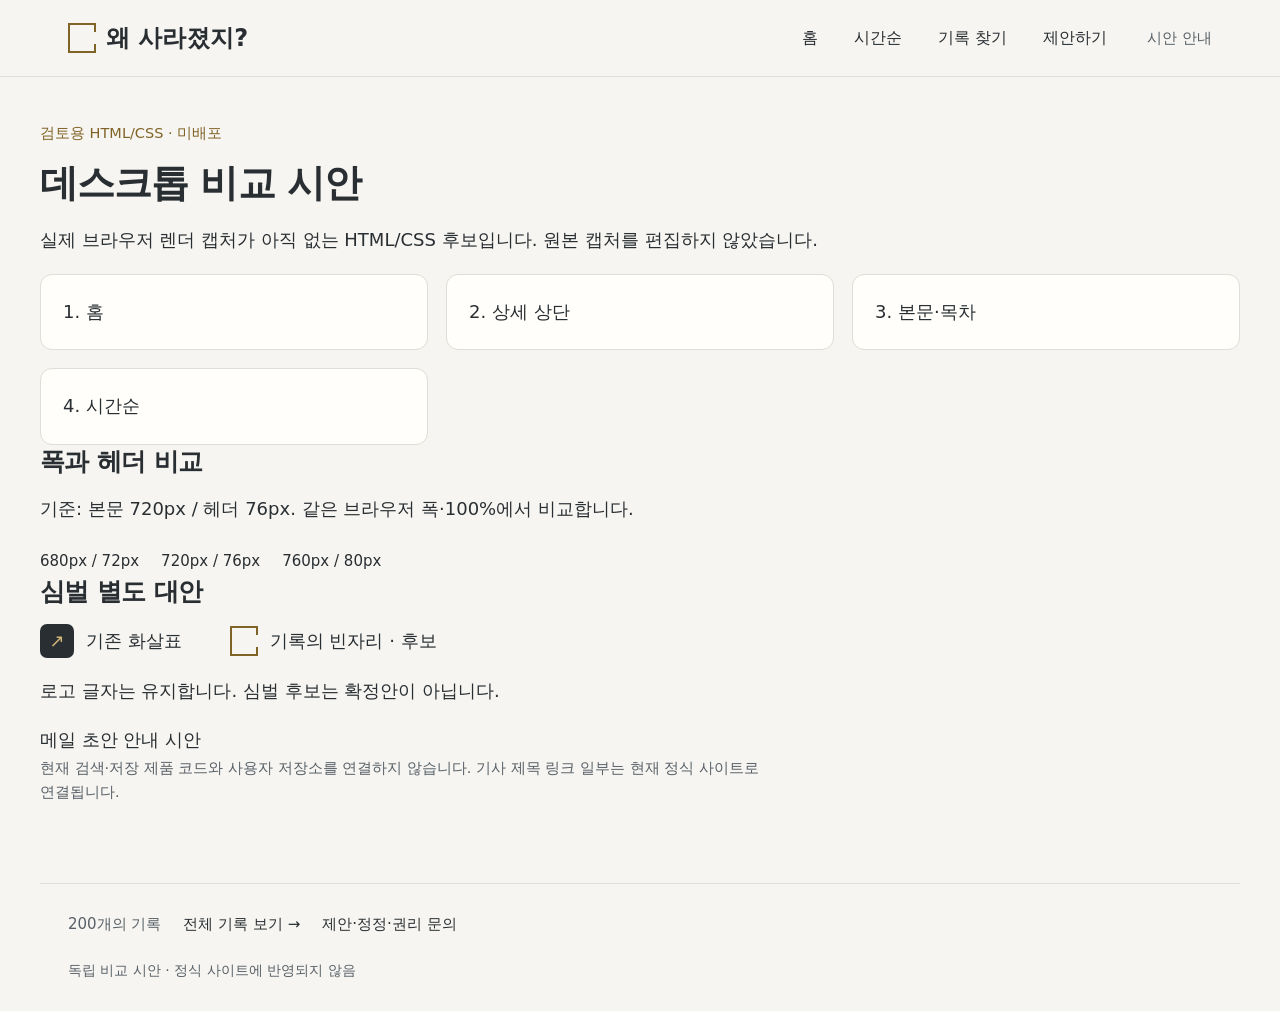
<file: design-review/index.html>
<!doctype html><html lang="ko"><head><meta charset="utf-8"><meta name="viewport" content="width=device-width,initial-scale=1"><meta name="robots" content="noindex,nofollow"><title>비교 시안 안내 · 비교 시안</title><link rel="stylesheet" href="style.css"><script src="prototype.js" defer></script></head><body><a class="skip" href="#main">본문으로</a><header><div class="header-inner"><a class="brand" href="home.html"><span class="void-mark" aria-hidden="true"></span>왜 사라졌지?</a><nav aria-label="주 메뉴"><a href="home.html">홈</a><a href="timeline.html">시간순</a><a href="https://rhtngudwls2-lang.github.io/why-gone-preview/explore/">기록 찾기</a><a href="proposal.html">제안하기</a></nav><a class="minor" href="index.html">시안 안내</a></div></header><main id="main"><div class="wide page-title"><p class="eyebrow">검토용 HTML/CSS · 미배포</p><h1>데스크톱 비교 시안</h1><p>실제 브라우저 렌더 캡처가 아직 없는 HTML/CSS 후보입니다. 원본 캡처를 편집하지 않았습니다.</p><div class="record-grid"><a class="record-card" href="home.html">1. 홈</a><a class="record-card" href="detail.html">2. 상세 상단</a><a class="record-card" href="reading.html">3. 본문·목차</a><a class="record-card" href="timeline.html">4. 시간순</a></div><h2>폭과 헤더 비교</h2><p>기준: 본문 720px / 헤더 76px. 같은 브라우저 폭·100%에서 비교합니다.</p><div class="actions"><a href="reading.html?reading=680&header=72">680px / 72px</a><a href="reading.html?reading=720&header=76">720px / 76px</a><a href="reading.html?reading=760&header=80">760px / 80px</a></div><h2>심벌 별도 대안</h2><div class="logo-options"><p><span class="arrow-mark" aria-hidden="true">↗</span> 기존 화살표</p><p><span class="void-mark" aria-hidden="true"></span> 기록의 빈자리 · 후보</p></div><p>로고 글자는 유지합니다. 심벌 후보는 확정안이 아닙니다.</p><a href="proposal.html">메일 초안 안내 시안</a><p class="minor">현재 검색·저장 제품 코드와 사용자 저장소를 연결하지 않습니다. 기사 제목 링크 일부는 현재 정식 사이트로 연결됩니다.</p></div></main><footer><p>200개의 기록</p><a href="https://rhtngudwls2-lang.github.io/why-gone-preview/explore/">전체 기록 보기 →</a><a href="proposal.html">제안·정정·권리 문의</a><p class="minor">독립 비교 시안 · 정식 사이트에 반영되지 않음</p></footer></body></html>
</file>
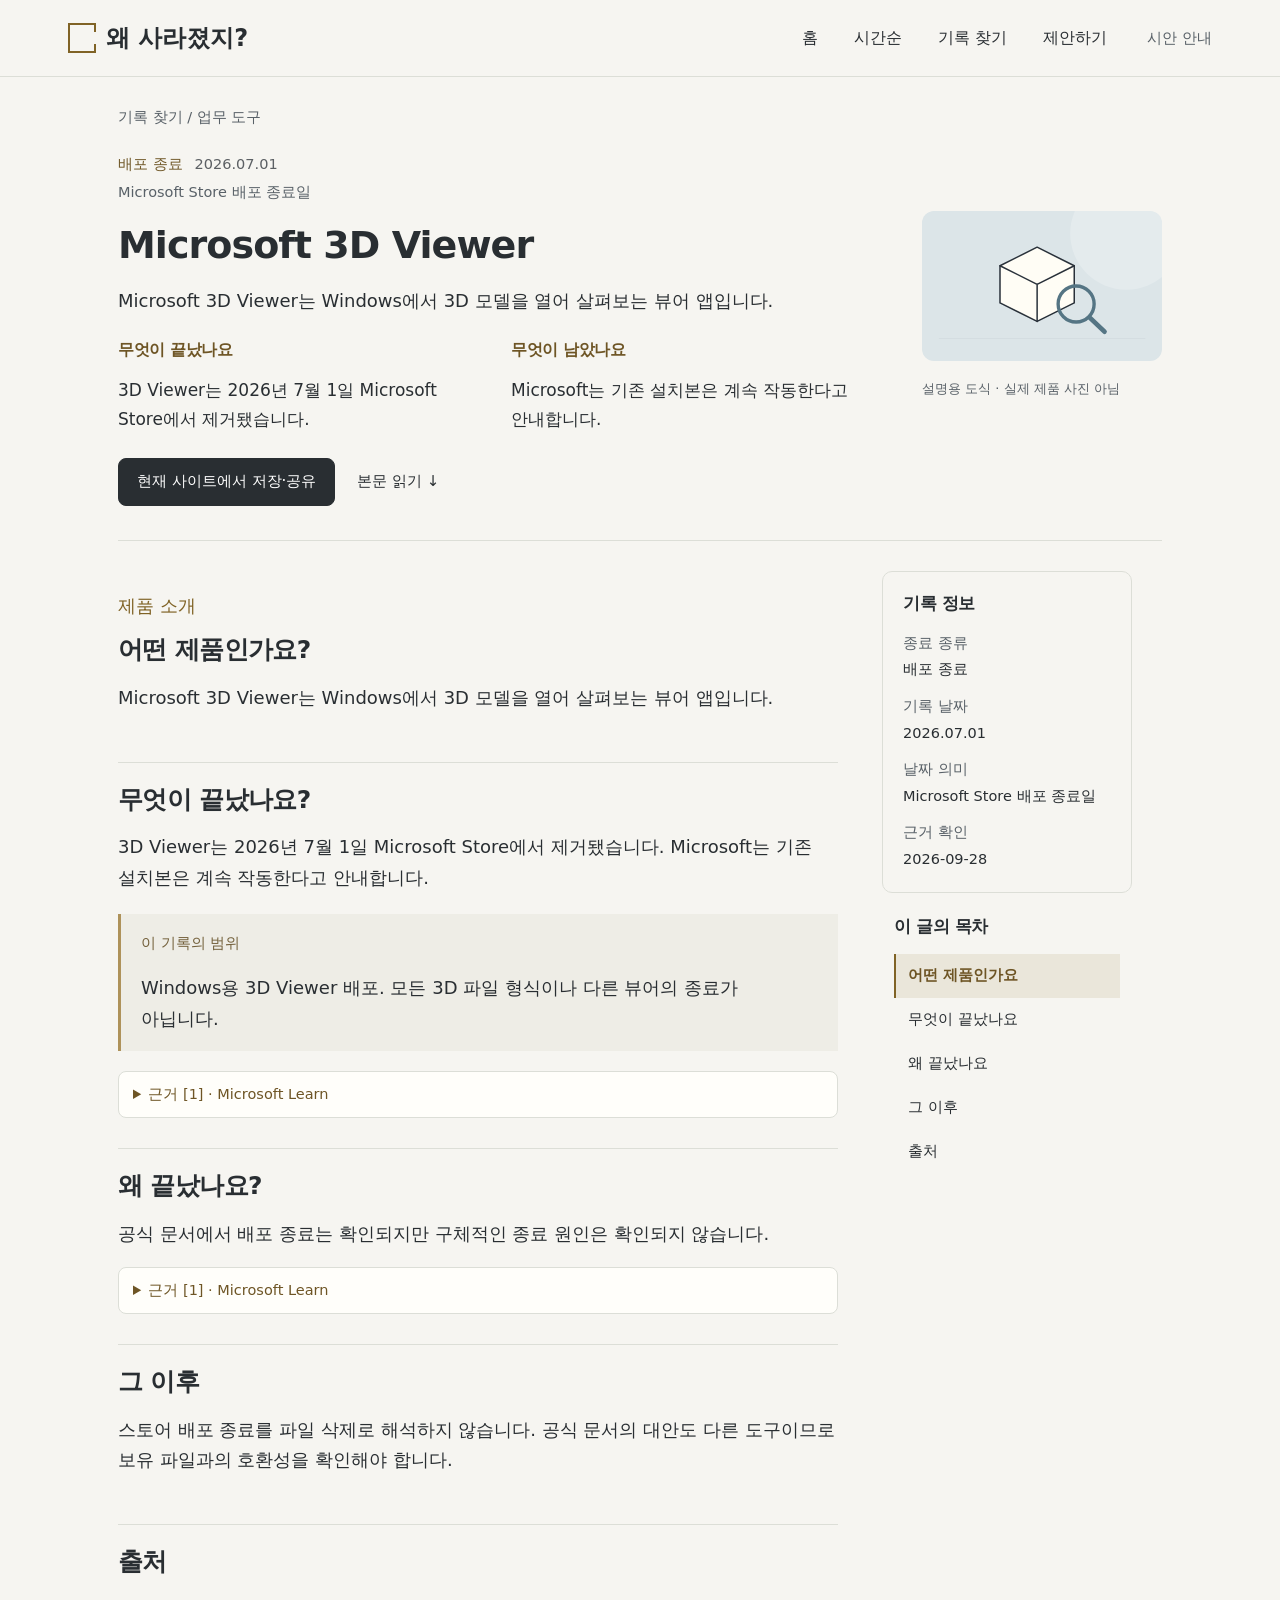
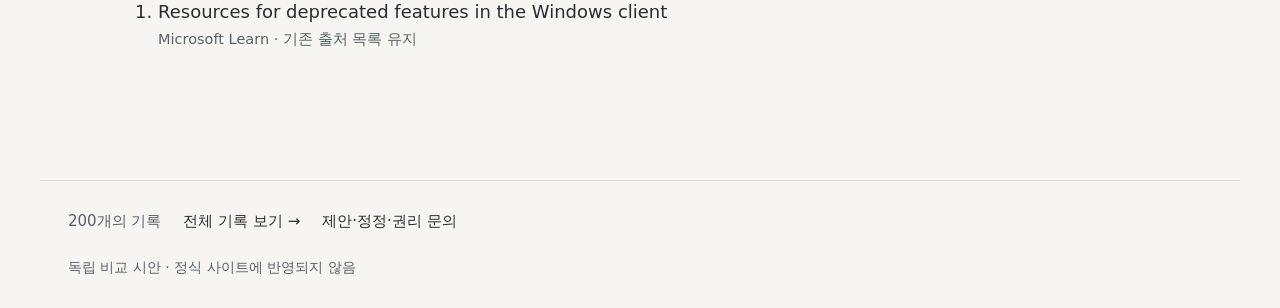
<file: design-review/detail.html>
<!doctype html><html lang="ko"><head><meta charset="utf-8"><meta name="viewport" content="width=device-width,initial-scale=1"><meta name="robots" content="noindex,nofollow"><title>상세 상단 · 비교 시안</title><link rel="stylesheet" href="style.css"><script src="prototype.js" defer></script></head><body><a class="skip" href="#main">본문으로</a><header><div class="header-inner"><a class="brand" href="home.html"><span class="void-mark" aria-hidden="true"></span>왜 사라졌지?</a><nav aria-label="주 메뉴"><a href="home.html">홈</a><a href="timeline.html">시간순</a><a href="https://rhtngudwls2-lang.github.io/why-gone-preview/explore/">기록 찾기</a><a href="proposal.html">제안하기</a></nav><a class="minor" href="index.html">시안 안내</a></div></header><main id="main"><div class="article"><div class="article-top"><div><p class="breadcrumb"><a href="https://rhtngudwls2-lang.github.io/why-gone-preview/explore/">기록 찾기</a> / 업무 도구</p><div class="meta"><span>배포 종료</span><span>2026.07.01</span></div><p class="date-kind">Microsoft Store 배포 종료일</p><h1>Microsoft 3D Viewer</h1><p class="identity">Microsoft 3D Viewer는 Windows에서 3D 모델을 열어 살펴보는 뷰어 앱입니다.</p><div class="outcome"><div><h2>무엇이 끝났나요</h2><p>3D Viewer는 2026년 7월 1일 Microsoft Store에서 제거됐습니다.</p></div><div><h2>무엇이 남았나요</h2><p>Microsoft는 기존 설치본은 계속 작동한다고 안내합니다.</p></div></div><div class="actions"><a class="button" href="https://rhtngudwls2-lang.github.io/why-gone-preview/record/microsoft-3d-viewer/">현재 사이트에서 저장·공유</a><a href="#scope">본문 읽기 ↓</a></div></div><figure><img src="assets/c2-microsoft-3d-viewer.svg" alt="입체 모형과 확대경을 표현한 기존 설명용 도식"><figcaption>설명용 도식 · 실제 제품 사진 아님</figcaption></figure></div><div class="columns"><div class="reading"><section id="intro"><p class="eyebrow">제품 소개</p><h2>어떤 제품인가요?</h2><p>Microsoft 3D Viewer는 Windows에서 3D 모델을 열어 살펴보는 뷰어 앱입니다.</p></section><section id="scope"><h2>무엇이 끝났나요?</h2><p>3D Viewer는 2026년 7월 1일 Microsoft Store에서 제거됐습니다. Microsoft는 기존 설치본은 계속 작동한다고 안내합니다.</p><div class="scope"><p class="minor">이 기록의 범위</p><p>Windows용 3D Viewer 배포. 모든 3D 파일 형식이나 다른 뷰어의 종료가 아닙니다.</p></div><details class="evidence"><summary>근거 [1] · Microsoft Learn</summary><div><p>3D Viewer는 2026년 7월 1일 Microsoft Store에서 제거됐습니다. Microsoft는 기존 설치본은 계속 작동한다고 안내합니다.</p><a href="https://learn.microsoft.com/en-us/windows/whats-new/deprecated-features-resources" target="_blank" rel="noopener">원문 확인 →</a></div></details></section><section id="reason"><h2>왜 끝났나요?</h2><p>공식 문서에서 배포 종료는 확인되지만 구체적인 종료 원인은 확인되지 않습니다.</p><details class="evidence"><summary>근거 [1] · Microsoft Learn</summary><div><p>공식 문서에서 배포 종료는 확인되지만 구체적인 종료 원인은 확인되지 않습니다.</p><a href="https://learn.microsoft.com/en-us/windows/whats-new/deprecated-features-resources" target="_blank" rel="noopener">원문 확인 →</a></div></details></section><section id="after"><h2>그 이후</h2><p>스토어 배포 종료를 파일 삭제로 해석하지 않습니다. 공식 문서의 대안도 다른 도구이므로 보유 파일과의 호환성을 확인해야 합니다.</p></section><section id="sources"><h2>출처</h2><ol><li><a href="https://learn.microsoft.com/en-us/windows/whats-new/deprecated-features-resources" target="_blank" rel="noopener">Resources for deprecated features in the Windows client</a><p class="minor">Microsoft Learn · 기존 출처 목록 유지</p></li></ol></section></div><aside class="sidebar"><section class="info"><h2>기록 정보</h2><dl><dt>종료 종류</dt><dd>배포 종료</dd><dt>기록 날짜</dt><dd>2026.07.01</dd><dt>날짜 의미</dt><dd>Microsoft Store 배포 종료일</dd><dt>근거 확인</dt><dd>2026-09-28</dd></dl></section><nav class="toc" aria-label="이 글의 목차"><h2>이 글의 목차</h2><a href="#intro" aria-current="location">어떤 제품인가요</a><a href="#scope">무엇이 끝났나요</a><a href="#reason">왜 끝났나요</a><a href="#after">그 이후</a><a href="#sources">출처</a></nav></aside></div></div></main><footer><p>200개의 기록</p><a href="https://rhtngudwls2-lang.github.io/why-gone-preview/explore/">전체 기록 보기 →</a><a href="proposal.html">제안·정정·권리 문의</a><p class="minor">독립 비교 시안 · 정식 사이트에 반영되지 않음</p></footer></body></html>
</file>
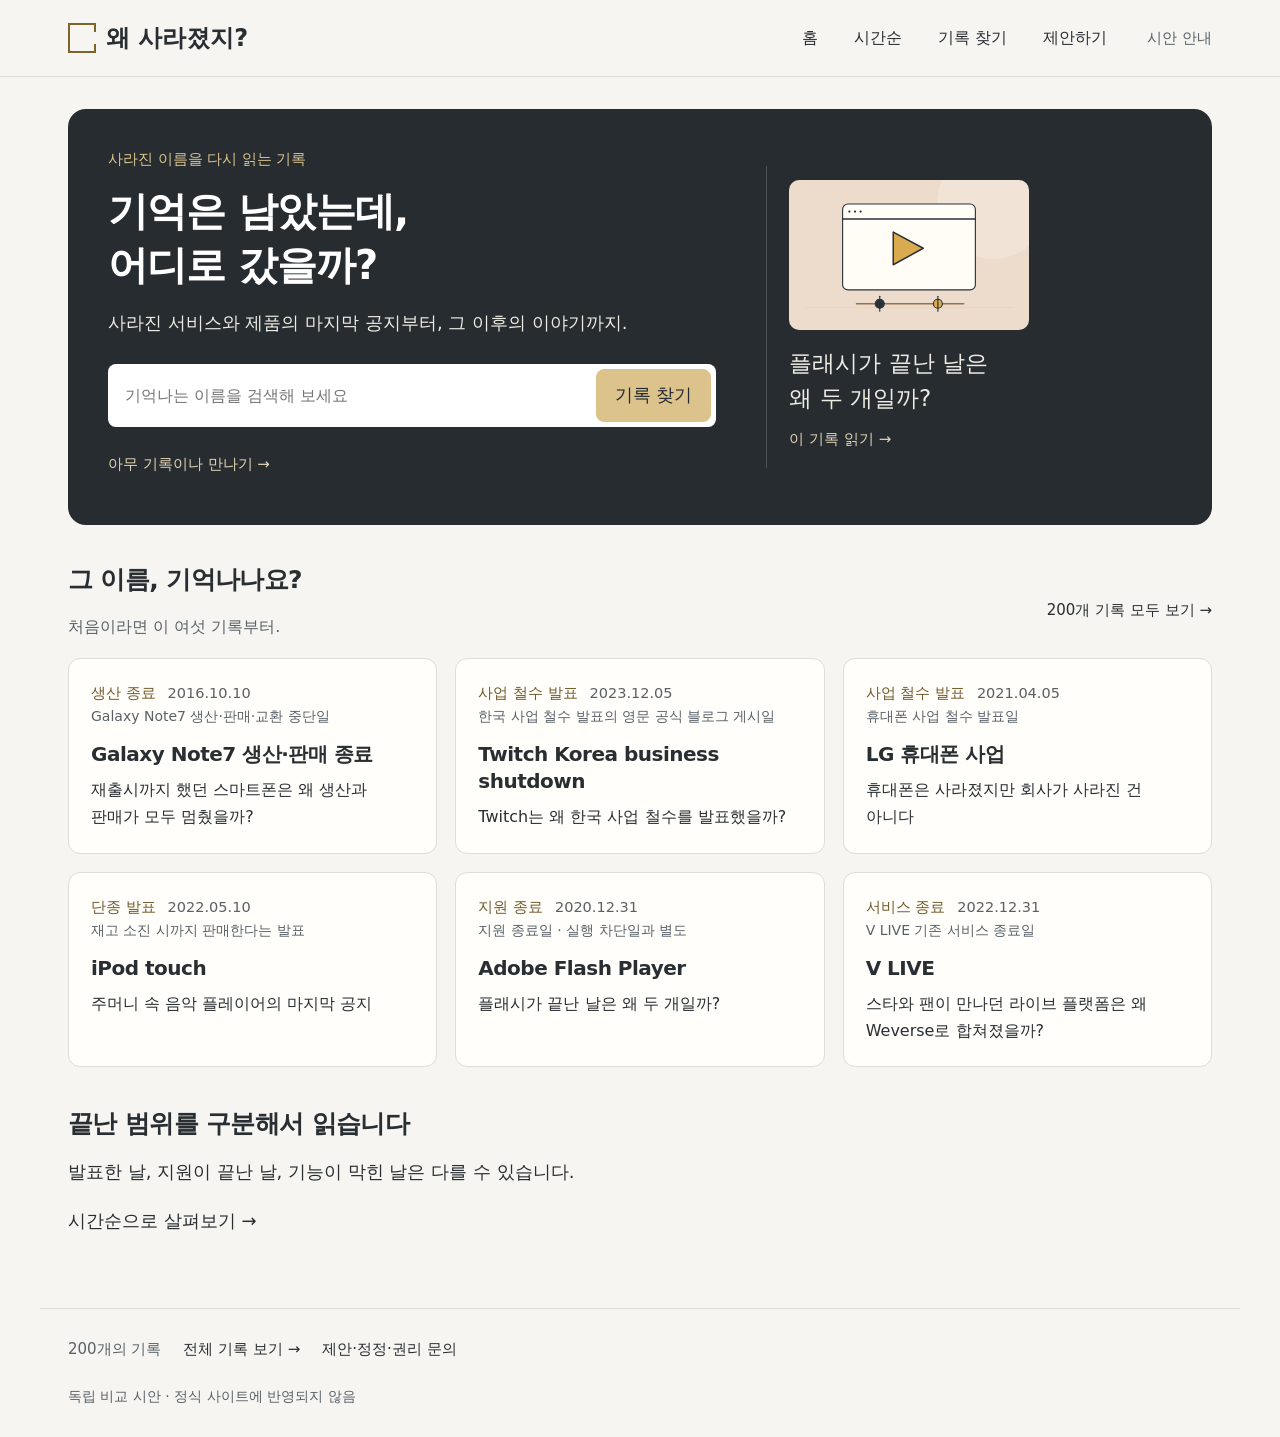
<file: design-review/home.html>
<!doctype html><html lang="ko"><head><meta charset="utf-8"><meta name="viewport" content="width=device-width,initial-scale=1"><meta name="robots" content="noindex,nofollow"><title>홈 · 비교 시안</title><link rel="stylesheet" href="style.css"><script src="prototype.js" defer></script></head><body><a class="skip" href="#main">본문으로</a><header><div class="header-inner"><a class="brand" href="home.html"><span class="void-mark" aria-hidden="true"></span>왜 사라졌지?</a><nav aria-label="주 메뉴"><a href="home.html">홈</a><a href="timeline.html">시간순</a><a href="https://rhtngudwls2-lang.github.io/why-gone-preview/explore/">기록 찾기</a><a href="proposal.html">제안하기</a></nav><a class="minor" href="index.html">시안 안내</a></div></header><main id="main"><div class="wide"><section class="hero"><div><p class="eyebrow">사라진 이름을 다시 읽는 기록</p><h1>기억은 남았는데,<br>어디로 갔을까?</h1><p>사라진 서비스와 제품의 마지막 공지부터, 그 이후의 이야기까지.</p><form action="https://rhtngudwls2-lang.github.io/why-gone-preview/explore/" class="search"><label class="sr-only" for="q">기록 검색</label><input id="q" name="q" placeholder="기억나는 이름을 검색해 보세요"><button>기록 찾기</button></form><button class="hero-link random" data-random-ids="[&quot;skype&quot;, &quot;ipod-touch&quot;, &quot;google-stadia&quot;, &quot;google-reader&quot;, &quot;internet-explorer-11&quot;, &quot;google-cloud-connect&quot;, &quot;lg-mobile-exit&quot;, &quot;adobe-flash-player&quot;, &quot;nintendo-3ds-wiiu-eshop-purchases&quot;, &quot;nintendo-3ds-wiiu-online&quot;, &quot;netflix-dvd&quot;, &quot;paint-3d&quot;, &quot;microsoft-3d-viewer&quot;, &quot;jamboard-55-device&quot;, &quot;naver-post&quot;, &quot;naver-modoo&quot;, &quot;ikea-annual-catalogue&quot;, &quot;boeing-747-final-delivery&quot;, &quot;airbus-a380-final-delivery&quot;, &quot;vw-beetle-2019&quot;, &quot;tab-cola-2020&quot;, &quot;nintendo-miiverse&quot;, &quot;google-chromecast-production-end&quot;, &quot;amazon-halo&quot;, &quot;xbox-360-store-purchases&quot;, &quot;microsoft-wordpad&quot;, &quot;google-hangouts&quot;, &quot;microsoft-cortana-windows-app&quot;, &quot;windows-mixed-reality&quot;, &quot;wii-shop-channel-purchases&quot;, &quot;amazon-chime&quot;, &quot;firebase-dynamic-links&quot;, &quot;firefox-lockwise&quot;, &quot;google-cloud-print&quot;, &quot;google-jamboard-app&quot;, &quot;google-optimize&quot;, &quot;microsoft-kaizala&quot;, &quot;mozilla-pocket&quot;, &quot;playstation-vue&quot;, &quot;windows-10-support&quot;, &quot;youtube-stories&quot;, &quot;adobe-shockwave-player&quot;, &quot;google-allo&quot;, &quot;google-play-music&quot;, &quot;google-plus-consumer&quot;, &quot;groove-music-pass-streaming&quot;, &quot;microsoft-mixer&quot;, &quot;naver-office&quot;, &quot;v-live&quot;, &quot;amazon-linux-ami-1&quot;, &quot;classic-google-sites-personal&quot;, &quot;firefox-notes&quot;, &quot;firefox-send&quot;, &quot;google-currents&quot;, &quot;google-expeditions&quot;, &quot;microsoft-silverlight&quot;, &quot;visual-studio-for-mac&quot;, &quot;xamarin&quot;, &quot;boeing-757-production-end&quot;, &quot;caramac-2023-discontinuation&quot;, &quot;chevrolet-camaro-sixth-generation&quot;, &quot;concorde-commercial-service&quot;, &quot;daum-cloud&quot;, &quot;google-dropcam-support&quot;, &quot;google-nest-secure-support&quot;, &quot;google-onhub-support&quot;, &quot;naver-opencast&quot;, &quot;junior-naver&quot;, &quot;naver-audioclip&quot;, &quot;naver-serieson-product-sales&quot;, &quot;clova-clock-support&quot;, &quot;galaxy-note7-sales&quot;, &quot;playstation-communities&quot;, &quot;volvo-cars-diesel-production&quot;, &quot;ford-model-t-production&quot;, &quot;nestle-breakaway&quot;, &quot;msdn-magazine-publication&quot;, &quot;google-glass-enterprise-edition&quot;, &quot;super-mario-bros-35-service&quot;, &quot;argos-catalogue-print&quot;, &quot;audi-tt-production&quot;, &quot;yellow-pages-print-directory&quot;, &quot;coca-cola-odwalla-juice-business&quot;, &quot;coca-cola-orange-vanilla-discontinuation&quot;, &quot;nestle-yorkie-biscuit-discontinuation&quot;, &quot;microsoft-hololens-2-production&quot;, &quot;dodge-charger-challenger-hemi-current-production&quot;, &quot;twitch-korea-business-shutdown&quot;, &quot;daum-blog-shutdown&quot;, &quot;panasonic-plasma-tv-production-end&quot;, &quot;toshiba-hd-dvd-business-end&quot;, &quot;sony-betamax-videocassette-shipment-end&quot;, &quot;toyota-mark-x-production-end&quot;, &quot;honda-s660-production-end&quot;, &quot;nissan-r35-gt-r-production-end&quot;, &quot;mitsubishi-pajero-japan-production-end&quot;, &quot;airbus-a340-programme-end&quot;, &quot;kodak-kodachrome-film-discontinuation&quot;, &quot;windows-phone-81-support-end&quot;, &quot;fujifilm-fp-100c-discontinuation-announcement&quot;, &quot;lego-mindstorms-retail-line-discontinuation&quot;, &quot;blackberry-legacy-device-services-end&quot;, &quot;google-fusion-tables-service-end&quot;, &quot;google-poly-service-end&quot;, &quot;google-code-project-hosting-end&quot;, &quot;google-desktop-support-end-announcement&quot;, &quot;windows-vista-extended-support-end&quot;, &quot;windows-7-extended-support-end&quot;, &quot;windows-81-extended-support-end&quot;, &quot;office-2010-support-end&quot;, &quot;office-2013-support-end&quot;, &quot;naver-software-retirement-announcement&quot;, &quot;daum-mypeople-retirement-announcement&quot;, &quot;daum-view-retirement-announcement&quot;, &quot;daum-agora-retirement-announcement&quot;, &quot;naver-me-selected-subscriptions-end&quot;, &quot;google-pixel-pass-new-subscriptions-end&quot;, &quot;logitech-harmony-remote-production-stop-announcement&quot;, &quot;spotify-car-thing-official-operation-end&quot;, &quot;original-pebble-hardware-operations-end&quot;, &quot;logitech-harmony-legacy-remote-software-end&quot;, &quot;nasa-opportunity-mission-end&quot;, &quot;nasa-spirit-mission-end&quot;, &quot;nasa-cassini-mission-end&quot;, &quot;nasa-kepler-telescope-retirement&quot;, &quot;nasa-spitzer-telescope-mission-end&quot;, &quot;nasa-galileo-jupiter-mission-end&quot;, &quot;nasa-messenger-mercury-mission-end&quot;, &quot;nasa-space-shuttle-flight-programme-retirement&quot;, &quot;nasa-dawn-mission-end&quot;, &quot;nasa-dlr-sofia-science-operations-end&quot;, &quot;kindle-vella-serial-service-end&quot;, &quot;adobe-muse-technical-support-end&quot;, &quot;azure-kinect-dk-production-end-announcement&quot;, &quot;google-daydream-vr-support-end-notice&quot;, &quot;adobe-photoshop-camera-official-support-end&quot;, &quot;xbox-live-gold-subscription-core-transition&quot;, &quot;bethesda-net-launcher-game-launch-end&quot;, &quot;playstation-now-standalone-subscription-integration&quot;, &quot;steam-greenlight-new-submissions-voting-end&quot;, &quot;nintendo-miitomo-smartphone-service-end&quot;, &quot;boeing-717-final-deliveries&quot;, &quot;nintendo-dsi-shop-new-purchases-end&quot;, &quot;lilt-gb-brand-transition-to-fanta&quot;, &quot;segway-pt-us-production-end-announcement&quot;, &quot;rms-queen-mary-original-atlantic-liner-retirement&quot;, &quot;windows-essentials-2012-support-download-end&quot;, &quot;google-cloud-iot-core-service-end&quot;, &quot;google-domains-registration-business-transfer&quot;, &quot;google-play-newsstand-integration-announcement&quot;, &quot;firefox-amazon-fire-tv-echo-show-support-end&quot;, &quot;sony-original-aibo-production-end-decision&quot;, &quot;nikon-dl-camera-series-launch-cancellation&quot;, &quot;boston-dynamics-hydraulic-atlas-retirement-announcement&quot;, &quot;greyhound-canada-domestic-services-permanent-close&quot;, &quot;london-routemaster-standard-service-withdrawal&quot;, &quot;my-coke-rewards-us-point-program-end&quot;, &quot;wikipedia-zero-mobile-partnership-program-end&quot;, &quot;lego-dimensions-new-expansion-pack-production-end&quot;, &quot;britannica-classic-multivolume-print-publication-end&quot;, &quot;coca-cola-life-uk-market-exit-announcement&quot;, &quot;nintendo-wifi-connection-wii-ds-online-functions-end&quot;, &quot;google-cloud-debugger-service-end&quot;, &quot;google-mobile-friendly-test-tool-end&quot;, &quot;amazon-workdocs-service-end&quot;, &quot;windows-10-homegroup-feature-removal-version-1803&quot;, &quot;amazon-sumerian-managed-service-end&quot;, &quot;amazon-qldb-ledger-database-service-end&quot;, &quot;amazon-nimble-studio-managed-service-end&quot;, &quot;amazon-worklink-mobile-web-access-service-end&quot;, &quot;amazon-lookout-for-metrics-service-end&quot;, &quot;club-nintendo-north-america-rewards-program-end&quot;, &quot;audi-r8-road-car-production-end&quot;, &quot;boeing-c17-long-beach-aircraft-production-end&quot;, &quot;paris-autolib-electric-car-sharing-service-end&quot;, &quot;gm-pontiac-brand-wind-down-completion&quot;, &quot;google-orkut-social-network-service-end&quot;, &quot;playstation-home-ps3-online-platform-end&quot;, &quot;windows-live-spaces-wordpress-transition-announcement&quot;, &quot;jet-original-regular-print-digital-transition-announcement&quot;, &quot;kodak-ektachrome-original-100d-motion-film-discontinuation&quot;, &quot;bmw-i3-original-production-end&quot;, &quot;bmw-i8-production-end&quot;, &quot;boeing-727-final-delivery&quot;, &quot;mcdonnell-douglas-md80-final-delivery&quot;, &quot;canon-eos1v-japan-sales-end-announcement&quot;, &quot;sony-hi-md-mzrh1-japan-shipment-end-announcement&quot;, &quot;dc-vertigo-original-imprint-retirement-announcement-2019&quot;, &quot;nintendo-dragalia-lost-service-end&quot;, &quot;pokemon-comaster-japan-service-end-announcement&quot;, &quot;animal-crossing-pocket-camp-original-online-service-end&quot;, &quot;microsoft-xbox360-hardware-manufacturing-stop-decision&quot;, &quot;sega-dreamcast-manufacturing-withdrawal-announcement&quot;, &quot;life-original-weekly-magazine-publication-end&quot;, &quot;pioneer-laserdisc-player-production-end&quot;, &quot;google-inbox-by-gmail-retirement-announcement&quot;, &quot;google-wave-standalone-development-end-announcement&quot;, &quot;netscape-browser-development-support-end-announcement&quot;, &quot;apple-newton-further-development-end-announcement&quot;, &quot;ford-falcon-australian-manufacturing-end&quot;]">아무 기록이나 만나기 →</button></div><aside class="featured"><img src="assets/c2-adobe-flash-player.svg" alt="Flash 설명용 도식"><p>플래시가 끝난 날은<br>왜 두 개일까?</p><a href="https://rhtngudwls2-lang.github.io/why-gone-preview/record/adobe-flash-player/">이 기록 읽기 →</a></aside></section><section><div class="section-head"><div><h2>그 이름, 기억나나요?</h2><p>처음이라면 이 여섯 기록부터.</p></div><a href="https://rhtngudwls2-lang.github.io/why-gone-preview/explore/">200개 기록 모두 보기 →</a></div><div class="record-grid"><article class="record-card"><div class="meta"><span>생산 종료</span><span>2016.10.10</span></div><p class="date-kind">Galaxy Note7 생산·판매·교환 중단일</p><h3><a href="https://rhtngudwls2-lang.github.io/why-gone-preview/record/galaxy-note7-sales/">Galaxy Note7 생산·판매 종료</a></h3><p>재출시까지 했던 스마트폰은 왜 생산과 판매가 모두 멈췄을까?</p></article><article class="record-card"><div class="meta"><span>사업 철수 발표</span><span>2023.12.05</span></div><p class="date-kind">한국 사업 철수 발표의 영문 공식 블로그 게시일</p><h3><a href="https://rhtngudwls2-lang.github.io/why-gone-preview/record/twitch-korea-business-shutdown/">Twitch Korea business shutdown</a></h3><p>Twitch는 왜 한국 사업 철수를 발표했을까?</p></article><article class="record-card"><div class="meta"><span>사업 철수 발표</span><span>2021.04.05</span></div><p class="date-kind">휴대폰 사업 철수 발표일</p><h3><a href="https://rhtngudwls2-lang.github.io/why-gone-preview/record/lg-mobile-exit/">LG 휴대폰 사업</a></h3><p>휴대폰은 사라졌지만 회사가 사라진 건 아니다</p></article><article class="record-card"><div class="meta"><span>단종 발표</span><span>2022.05.10</span></div><p class="date-kind">재고 소진 시까지 판매한다는 발표</p><h3><a href="https://rhtngudwls2-lang.github.io/why-gone-preview/record/ipod-touch/">iPod touch</a></h3><p>주머니 속 음악 플레이어의 마지막 공지</p></article><article class="record-card"><div class="meta"><span>지원 종료</span><span>2020.12.31</span></div><p class="date-kind">지원 종료일 · 실행 차단일과 별도</p><h3><a href="https://rhtngudwls2-lang.github.io/why-gone-preview/record/adobe-flash-player/">Adobe Flash Player</a></h3><p>플래시가 끝난 날은 왜 두 개일까?</p></article><article class="record-card"><div class="meta"><span>서비스 종료</span><span>2022.12.31</span></div><p class="date-kind">V LIVE 기존 서비스 종료일</p><h3><a href="https://rhtngudwls2-lang.github.io/why-gone-preview/record/v-live/">V LIVE</a></h3><p>스타와 팬이 만나던 라이브 플랫폼은 왜 Weverse로 합쳐졌을까?</p></article></div></section><section class="intro"><h2>끝난 범위를 구분해서 읽습니다</h2><p>발표한 날, 지원이 끝난 날, 기능이 막힌 날은 다를 수 있습니다.</p><a href="timeline.html">시간순으로 살펴보기 →</a></section></div></main><footer><p>200개의 기록</p><a href="https://rhtngudwls2-lang.github.io/why-gone-preview/explore/">전체 기록 보기 →</a><a href="proposal.html">제안·정정·권리 문의</a><p class="minor">독립 비교 시안 · 정식 사이트에 반영되지 않음</p></footer></body></html>
</file>
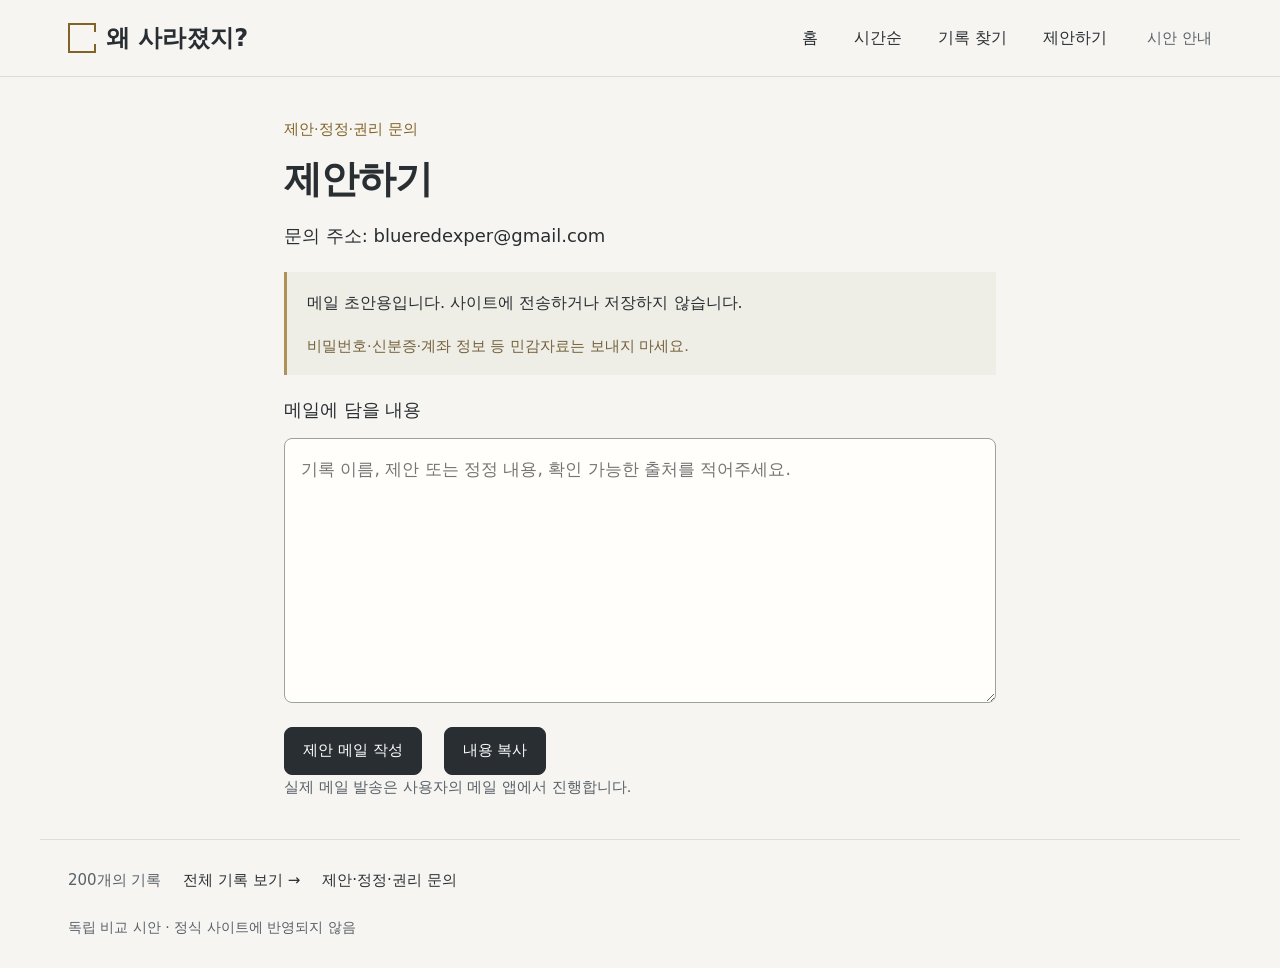
<file: design-review/proposal.html>
<!doctype html><html lang="ko"><head><meta charset="utf-8"><meta name="viewport" content="width=device-width,initial-scale=1"><meta name="robots" content="noindex,nofollow"><title>제안하기 · 비교 시안</title><link rel="stylesheet" href="style.css"><script src="prototype.js" defer></script></head><body><a class="skip" href="#main">본문으로</a><header><div class="header-inner"><a class="brand" href="home.html"><span class="void-mark" aria-hidden="true"></span>왜 사라졌지?</a><nav aria-label="주 메뉴"><a href="home.html">홈</a><a href="timeline.html">시간순</a><a href="https://rhtngudwls2-lang.github.io/why-gone-preview/explore/">기록 찾기</a><a href="proposal.html">제안하기</a></nav><a class="minor" href="index.html">시안 안내</a></div></header><main id="main"><div class="mail"><p class="eyebrow">제안·정정·권리 문의</p><h1>제안하기</h1><p>문의 주소: <a href="mailto:blueredexper@gmail.com">blueredexper@gmail.com</a></p><div class="scope"><p>메일 초안용입니다. 사이트에 전송하거나 저장하지 않습니다.</p><p class="minor">비밀번호·신분증·계좌 정보 등 민감자료는 보내지 마세요.</p></div><label for="draft">메일에 담을 내용</label><textarea id="draft" rows="8" placeholder="기록 이름, 제안 또는 정정 내용, 확인 가능한 출처를 적어주세요."></textarea><div class="actions"><a id="mail-link" class="button" href="mailto:blueredexper@gmail.com?subject=왜%20사라졌지%20제안">제안 메일 작성</a><button id="copy-draft">내용 복사</button></div><p id="copy-status" role="status" class="minor">실제 메일 발송은 사용자의 메일 앱에서 진행합니다.</p></div></main><footer><p>200개의 기록</p><a href="https://rhtngudwls2-lang.github.io/why-gone-preview/explore/">전체 기록 보기 →</a><a href="proposal.html">제안·정정·권리 문의</a><p class="minor">독립 비교 시안 · 정식 사이트에 반영되지 않음</p></footer></body></html>
</file>
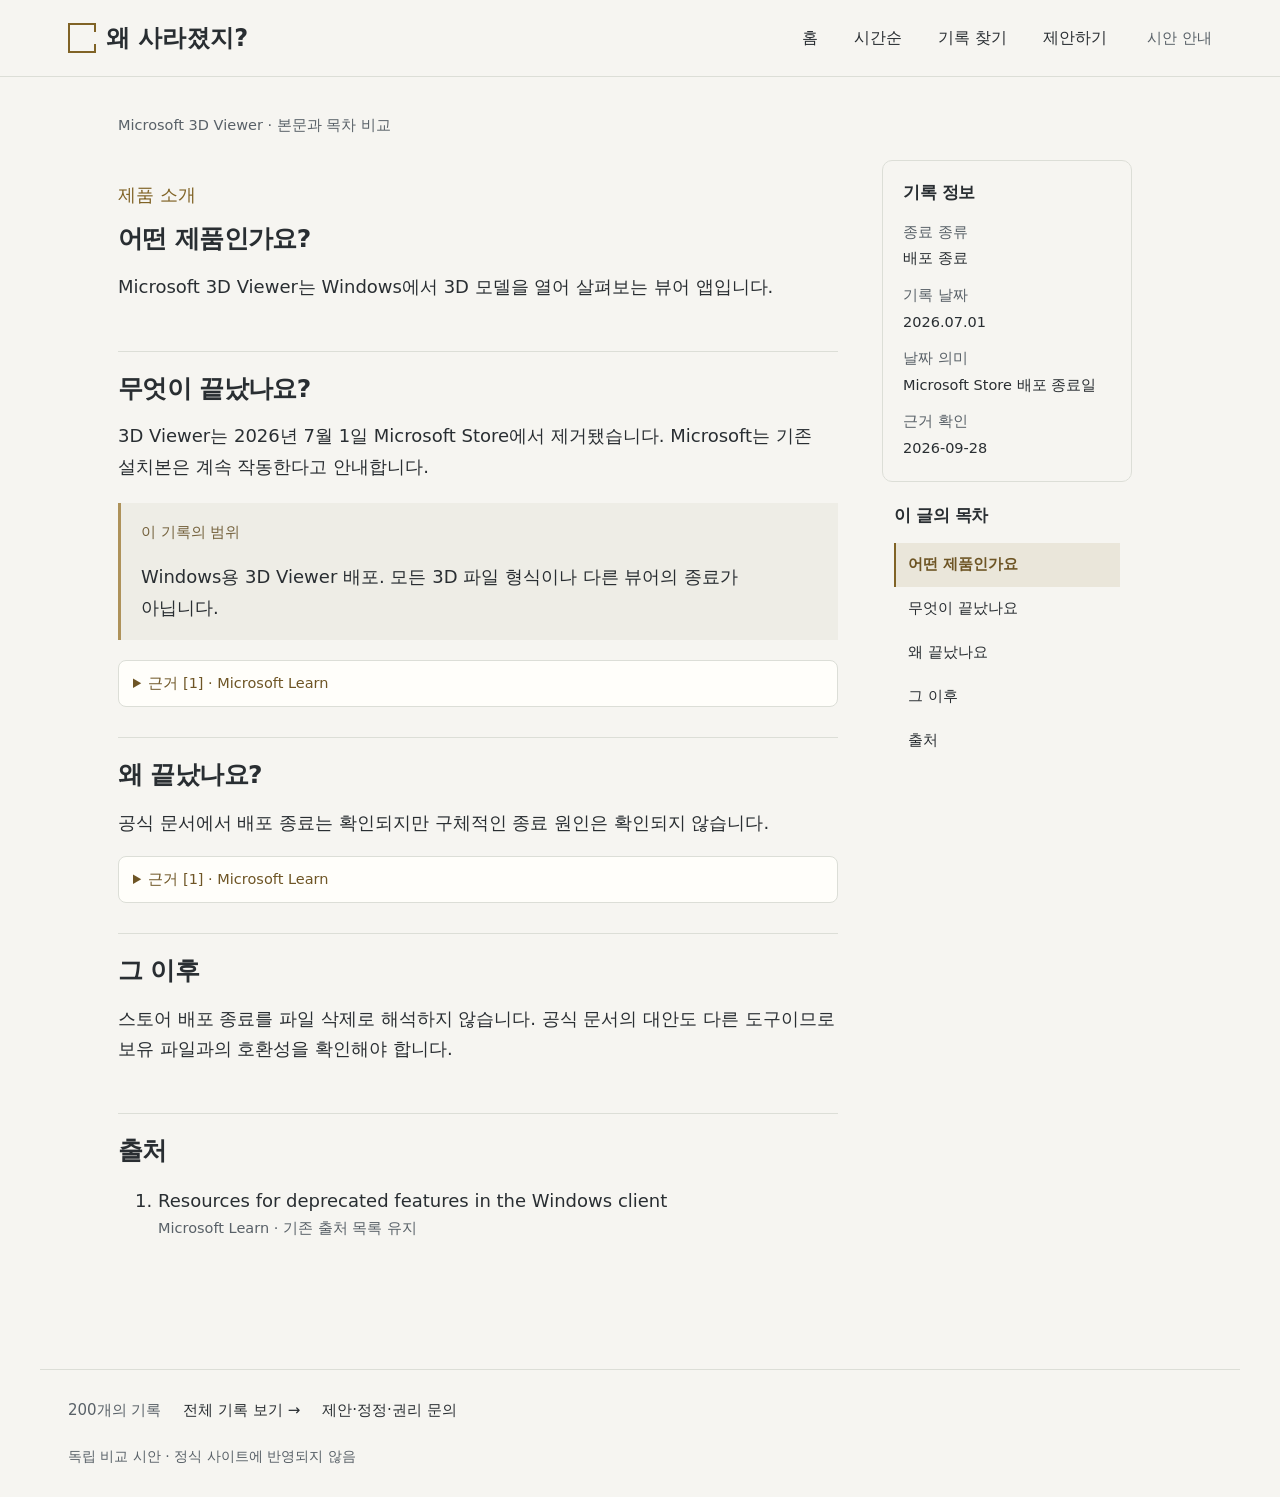
<file: design-review/reading.html>
<!doctype html><html lang="ko"><head><meta charset="utf-8"><meta name="viewport" content="width=device-width,initial-scale=1"><meta name="robots" content="noindex,nofollow"><title>본문과 목차 · 비교 시안</title><link rel="stylesheet" href="style.css"><script src="prototype.js" defer></script></head><body><a class="skip" href="#main">본문으로</a><header><div class="header-inner"><a class="brand" href="home.html"><span class="void-mark" aria-hidden="true"></span>왜 사라졌지?</a><nav aria-label="주 메뉴"><a href="home.html">홈</a><a href="timeline.html">시간순</a><a href="https://rhtngudwls2-lang.github.io/why-gone-preview/explore/">기록 찾기</a><a href="proposal.html">제안하기</a></nav><a class="minor" href="index.html">시안 안내</a></div></header><main id="main"><div class="article reading-start"><p class="breadcrumb">Microsoft 3D Viewer · 본문과 목차 비교</p><div class="columns"><div class="reading"><section id="intro"><p class="eyebrow">제품 소개</p><h2>어떤 제품인가요?</h2><p>Microsoft 3D Viewer는 Windows에서 3D 모델을 열어 살펴보는 뷰어 앱입니다.</p></section><section id="scope"><h2>무엇이 끝났나요?</h2><p>3D Viewer는 2026년 7월 1일 Microsoft Store에서 제거됐습니다. Microsoft는 기존 설치본은 계속 작동한다고 안내합니다.</p><div class="scope"><p class="minor">이 기록의 범위</p><p>Windows용 3D Viewer 배포. 모든 3D 파일 형식이나 다른 뷰어의 종료가 아닙니다.</p></div><details class="evidence"><summary>근거 [1] · Microsoft Learn</summary><div><p>3D Viewer는 2026년 7월 1일 Microsoft Store에서 제거됐습니다. Microsoft는 기존 설치본은 계속 작동한다고 안내합니다.</p><a href="https://learn.microsoft.com/en-us/windows/whats-new/deprecated-features-resources" target="_blank" rel="noopener">원문 확인 →</a></div></details></section><section id="reason"><h2>왜 끝났나요?</h2><p>공식 문서에서 배포 종료는 확인되지만 구체적인 종료 원인은 확인되지 않습니다.</p><details class="evidence"><summary>근거 [1] · Microsoft Learn</summary><div><p>공식 문서에서 배포 종료는 확인되지만 구체적인 종료 원인은 확인되지 않습니다.</p><a href="https://learn.microsoft.com/en-us/windows/whats-new/deprecated-features-resources" target="_blank" rel="noopener">원문 확인 →</a></div></details></section><section id="after"><h2>그 이후</h2><p>스토어 배포 종료를 파일 삭제로 해석하지 않습니다. 공식 문서의 대안도 다른 도구이므로 보유 파일과의 호환성을 확인해야 합니다.</p></section><section id="sources"><h2>출처</h2><ol><li><a href="https://learn.microsoft.com/en-us/windows/whats-new/deprecated-features-resources" target="_blank" rel="noopener">Resources for deprecated features in the Windows client</a><p class="minor">Microsoft Learn · 기존 출처 목록 유지</p></li></ol></section></div><aside class="sidebar"><section class="info"><h2>기록 정보</h2><dl><dt>종료 종류</dt><dd>배포 종료</dd><dt>기록 날짜</dt><dd>2026.07.01</dd><dt>날짜 의미</dt><dd>Microsoft Store 배포 종료일</dd><dt>근거 확인</dt><dd>2026-09-28</dd></dl></section><nav class="toc" aria-label="이 글의 목차"><h2>이 글의 목차</h2><a href="#intro" aria-current="location">어떤 제품인가요</a><a href="#scope">무엇이 끝났나요</a><a href="#reason">왜 끝났나요</a><a href="#after">그 이후</a><a href="#sources">출처</a></nav></aside></div></div></main><footer><p>200개의 기록</p><a href="https://rhtngudwls2-lang.github.io/why-gone-preview/explore/">전체 기록 보기 →</a><a href="proposal.html">제안·정정·권리 문의</a><p class="minor">독립 비교 시안 · 정식 사이트에 반영되지 않음</p></footer></body></html>
</file>
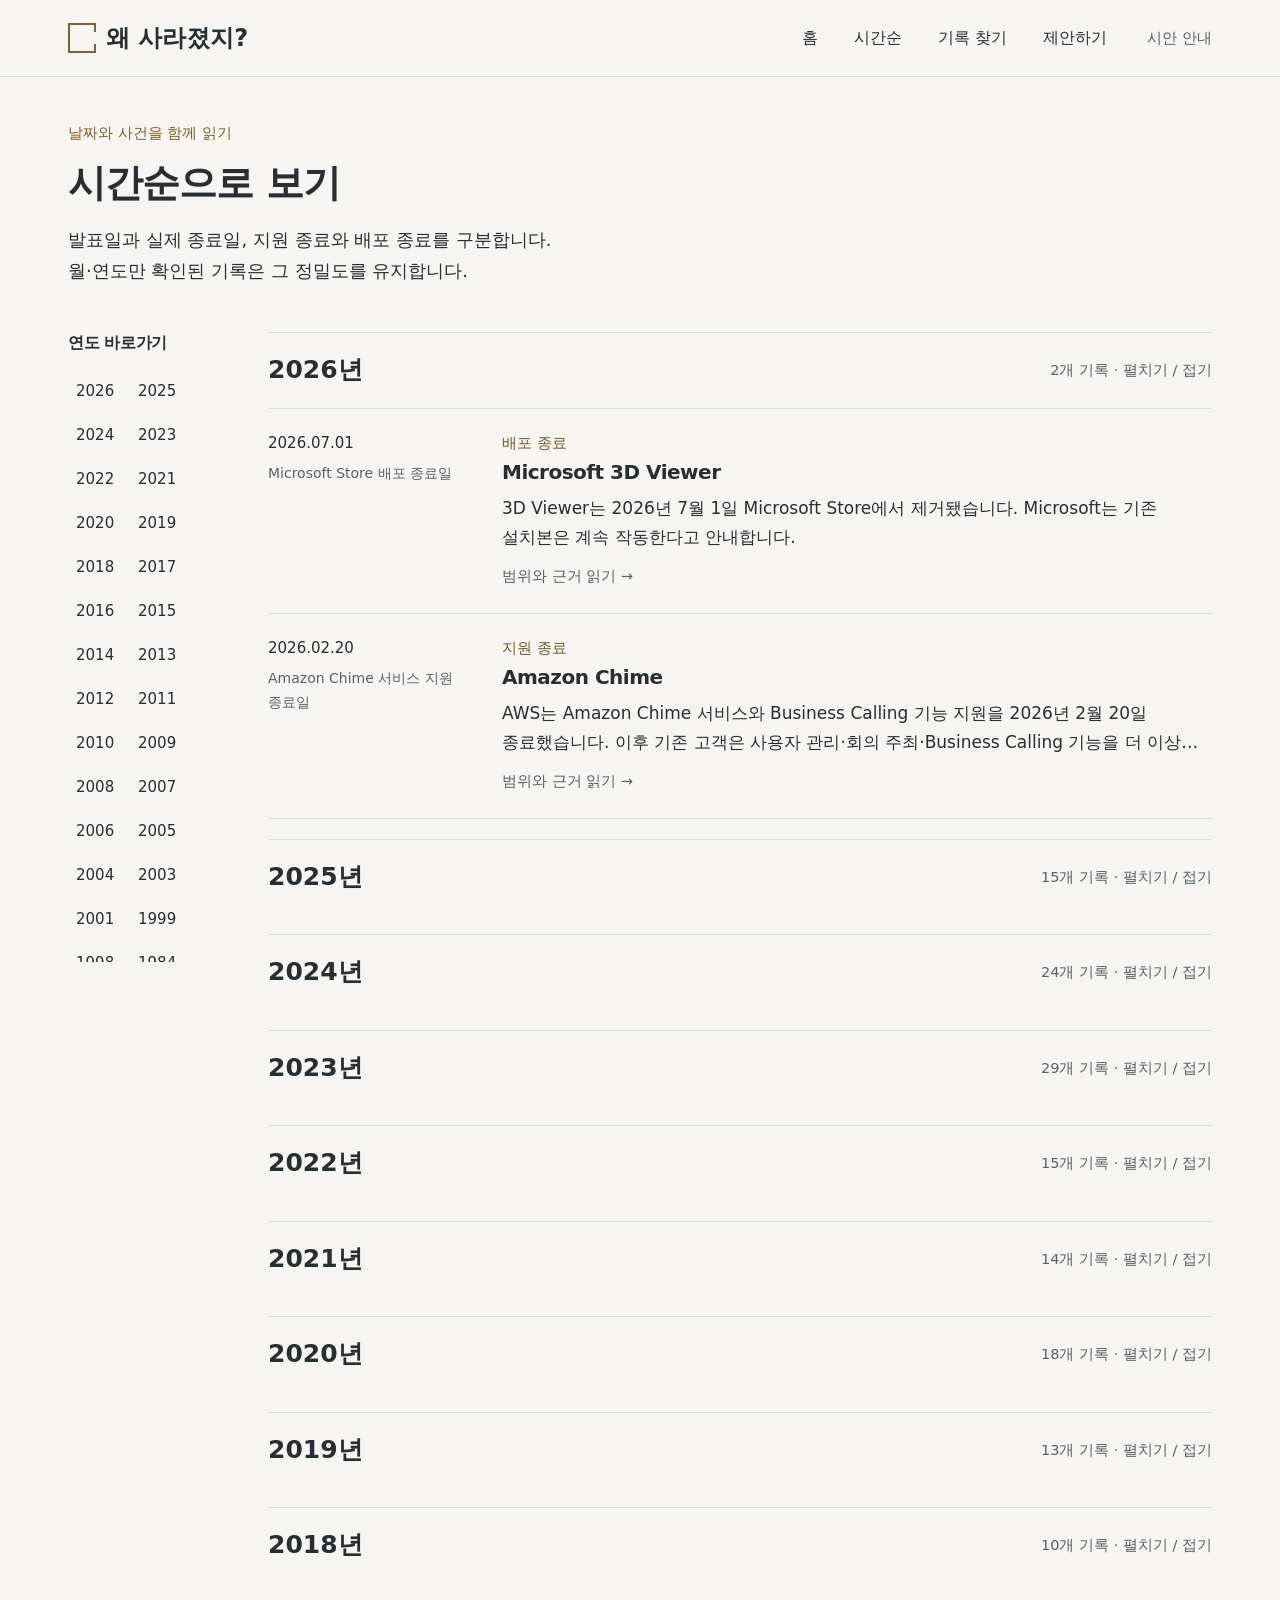
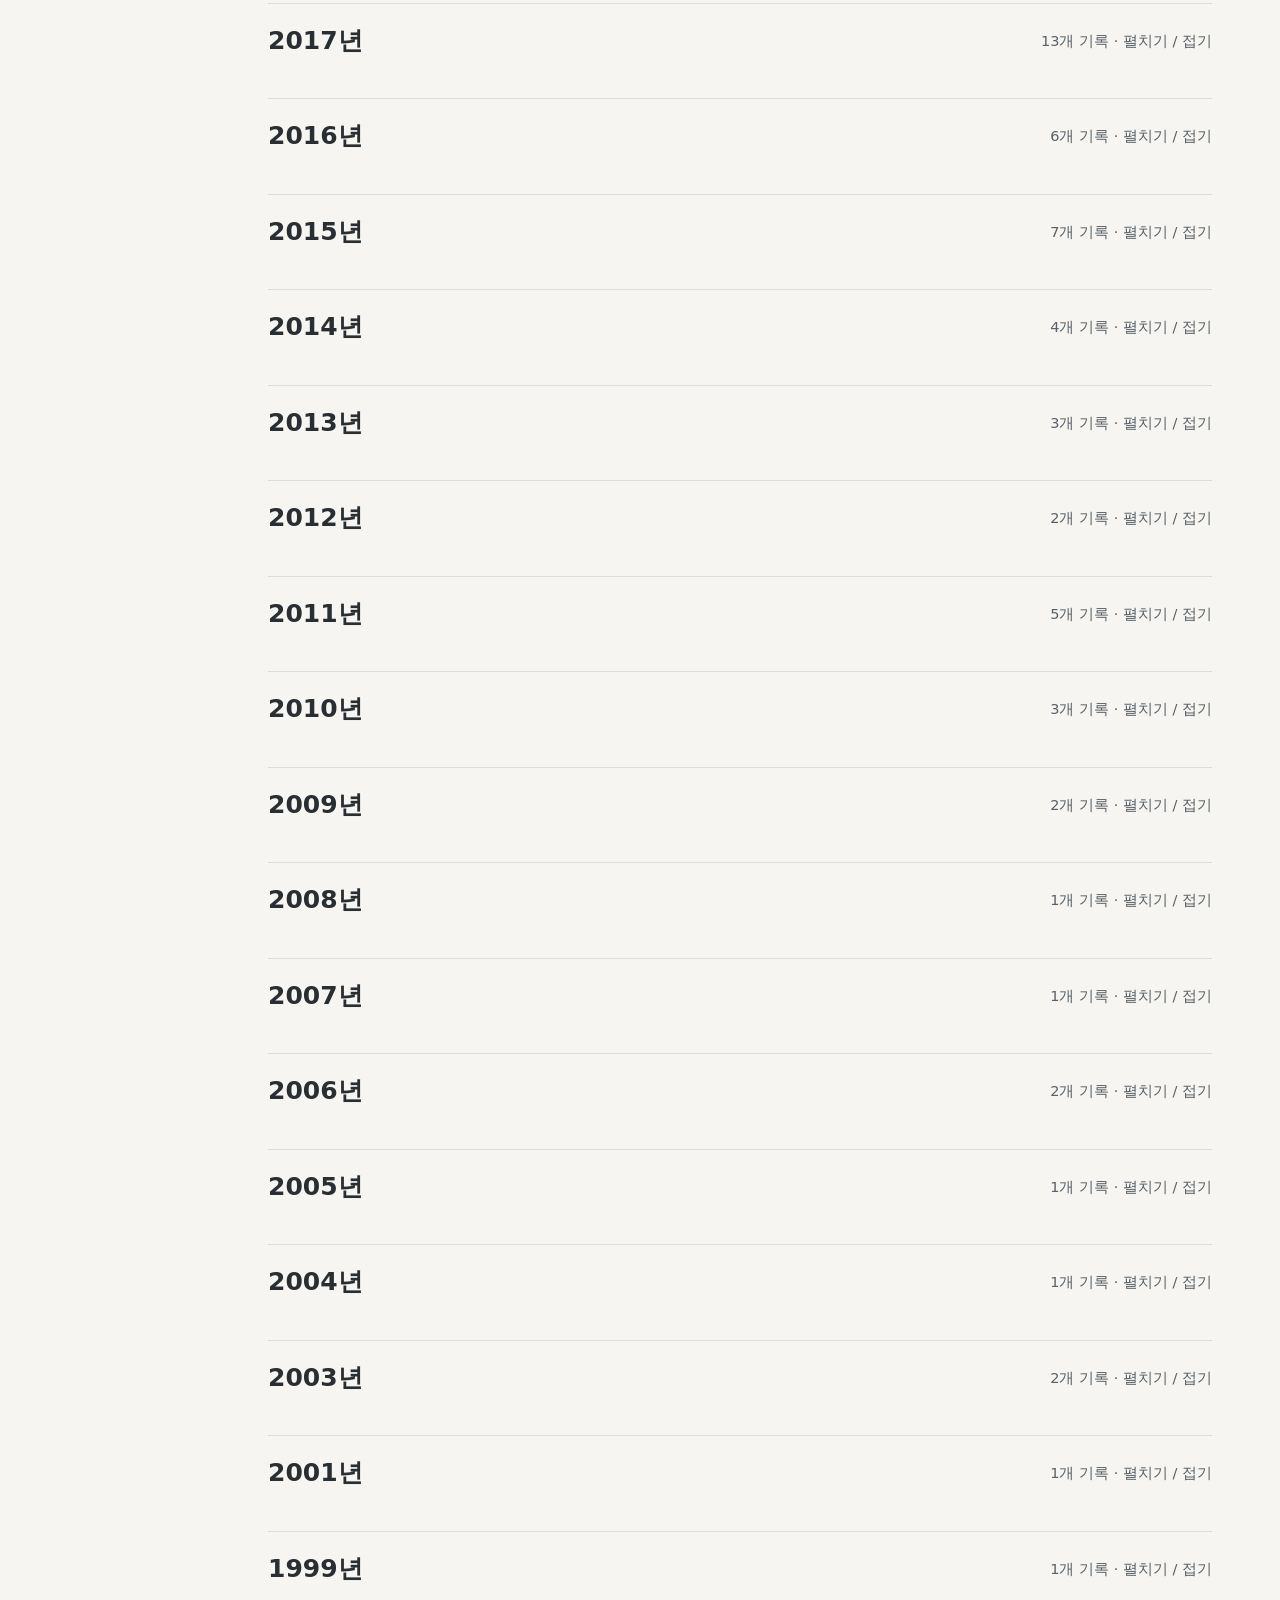
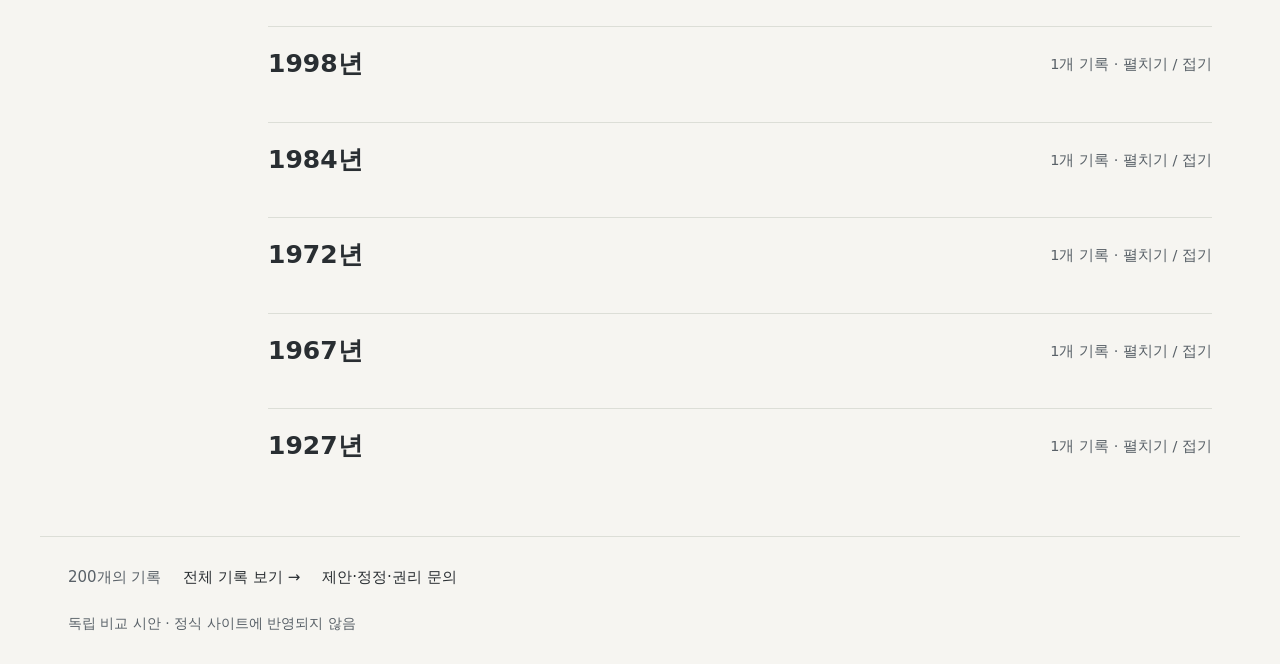
<file: design-review/timeline.html>
<!doctype html><html lang="ko"><head><meta charset="utf-8"><meta name="viewport" content="width=device-width,initial-scale=1"><meta name="robots" content="noindex,nofollow"><title>시간순 · 비교 시안</title><link rel="stylesheet" href="style.css"><script src="prototype.js" defer></script></head><body><a class="skip" href="#main">본문으로</a><header><div class="header-inner"><a class="brand" href="home.html"><span class="void-mark" aria-hidden="true"></span>왜 사라졌지?</a><nav aria-label="주 메뉴"><a href="home.html">홈</a><a href="timeline.html">시간순</a><a href="https://rhtngudwls2-lang.github.io/why-gone-preview/explore/">기록 찾기</a><a href="proposal.html">제안하기</a></nav><a class="minor" href="index.html">시안 안내</a></div></header><main id="main"><div class="wide"><div class="page-title"><p class="eyebrow">날짜와 사건을 함께 읽기</p><h1>시간순으로 보기</h1><p>발표일과 실제 종료일, 지원 종료와 배포 종료를 구분합니다.<br>월·연도만 확인된 기록은 그 정밀도를 유지합니다.</p></div><div class="timeline-layout"><nav class="year-nav" aria-label="연도 바로가기"><h2>연도 바로가기</h2><a href="#year-2026">2026</a><a href="#year-2025">2025</a><a href="#year-2024">2024</a><a href="#year-2023">2023</a><a href="#year-2022">2022</a><a href="#year-2021">2021</a><a href="#year-2020">2020</a><a href="#year-2019">2019</a><a href="#year-2018">2018</a><a href="#year-2017">2017</a><a href="#year-2016">2016</a><a href="#year-2015">2015</a><a href="#year-2014">2014</a><a href="#year-2013">2013</a><a href="#year-2012">2012</a><a href="#year-2011">2011</a><a href="#year-2010">2010</a><a href="#year-2009">2009</a><a href="#year-2008">2008</a><a href="#year-2007">2007</a><a href="#year-2006">2006</a><a href="#year-2005">2005</a><a href="#year-2004">2004</a><a href="#year-2003">2003</a><a href="#year-2001">2001</a><a href="#year-1999">1999</a><a href="#year-1998">1998</a><a href="#year-1984">1984</a><a href="#year-1972">1972</a><a href="#year-1967">1967</a><a href="#year-1927">1927</a></nav><div><details class="year" id="year-2026" open><summary><strong>2026년</strong><span>2개 기록 · 펼치기 / 접기</span></summary><article class="timeline-card" data-record-id="microsoft-3d-viewer"><div class="timeline-date">2026.07.01<small>Microsoft Store 배포 종료일</small></div><div><div class="meta"><span>배포 종료</span></div><h3><a href="detail.html">Microsoft 3D Viewer</a></h3><p>3D Viewer는 2026년 7월 1일 Microsoft Store에서 제거됐습니다. Microsoft는 기존 설치본은 계속 작동한다고 안내합니다.</p><a class="minor" href="detail.html">범위와 근거 읽기 →</a></div></article><article class="timeline-card" data-record-id="amazon-chime"><div class="timeline-date">2026.02.20<small>Amazon Chime 서비스 지원 종료일</small></div><div><div class="meta"><span>지원 종료</span></div><h3><a href="https://rhtngudwls2-lang.github.io/why-gone-preview/record/amazon-chime/">Amazon Chime</a></h3><p>AWS는 Amazon Chime 서비스와 Business Calling 기능 지원을 2026년 2월 20일 종료했습니다. 이후 기존 고객은 사용자 관리·회의 주최·Business Calling 기능을 더 이상 사용할 수 없게 됐습니다.</p><a class="minor" href="https://rhtngudwls2-lang.github.io/why-gone-preview/record/amazon-chime/">범위와 근거 읽기 →</a></div></article></details><details class="year" id="year-2025" ><summary><strong>2025년</strong><span>15개 기록 · 펼치기 / 접기</span></summary><article class="timeline-card" data-record-id="naver-audioclip"><div class="timeline-date">2025.12.31<small>오디오클립 서비스 종료일</small></div><div><div class="meta"><span>서비스 종료</span></div><h3><a href="https://rhtngudwls2-lang.github.io/why-gone-preview/record/naver-audioclip/">네이버 오디오클립</a></h3><p>네이버 오디오클립은 2025년 12월 31일 종료됐습니다. 무료 콘텐츠와 오디오북 신규 구매·대여는 끝났지만, 기존에 구매하거나 대여한 오디오북은 보관함에서 스트리밍으로 계속 이용할 수 있도록 남았습니다.</p><a class="minor" href="https://rhtngudwls2-lang.github.io/why-gone-preview/record/naver-audioclip/">범위와 근거 읽기 →</a></div></article><article class="timeline-card" data-record-id="windows-10-support"><div class="timeline-date">2025.10.14<small>Windows 10 일반 지원 종료일</small></div><div><div class="meta"><span>지원 종료</span></div><h3><a href="https://rhtngudwls2-lang.github.io/why-gone-preview/record/windows-10-support/">Windows 10 지원</a></h3><p>Windows 10은 2025년 10월 14일 지원 종료에 도달했습니다. PC가 그날 작동을 멈춘 것은 아니지만, 일반적으로 무료 소프트웨어 업데이트·보안 수정·기술 지원이 더 이상 제공되지 않습니다.</p><a class="minor" href="https://rhtngudwls2-lang.github.io/why-gone-preview/record/windows-10-support/">범위와 근거 읽기 →</a></div></article><article class="timeline-card" data-record-id="amazon-lookout-for-metrics-service-end"><div class="timeline-date">2025.10.10<small>AWS Full Shutdown 기록의 Lookout for Metrics 최종 종료 날짜 · 2024년 예고·신규 가입 중단과 구분</small></div><div><div class="meta"><span>서비스 종료</span></div><h3><a href="https://rhtngudwls2-lang.github.io/why-gone-preview/record/amazon-lookout-for-metrics-service-end/">Amazon Lookout for Metrics 서비스 종료</a></h3><p>Amazon Lookout for Metrics는 매출, 구매 거래, 고객 확보·유지율 같은 시간에 따른 지표에서 이상 징후를 찾는 관리형 서비스였습니다. 머신러닝 모델을 직접 설계하지 않아도 업무·운영 데이터의 평소 흐름에서 벗어난 변화를 탐지하도록 제공됐습니다. AWS는 2024년 10월 9일 종료를 예고했고, 최종 종료 기록에 2025년 10월 10일로 올렸습니다.</p><a class="minor" href="https://rhtngudwls2-lang.github.io/why-gone-preview/record/amazon-lookout-for-metrics-service-end/">범위와 근거 읽기 →</a></div></article><article class="timeline-card" data-record-id="clova-clock-support"><div class="timeline-date">2025.08.31<small>CLOVA Clock·Clock+ A/S 종료일</small></div><div><div class="meta"><span>지원 종료</span></div><h3><a href="https://rhtngudwls2-lang.github.io/why-gone-preview/record/clova-clock-support/">CLOVA Clock·Clock+ A/S</a></h3><p>CLOVA Clock과 Clock+ 스피커의 A/S는 2025년 8월 31일 종료됐습니다. 네이버는 품질보증·부품보유 기간이 경과했고 내부 부품 자재의 단종과 소진으로 수리와 부품 교체가 어려워졌다고 설명했습니다.</p><a class="minor" href="https://rhtngudwls2-lang.github.io/why-gone-preview/record/clova-clock-support/">범위와 근거 읽기 →</a></div></article><article class="timeline-card" data-record-id="nissan-r35-gt-r-production-end"><div class="timeline-date">2025.08.26<small>Nissan이 마지막 R35 라인오프와 일본 내수용 조립 종료를 보고한 날</small></div><div><div class="meta"><span>생산 종료</span></div><h3><a href="https://rhtngudwls2-lang.github.io/why-gone-preview/record/nissan-r35-gt-r-production-end/">Nissan R35 GT-R 생산 종료</a></h3><p>Nissan은 2025년 8월 26일 도치기 공장에서 R35 GT-R의 생산 종료를 기념했습니다. 마지막 판매 지역이었던 일본 내수용 조립이 끝나면서 2007년에 시작된 R35의 생산도 마무리됐습니다.</p><a class="minor" href="https://rhtngudwls2-lang.github.io/why-gone-preview/record/nissan-r35-gt-r-production-end/">범위와 근거 읽기 →</a></div></article><article class="timeline-card" data-record-id="firebase-dynamic-links"><div class="timeline-date">2025.08.25<small>Firebase Dynamic Links 서비스 종료일</small></div><div><div class="meta"><span>서비스 종료</span></div><h3><a href="https://rhtngudwls2-lang.github.io/why-gone-preview/record/firebase-dynamic-links/">Firebase Dynamic Links</a></h3><p>Firebase Dynamic Links는 2025년 8월 25일 종료됐습니다. 커스텀 도메인과 page.link 하위 도메인을 포함해 Dynamic Links가 제공하던 링크가 작동을 멈추고 새 링크 생성도 불가능해졌습니다.</p><a class="minor" href="https://rhtngudwls2-lang.github.io/why-gone-preview/record/firebase-dynamic-links/">범위와 근거 읽기 →</a></div></article><article class="timeline-card" data-record-id="amazon-qldb-ledger-database-service-end"><div class="timeline-date">2025.07.31<small>AWS Full Shutdown 기록의 Amazon QLDB 최종 종료 날짜 · 2024년 이관 예제의 게시일과 구분</small></div><div><div class="meta"><span>서비스 종료</span></div><h3><a href="https://rhtngudwls2-lang.github.io/why-gone-preview/record/amazon-qldb-ledger-database-service-end/">Amazon QLDB 원장 데이터베이스 서비스 종료</a></h3><p>Amazon Quantum Ledger Database, 줄여서 QLDB는 데이터가 바뀐 과정을 원장에 남기던 관리형 데이터베이스였습니다. 변경 내용을 저널에 덧붙이고 암호학적으로 연결해, 애플리케이션 데이터의 이력을 검증할 수 있게 했습니다. 현재 값만 저장하는 것과 과거 수정 내역까지 감사할 수 있게 남기는 것 사이에 자리한 제품이었습니다. AWS는 최종 종료 목록에 QLDB의 날짜를 2025년 7월 31일로 기록했습니다.</p><a class="minor" href="https://rhtngudwls2-lang.github.io/why-gone-preview/record/amazon-qldb-ledger-database-service-end/">범위와 근거 읽기 →</a></div></article><article class="timeline-card" data-record-id="mozilla-pocket"><div class="timeline-date">2025.07.08<small>Pocket 서비스 종료일</small></div><div><div class="meta"><span>서비스 종료</span></div><h3><a href="https://rhtngudwls2-lang.github.io/why-gone-preview/record/mozilla-pocket/">Pocket</a></h3><p>Mozilla는 Pocket을 2025년 7월 8일 종료했습니다. 앱 다운로드와 새 Premium 구독은 2025년 5월 22일부터 중단됐고, 저장 데이터 내보내기는 별도 유예기간이 제공됐습니다.</p><a class="minor" href="https://rhtngudwls2-lang.github.io/why-gone-preview/record/mozilla-pocket/">범위와 근거 읽기 →</a></div></article><article class="timeline-card" data-record-id="naver-modoo"><div class="timeline-date">2025.06.26<small>서비스 종료일</small></div><div><div class="meta"><span>서비스 종료</span></div><h3><a href="https://rhtngudwls2-lang.github.io/why-gone-preview/record/naver-modoo/">네이버 모두!</a></h3><p>네이버 모두!는 2025년 6월 26일 종료됐습니다. 이 서비스로 제공하던 홈페이지를 네이버가 더 이상 운영하지 않는다는 안내입니다. 그 홈페이지에 소개된 업체의 폐업 사실을 뜻하지는 않습니다.</p><a class="minor" href="https://rhtngudwls2-lang.github.io/why-gone-preview/record/naver-modoo/">범위와 근거 읽기 →</a></div></article><article class="timeline-card" data-record-id="logitech-harmony-legacy-remote-software-end"><div class="timeline-date">2025.05.28<small>현행 공식 지원 페이지가 과거형으로 확인한 Logitech Harmony Remote Software의 실제 종료일</small></div><div><div class="meta"><span>서비스 종료</span></div><h3><a href="https://rhtngudwls2-lang.github.io/why-gone-preview/record/logitech-harmony-legacy-remote-software-end/">Logitech Harmony 구형 Remote Software 종료</a></h3><p>Logitech의 구형 Harmony Remote Software는 2025년 5월 28일 종료됐습니다. 현재 공식 페이지는 종료 사실을 과거형으로 확인하고, 대상 리모컨의 새 계정 생성과 기존 계정의 설정·업데이트·재구성 접근이 끝났다고 알립니다.</p><a class="minor" href="https://rhtngudwls2-lang.github.io/why-gone-preview/record/logitech-harmony-legacy-remote-software-end/">범위와 근거 읽기 →</a></div></article><article class="timeline-card" data-record-id="junior-naver"><div class="timeline-date">2025.05.27<small>쥬니버 서비스 종료일</small></div><div><div class="meta"><span>서비스 종료</span></div><h3><a href="https://rhtngudwls2-lang.github.io/why-gone-preview/record/junior-naver/">쥬니버</a></h3><p>쥬니버는 2025년 5월 27일 종료됐습니다. 네이버는 쥬니버에서 제공하던 동요 대부분을 VIBE에서 이어 제공하되, 동화 콘텐츠는 제휴사 사정에 따라 일부만 제공되거나 종료된다고 안내했습니다.</p><a class="minor" href="https://rhtngudwls2-lang.github.io/why-gone-preview/record/junior-naver/">범위와 근거 읽기 →</a></div></article><article class="timeline-card" data-record-id="skype"><div class="timeline-date">2025.05.05<small>일반 사용자용 서비스 종료</small></div><div><div class="meta"><span>서비스 종료</span></div><h3><a href="https://rhtngudwls2-lang.github.io/why-gone-preview/record/skype/">Skype</a></h3><p>일반 사용자용 Skype는 종료됐습니다. Microsoft가 안내한 이동 대상은 Teams Free입니다. 단순한 이름 변경과는 구분합니다.</p><a class="minor" href="https://rhtngudwls2-lang.github.io/why-gone-preview/record/skype/">범위와 근거 읽기 →</a></div></article><article class="timeline-card" data-record-id="naver-post"><div class="timeline-date">2025.04.30<small>서비스 종료일</small></div><div><div class="meta"><span>서비스 종료</span></div><h3><a href="https://rhtngudwls2-lang.github.io/why-gone-preview/record/naver-post/">네이버 포스트</a></h3><p>네이버 포스트는 2025년 4월 30일 종료됐습니다. 이 기록은 포스트라는 서비스의 종료에 관한 것이며, 네이버 블로그 전체가 끝났다는 뜻은 아닙니다.</p><a class="minor" href="https://rhtngudwls2-lang.github.io/why-gone-preview/record/naver-post/">범위와 근거 읽기 →</a></div></article><article class="timeline-card" data-record-id="amazon-workdocs-service-end"><div class="timeline-date">2025.04.25<small>AWS가 Full Shutdown 목록에 기록한 WorkDocs 서비스·지원 종료일</small></div><div><div class="meta"><span>서비스 종료</span></div><h3><a href="https://rhtngudwls2-lang.github.io/why-gone-preview/record/amazon-workdocs-service-end/">Amazon WorkDocs 서비스 종료</a></h3><p>Amazon WorkDocs는 클라우드에 문서를 보관하고 동료와 내용을 공유·검토하던 서비스였습니다. AWS의 최종 종료 목록은 WorkDocs의 서비스·지원 종료 날짜를 2025년 4월 25일로 기록합니다. 협업용 서비스의 운영과 지원이 끝난 것이며, 모든 고객이 저장했던 파일의 운명을 이 날짜 하나로 설명할 수는 없습니다.</p><a class="minor" href="https://rhtngudwls2-lang.github.io/why-gone-preview/record/amazon-workdocs-service-end/">범위와 근거 읽기 →</a></div></article><article class="timeline-card" data-record-id="kindle-vella-serial-service-end"><div class="timeline-date">2025.02.26<small>Amazon 사후 FAQ가 확인한 Kindle Vella 종료 효력일 및 에피소드 신규 구매 종료일</small></div><div><div class="meta"><span>서비스 종료</span></div><h3><a href="https://rhtngudwls2-lang.github.io/why-gone-preview/record/kindle-vella-serial-service-end/">Kindle Vella 연재 서비스 종료</a></h3><p>Amazon은 Kindle Vella를 2025년 2월 26일 종료했습니다. 현행 작가용 FAQ는 그날부터 에피소드와 이야기를 Amazon.com에서 구매할 수 없다고 명시합니다. 그러나 종료 전에 구매한 에피소드를 Kindle 앱에서 계속 읽는 경로는 남겼습니다.</p><a class="minor" href="https://rhtngudwls2-lang.github.io/why-gone-preview/record/kindle-vella-serial-service-end/">범위와 근거 읽기 →</a></div></article></details><details class="year" id="year-2024" ><summary><strong>2024년</strong><span>24개 기록 · 펼치기 / 접기</span></summary><article class="timeline-card" data-record-id="google-jamboard-app"><div class="timeline-date">2024.12.31<small>Jamboard 애플리케이션 서비스 종료일</small></div><div><div class="meta"><span>서비스 종료</span></div><h3><a href="https://rhtngudwls2-lang.github.io/why-gone-preview/record/google-jamboard-app/">Google Jamboard 앱</a></h3><p>Google Jamboard 애플리케이션은 2024년 12월 31일 서비스 종료에 도달했습니다. 웹·iOS·Android·Google Meet 기기에서 더 이상 Jam 파일에 접근할 수 없게 됐습니다.</p><a class="minor" href="https://rhtngudwls2-lang.github.io/why-gone-preview/record/google-jamboard-app/">범위와 근거 읽기 →</a></div></article><article class="timeline-card" data-record-id="naver-serieson-product-sales"><div class="timeline-date">2024.12.18<small>시리즈온 상품 판매 종료일</small></div><div><div class="meta"><span>일부 기능 종료</span></div><h3><a href="https://rhtngudwls2-lang.github.io/why-gone-preview/record/naver-serieson-product-sales/">네이버 시리즈온 상품 판매</a></h3><p>네이버 시리즈온은 2024년 12월 18일 오후 2시부터 콘텐츠 상품 판매를 종료했습니다. 판매 종료 전에 결제한 영상은 이용 가능 기기와 기간 범위 안에서 계속 감상할 수 있도록 남았습니다.</p><a class="minor" href="https://rhtngudwls2-lang.github.io/why-gone-preview/record/naver-serieson-product-sales/">범위와 근거 읽기 →</a></div></article><article class="timeline-card" data-record-id="spotify-car-thing-official-operation-end"><div class="timeline-date">2024.12.09<small>Spotify 이메일이 정한 종료일 · 같은 날 보도에 재현된 실제 기기 안내문·화면과 대조 · 현행 공식 FAQ 오류로 당시 재현 경로 사용</small></div><div><div class="meta"><span>서비스 종료</span></div><h3><a href="https://rhtngudwls2-lang.github.io/why-gone-preview/record/spotify-car-thing-official-operation-end/">Spotify Car Thing 공식 작동 종료</a></h3><p>2024년 12월 9일, Car Thing 기기에 더 이상 작동하지 않는다는 Spotify 안내가 나타났습니다. 같은 날 보도에 실린 화면은 5월 고객 이메일에서 예고한 날짜와 일치합니다. 새 제품 판매를 닫는 일에서 한 걸음 더 나아가, 이미 판매된 기기의 공식 사용 경로를 끝낸 사건입니다.</p><a class="minor" href="https://rhtngudwls2-lang.github.io/why-gone-preview/record/spotify-car-thing-official-operation-end/">범위와 근거 읽기 →</a></div></article><article class="timeline-card" data-record-id="animal-crossing-pocket-camp-original-online-service-end"><div class="timeline-date">2024.11.28<small>Nintendo of America가 확인한 원 앱의 실제 서비스 종료일 · 07:00 PT 기준 · Complete 출시일·데이터 이관 기한과 별도</small></div><div><div class="meta"><span>서비스 종료</span></div><h3><a href="https://rhtngudwls2-lang.github.io/why-gone-preview/record/animal-crossing-pocket-camp-original-online-service-end/">Animal Crossing: Pocket Camp 원 온라인 서비스 종료</a></h3><p>동물의 숲의 스마트폰 앱 Animal Crossing: Pocket Camp는 원 온라인 서비스를 2024년 11월 28일 미국 태평양시간 오전 7시에 종료했습니다. Nintendo의 사후 안내가 확인한 날짜입니다. 이어 같은 해 12월 2일 별도 유료 앱인 Pocket Camp Complete가 출시됐습니다. 한 앱의 서비스 종료 뒤에 다른 판매·저장 방식의 앱이 나온 사례입니다.</p><a class="minor" href="https://rhtngudwls2-lang.github.io/why-gone-preview/record/animal-crossing-pocket-camp-original-online-service-end/">범위와 근거 읽기 →</a></div></article><article class="timeline-card" data-record-id="paint-3d"><div class="timeline-date">2024.11.04<small>Microsoft Store 배포 종료일</small></div><div><div class="meta"><span>배포 종료</span></div><h3><a href="https://rhtngudwls2-lang.github.io/why-gone-preview/record/paint-3d/">Paint 3D</a></h3><p>Paint 3D는 2024년 11월 4일 Microsoft Store에서 제거됐습니다. 기존 설치본의 작동과 신규 다운로드 중단은 다른 문제입니다.</p><a class="minor" href="https://rhtngudwls2-lang.github.io/why-gone-preview/record/paint-3d/">범위와 근거 읽기 →</a></div></article><article class="timeline-card" data-record-id="microsoft-wordpad"><div class="timeline-date">2024.10.01<small>Windows 11 24H2 기준 제거 시작일</small></div><div><div class="meta"><span>서비스 종료</span></div><h3><a href="https://rhtngudwls2-lang.github.io/why-gone-preview/record/microsoft-wordpad/">WordPad</a></h3><p>Microsoft는 Windows 11 버전 24H2와 Windows Server 2025부터 WordPad를 모든 에디션에서 제거했습니다. 모든 구버전 Windows에서 같은 날 프로그램이 삭제됐다는 뜻은 아닙니다.</p><a class="minor" href="https://rhtngudwls2-lang.github.io/why-gone-preview/record/microsoft-wordpad/">범위와 근거 읽기 →</a></div></article><article class="timeline-card" data-record-id="jamboard-55-device"><div class="timeline-date">2024.09.30<small>기기 자동 업데이트·보안 업데이트 종료</small></div><div><div class="meta"><span>지원 종료</span></div><h3><a href="https://rhtngudwls2-lang.github.io/why-gone-preview/record/jamboard-55-device/">Google Jamboard 55인치 기기</a></h3><p>Jamboard 55인치 기기는 2024년 9월 30일 업데이트 지원이 끝났고, 10월 1일 기기 관리 서비스가 종료됐습니다.</p><a class="minor" href="https://rhtngudwls2-lang.github.io/why-gone-preview/record/jamboard-55-device/">범위와 근거 읽기 →</a></div></article><article class="timeline-card" data-record-id="visual-studio-for-mac"><div class="timeline-date">2024.08.31<small>Visual Studio for Mac 지원 종료일</small></div><div><div class="meta"><span>지원 종료</span></div><h3><a href="https://rhtngudwls2-lang.github.io/why-gone-preview/record/visual-studio-for-mac/">Visual Studio for Mac</a></h3><p>Visual Studio for Mac는 2024년 8월 31일 지원 종료에 도달했습니다. 이후 Microsoft는 보안 문제나 Apple 플랫폼 변경을 위한 추가 서비스 업데이트를 제공하지 않습니다.</p><a class="minor" href="https://rhtngudwls2-lang.github.io/why-gone-preview/record/visual-studio-for-mac/">범위와 근거 읽기 →</a></div></article><article class="timeline-card" data-record-id="google-chromecast-production-end"><div class="timeline-date">2024.08.06<small>Chromecast 생산 종료 발표일</small></div><div><div class="meta"><span>생산 종료</span></div><h3><a href="https://rhtngudwls2-lang.github.io/why-gone-preview/record/google-chromecast-production-end/">Google Chromecast</a></h3><p>Google은 2024년 8월 6일 Chromecast 생산을 끝낸다고 발표했습니다. 남은 재고는 소진될 때까지 판매하고, 기존 최신 Chromecast 기기의 지원 정책에는 변화가 없다고 안내했습니다.</p><a class="minor" href="https://rhtngudwls2-lang.github.io/why-gone-preview/record/google-chromecast-production-end/">범위와 근거 읽기 →</a></div></article><article class="timeline-card" data-record-id="xbox-360-store-purchases"><div class="timeline-date">2024.07.29<small>Xbox 360 Store·Marketplace 신규 구매 종료일</small></div><div><div class="meta"><span>배포 종료</span></div><h3><a href="https://rhtngudwls2-lang.github.io/why-gone-preview/record/xbox-360-store-purchases/">Xbox 360 Store 신규 구매</a></h3><p>Xbox는 2024년 7월 29일부터 Xbox 360 Store와 Xbox 360 Marketplace에서 새 게임·DLC·기타 콘텐츠를 새로 구매할 수 없게 했습니다. 이미 구매한 Xbox 360 게임과 DLC를 플레이하거나 다시 내려받는 기능과는 별개입니다.</p><a class="minor" href="https://rhtngudwls2-lang.github.io/why-gone-preview/record/xbox-360-store-purchases/">범위와 근거 읽기 →</a></div></article><article class="timeline-card" data-record-id="amazon-nimble-studio-managed-service-end"><div class="timeline-date">2024.06.30<small>AWS Full Shutdown 기록의 Amazon Nimble Studio 최종 종료 날짜 · 별도 Deadline Cloud 출시일과 구분</small></div><div><div class="meta"><span>서비스 종료</span></div><h3><a href="https://rhtngudwls2-lang.github.io/why-gone-preview/record/amazon-nimble-studio-managed-service-end/">Amazon Nimble Studio 관리형 제작 스튜디오 종료</a></h3><p>Amazon Nimble Studio는 영화의 시각 효과, 애니메이션, 인터랙티브 콘텐츠를 만드는 팀이 클라우드에 작업실을 꾸리도록 돕는 서비스였습니다. 2021년 출시 당시 가상 워크스테이션, 파일 저장소와 렌더팜을 묶어 제공했습니다. 여러 곳에 있는 제작자가 같은 자산과 작업 환경을 쓰게 하는 구성이었습니다. AWS의 최종 종료 기록은 이 서비스의 날짜를 2024년 6월 30일로 명시합니다.</p><a class="minor" href="https://rhtngudwls2-lang.github.io/why-gone-preview/record/amazon-nimble-studio-managed-service-end/">범위와 근거 읽기 →</a></div></article><article class="timeline-card" data-record-id="xamarin"><div class="timeline-date">2024.05.01<small>모든 Xamarin SDK 지원 종료일</small></div><div><div class="meta"><span>지원 종료</span></div><h3><a href="https://rhtngudwls2-lang.github.io/why-gone-preview/record/xamarin/">Xamarin</a></h3><p>Microsoft의 Xamarin 지원은 Xamarin.Forms를 포함한 모든 Xamarin SDK에서 2024년 5월 1일 종료됐습니다. 그 이후 Xamarin은 Microsoft의 지원이나 업데이트를 받지 않습니다.</p><a class="minor" href="https://rhtngudwls2-lang.github.io/why-gone-preview/record/xamarin/">범위와 근거 읽기 →</a></div></article><article class="timeline-card" data-record-id="adobe-photoshop-camera-official-support-end"><div class="timeline-date">2024.05.01<small>Adobe의 2024-09-27 사후 FAQ가 과거형으로 확인한 기존 Camera 사용자 공식 지원 종료일</small></div><div><div class="meta"><span>지원 종료</span></div><h3><a href="https://rhtngudwls2-lang.github.io/why-gone-preview/record/adobe-photoshop-camera-official-support-end/">Adobe Photoshop Camera 공식 지원 종료</a></h3><p>Adobe는 Photoshop Camera 기존 사용자에 대한 공식 지원을 2024년 5월 1일 종료했습니다. 2024년 9월 27일자 Adobe FAQ는 지원 종료를 확인하며, 당시 iOS·Android 앱이 단종돼 다운로드되지 않는다고 설명했습니다.</p><a class="minor" href="https://rhtngudwls2-lang.github.io/why-gone-preview/record/adobe-photoshop-camera-official-support-end/">범위와 근거 읽기 →</a></div></article><article class="timeline-card" data-record-id="nintendo-3ds-wiiu-online"><div class="timeline-date">2024.04.09<small>온라인 기능 종료 · 한국시간 환산</small></div><div><div class="meta"><span>일부 기능 종료</span></div><h3><a href="https://rhtngudwls2-lang.github.io/why-gone-preview/record/nintendo-3ds-wiiu-online/">닌텐도 3DS·Wii U 온라인 기능</a></h3><p>닌텐도 3DS·Wii U 소프트웨어의 온라인 플레이 등은 한국시간 2024년 4월 9일 오전 9시에 종료됐습니다.</p><a class="minor" href="https://rhtngudwls2-lang.github.io/why-gone-preview/record/nintendo-3ds-wiiu-online/">범위와 근거 읽기 →</a></div></article><article class="timeline-card" data-record-id="google-dropcam-support"><div class="timeline-date">2024.04.08<small>Dropcam·Dropcam Pro 지원 종료일</small></div><div><div class="meta"><span>지원 종료</span></div><h3><a href="https://rhtngudwls2-lang.github.io/why-gone-preview/record/google-dropcam-support/">Dropcam·Dropcam Pro 지원</a></h3><p>Dropcam과 Dropcam Pro 지원은 2024년 4월 8일 종료됐습니다. 이후 카메라는 앱에 연결하거나 영상을 스트리밍·녹화할 수 없고, 기존 영상 기록도 더 이상 제공되지 않습니다.</p><a class="minor" href="https://rhtngudwls2-lang.github.io/why-gone-preview/record/google-dropcam-support/">범위와 근거 읽기 →</a></div></article><article class="timeline-card" data-record-id="google-nest-secure-support"><div class="timeline-date">2024.04.08<small>Nest Secure 지원 종료일</small></div><div><div class="meta"><span>지원 종료</span></div><h3><a href="https://rhtngudwls2-lang.github.io/why-gone-preview/record/google-nest-secure-support/">Google Nest Secure 지원</a></h3><p>Google은 2024년 4월 8일부터 Nest Secure 지원을 종료했습니다. 이후 Nest Secure는 Nest 앱에서 접근할 수 없고 클라우드 서비스와 인터넷 연결도 더 이상 제공되지 않습니다.</p><a class="minor" href="https://rhtngudwls2-lang.github.io/why-gone-preview/record/google-nest-secure-support/">범위와 근거 읽기 →</a></div></article><article class="timeline-card" data-record-id="boston-dynamics-hydraulic-atlas-retirement-announcement"><div class="timeline-date">2024년 4월 · 일자 미확정<small>Boston Dynamics의 당대 공지와 회고가 확인한 유압형 Atlas 퇴역 발표 월 · 모든 로봇 개체의 마지막 작동일은 아님</small></div><div><div class="meta"><span>단종 발표</span></div><h3><a href="https://rhtngudwls2-lang.github.io/why-gone-preview/record/boston-dynamics-hydraulic-atlas-retirement-announcement/">Boston Dynamics 유압 Atlas 퇴역 발표</a></h3><p>Boston Dynamics는 2024년 4월 유압형 Atlas의 퇴역을 알리고 완전 전동식 Atlas를 공개했습니다. 이름은 이어졌지만 로봇의 구동 방식과 목표는 달라졌습니다. 오랜 연구 플랫폼을 마무리한 발표를 회사의 모든 휴머노이드 개발 종료로 읽을 수는 없습니다.</p><a class="minor" href="https://rhtngudwls2-lang.github.io/why-gone-preview/record/boston-dynamics-hydraulic-atlas-retirement-announcement/">범위와 근거 읽기 →</a></div></article><article class="timeline-card" data-record-id="audi-r8-road-car-production-end"><div class="timeline-date">2024.03.22<small>Audi의 2024-11-15 사후 회고가 확인한 Böllinger Höfe 최종 도로용 R8 제조일 · 레이싱 차량 전체의 운행 종료일은 아님</small></div><div><div class="meta"><span>생산 종료</span></div><h3><a href="https://rhtngudwls2-lang.github.io/why-gone-preview/record/audi-r8-road-car-production-end/">Audi R8 도로용 스포츠카 생산 종료</a></h3><p>마지막 도로용 Audi R8은 2024년 3월 22일 Böllinger Höfe에서 만들어졌습니다. 회사의 회고는 2007년부터 생산한 R8이 모두 45,949대라고 기록합니다. 르망 레이싱카의 이름을 이어받아 도로 위의 미드십 스포츠카로 자리 잡았던 제품군이 생산 라인에서 물러난 사건입니다.</p><a class="minor" href="https://rhtngudwls2-lang.github.io/why-gone-preview/record/audi-r8-road-car-production-end/">범위와 근거 읽기 →</a></div></article><article class="timeline-card" data-record-id="volvo-cars-diesel-production"><div class="timeline-date">2024년 3월 · 일자 미확정<small>Volvo Cars 마지막 디젤 승용차 생산 월</small></div><div><div class="meta"><span>생산 종료</span></div><h3><a href="https://rhtngudwls2-lang.github.io/why-gone-preview/record/volvo-cars-diesel-production/">Volvo Cars 디젤 승용차 생산</a></h3><p>Volvo Cars는 2024년 3월 마지막 디젤 승용차 생산을 마쳤다고 발표했습니다. 벨기에 Ghent 공장의 마지막 디젤 V60은 2월 초 생산됐고, 스웨덴 Torslanda 공장에서 마지막 디젤 XC90이 3월에 생산됐습니다.</p><a class="minor" href="https://rhtngudwls2-lang.github.io/why-gone-preview/record/volvo-cars-diesel-production/">범위와 근거 읽기 →</a></div></article><article class="timeline-card" data-record-id="nestle-breakaway"><div class="timeline-date">2024년 3월 · 일자 미확정<small>Breakaway 생산 종료 월</small></div><div><div class="meta"><span>단종 발표</span></div><h3><a href="https://rhtngudwls2-lang.github.io/why-gone-preview/record/nestle-breakaway/">Nestlé Breakaway</a></h3><p>Nestlé UK &amp; Ireland는 Breakaway 초콜릿 비스킷 바를 2024년 3월부터 더 이상 생산하지 않는다고 발표했습니다. 매장 재고는 2~3월 재고 소진 시까지 판매될 수 있었습니다.</p><a class="minor" href="https://rhtngudwls2-lang.github.io/why-gone-preview/record/nestle-breakaway/">범위와 근거 읽기 →</a></div></article><article class="timeline-card" data-record-id="nestle-yorkie-biscuit-discontinuation"><div class="timeline-date">2024.02.07<small>Yorkie Biscuit bar 단종 발표일·실제 최종 생산일 미확인</small></div><div><div class="meta"><span>단종 발표</span></div><h3><a href="https://rhtngudwls2-lang.github.io/why-gone-preview/record/nestle-yorkie-biscuit-discontinuation/">Yorkie Biscuit</a></h3><p>Nestlé UK &amp; Ireland는 2024년 2월 7일 Yorkie Biscuit bars를 중단한다고 발표했습니다. 이 날짜는 발표일이며 실제 최종 생산·판매일은 확인하지 못했습니다.</p><a class="minor" href="https://rhtngudwls2-lang.github.io/why-gone-preview/record/nestle-yorkie-biscuit-discontinuation/">범위와 근거 읽기 →</a></div></article><article class="timeline-card" data-record-id="chevrolet-camaro-sixth-generation"><div class="timeline-date">2024년 1월 · 일자 미확정<small>6세대 Camaro 생산 종료 월</small></div><div><div class="meta"><span>생산 종료</span></div><h3><a href="https://rhtngudwls2-lang.github.io/why-gone-preview/record/chevrolet-camaro-sixth-generation/">6세대 Chevrolet Camaro 생산</a></h3><p>GM은 6세대 Chevrolet Camaro 생산을 2024년 1월 종료했습니다. 2024 모델연도를 끝으로 현 세대가 은퇴했지만, 회사는 Camaro라는 이름 자체가 끝나는 것은 아니라고 밝혔습니다.</p><a class="minor" href="https://rhtngudwls2-lang.github.io/why-gone-preview/record/chevrolet-camaro-sixth-generation/">범위와 근거 읽기 →</a></div></article><article class="timeline-card" data-record-id="windows-mixed-reality"><div class="timeline-date">2024년 · 월·일 미확정<small>Windows 11 24H2에서 제거된 연도</small></div><div><div class="meta"><span>서비스 종료</span></div><h3><a href="https://rhtngudwls2-lang.github.io/why-gone-preview/record/windows-mixed-reality/">Windows Mixed Reality</a></h3><p>Microsoft는 Windows Mixed Reality를 더 이상 사용되지 않는 기능으로 지정한 뒤 Windows 11 버전 24H2에서 제거했습니다. 여기에는 Mixed Reality Portal 앱과 SteamVR용 Windows Mixed Reality가 포함됩니다.</p><a class="minor" href="https://rhtngudwls2-lang.github.io/why-gone-preview/record/windows-mixed-reality/">범위와 근거 읽기 →</a></div></article><article class="timeline-card" data-record-id="microsoft-hololens-2-production"><div class="timeline-date">2024년 · 월·일 미확정<small>공식 문서가 HoloLens 2 비제조 상태로 명시한 기준 연도·최종 생산일 아님</small></div><div><div class="meta"><span>생산 종료</span></div><h3><a href="https://rhtngudwls2-lang.github.io/why-gone-preview/record/microsoft-hololens-2-production/">Microsoft HoloLens 2 production</a></h3><p>Microsoft 공식 문서는 2024년 12월 시점에 HoloLens 장치가 더 이상 제조되지 않는다고 명시합니다. 이 기준 시점은 정확한 최종 생산일을 뜻하지 않습니다.</p><a class="minor" href="https://rhtngudwls2-lang.github.io/why-gone-preview/record/microsoft-hololens-2-production/">범위와 근거 읽기 →</a></div></article></details><details class="year" id="year-2023" ><summary><strong>2023년</strong><span>29개 기록 · 펼치기 / 접기</span></summary><article class="timeline-card" data-record-id="amazon-linux-ami-1"><div class="timeline-date">2023.12.31<small>Amazon Linux 1 유지 관리 지원 종료일</small></div><div><div class="meta"><span>지원 종료</span></div><h3><a href="https://rhtngudwls2-lang.github.io/why-gone-preview/record/amazon-linux-ami-1/">Amazon Linux AMI 1</a></h3><p>Amazon Linux 1(AL1)은 2023년 12월 31일 수명 종료에 도달했습니다. 2024년 1월 1일부터 보안 업데이트와 버그 수정이 더 이상 제공되지 않습니다.</p><a class="minor" href="https://rhtngudwls2-lang.github.io/why-gone-preview/record/amazon-linux-ami-1/">범위와 근거 읽기 →</a></div></article><article class="timeline-card" data-record-id="naver-office"><div class="timeline-date">2023.12.27<small>네이버 오피스 서비스 종료일</small></div><div><div class="meta"><span>서비스 종료</span></div><h3><a href="https://rhtngudwls2-lang.github.io/why-gone-preview/record/naver-office/">네이버 오피스</a></h3><p>네이버 오피스는 2023년 12월 27일 종료됐습니다. 워드·슬라이드·셀·폼 화면과 네이버 오피스 전용 형식 파일 사용이 함께 종료됐습니다.</p><a class="minor" href="https://rhtngudwls2-lang.github.io/why-gone-preview/record/naver-office/">범위와 근거 읽기 →</a></div></article><article class="timeline-card" data-record-id="twitch-korea-business-shutdown"><div class="timeline-date">2023.12.05<small>한국 사업 철수 발표의 영문 공식 블로그 게시일</small></div><div><div class="meta"><span>사업 철수 발표</span></div><h3><a href="https://rhtngudwls2-lang.github.io/why-gone-preview/record/twitch-korea-business-shutdown/">Twitch Korea business shutdown</a></h3><p>Twitch는 2023년 12월 5일 영문 공식 블로그에서 한국 사업을 2024년 2월 27일(KST) 종료하겠다고 발표했습니다. 발표일과 공지된 시행 예정일을 구분합니다.</p><a class="minor" href="https://rhtngudwls2-lang.github.io/why-gone-preview/record/twitch-korea-business-shutdown/">범위와 근거 읽기 →</a></div></article><article class="timeline-card" data-record-id="google-mobile-friendly-test-tool-end"><div class="timeline-date">2023.12.01<small>Google가 2023년 12월 1일 업데이트에서 완료형으로 확인한 Mobile-Friendly Test 도구 퇴역일</small></div><div><div class="meta"><span>서비스 종료</span></div><h3><a href="https://rhtngudwls2-lang.github.io/why-gone-preview/record/google-mobile-friendly-test-tool-end/">Google Mobile-Friendly Test 도구 종료</a></h3><p>Google의 Mobile-Friendly Test는 웹페이지가 휴대전화에서 쓰기 좋은지 점검하던 도구였습니다. Google은 2023년 12월 1일 업데이트에서 이 도구가 퇴역했다고 확인했습니다. 사이트의 모바일 경험을 평가할 필요가 사라진 것이 아니라, Google이 제공하던 특정 검사 창구가 끝난 사건입니다.</p><a class="minor" href="https://rhtngudwls2-lang.github.io/why-gone-preview/record/google-mobile-friendly-test-tool-end/">범위와 근거 읽기 →</a></div></article><article class="timeline-card" data-record-id="caramac-2023-discontinuation"><div class="timeline-date">2023년 11월 · 일자 미확정<small>Nestlé가 Caramac 단종을 알린 월</small></div><div><div class="meta"><span>단종 발표</span></div><h3><a href="https://rhtngudwls2-lang.github.io/why-gone-preview/record/caramac-2023-discontinuation/">Caramac 2023년 단종</a></h3><p>Nestlé UK &amp; Ireland는 Caramac이 2023년 11월 단종됐다고 회고합니다. 다만 2024년 7월 23일부터 영국 소매점에서 재고 소진 시까지 한정적으로 다시 판매됐습니다.</p><a class="minor" href="https://rhtngudwls2-lang.github.io/why-gone-preview/record/caramac-2023-discontinuation/">범위와 근거 읽기 →</a></div></article><article class="timeline-card" data-record-id="google-optimize"><div class="timeline-date">2023.09.30<small>Google Optimize·Optimize 360 서비스 종료일</small></div><div><div class="meta"><span>서비스 종료</span></div><h3><a href="https://rhtngudwls2-lang.github.io/why-gone-preview/record/google-optimize/">Google Optimize</a></h3><p>Google Optimize와 Optimize 360은 2023년 9월 30일부터 더 이상 사용할 수 없게 됐습니다. 그날 진행 중이던 실험과 맞춤설정도 종료됐습니다.</p><a class="minor" href="https://rhtngudwls2-lang.github.io/why-gone-preview/record/google-optimize/">범위와 근거 읽기 →</a></div></article><article class="timeline-card" data-record-id="netflix-dvd"><div class="timeline-date">2023.09.29<small>공식 발표의 마지막 디스크 발송일</small></div><div><div class="meta"><span>서비스 종료</span></div><h3><a href="https://rhtngudwls2-lang.github.io/why-gone-preview/record/netflix-dvd/">Netflix DVD 우편 대여</a></h3><p>Netflix는 DVD 우편 대여 사업을 정리하며 마지막 디스크 발송일을 2023년 9월 29일로 공지했습니다.</p><a class="minor" href="https://rhtngudwls2-lang.github.io/why-gone-preview/record/netflix-dvd/">범위와 근거 읽기 →</a></div></article><article class="timeline-card" data-record-id="google-glass-enterprise-edition"><div class="timeline-date">2023.09.15<small>Google Glass Enterprise Edition 지원 종료일</small></div><div><div class="meta"><span>지원 종료</span></div><h3><a href="https://rhtngudwls2-lang.github.io/why-gone-preview/record/google-glass-enterprise-edition/">Google Glass Enterprise Edition</a></h3><p>Google Glass Enterprise Edition은 2023년 3월 15일 판매가 종료됐고 기존 고객 지원은 2023년 9월 15일까지 제공됐습니다.</p><a class="minor" href="https://rhtngudwls2-lang.github.io/why-gone-preview/record/google-glass-enterprise-edition/">범위와 근거 읽기 →</a></div></article><article class="timeline-card" data-record-id="xbox-live-gold-subscription-core-transition"><div class="timeline-date">2023.09.14<small>Xbox 공식 공지에 명시된 Gold→Core 전환 효력일 · 사후 FAQ는 자동 전환 완료 상태를 확인</small></div><div><div class="meta"><span>서비스 종료</span></div><h3><a href="https://rhtngudwls2-lang.github.io/why-gone-preview/record/xbox-live-gold-subscription-core-transition/">Xbox Live Gold 구독의 Game Pass Core 전환</a></h3><p>Xbox Live Gold 구독은 2023년 9월 14일부터 Game Pass Core로 전환됐습니다. 온라인 멀티플레이를 제공하던 구독이 없어져 접속이 막힌 것이 아니라, 같은 구독의 이름과 포함 게임을 제공하는 방식이 바뀐 전환입니다. 현재 공식 FAQ도 기존 Gold 회원의 자동 전환을 확인합니다.</p><a class="minor" href="https://rhtngudwls2-lang.github.io/why-gone-preview/record/xbox-live-gold-subscription-core-transition/">범위와 근거 읽기 →</a></div></article><article class="timeline-card" data-record-id="google-domains-registration-business-transfer"><div class="timeline-date">2023.09.07<small>Google Domains 등록사업 양도 거래 종결일 · 개별 도메인의 기술 이관 완료일과 구분</small></div><div><div class="meta"><span>서비스 종료</span></div><h3><a href="https://rhtngudwls2-lang.github.io/why-gone-preview/record/google-domains-registration-business-transfer/">Google Domains 등록사업 이관</a></h3><p>2023년 9월 7일 Google과 Squarespace의 거래가 종결되면서 Google Domains 사용자는 Squarespace의 고객이 됐습니다. 등록된 도메인과 관련 고객 계정을 넘기는 사업 이관이었습니다. 사이트 주소를 일괄 삭제한 사건과는 성격이 다릅니다.</p><a class="minor" href="https://rhtngudwls2-lang.github.io/why-gone-preview/record/google-domains-registration-business-transfer/">범위와 근거 읽기 →</a></div></article><article class="timeline-card" data-record-id="microsoft-kaizala"><div class="timeline-date">2023.08.31<small>Microsoft Kaizala 서비스 종료일</small></div><div><div class="meta"><span>서비스 종료</span></div><h3><a href="https://rhtngudwls2-lang.github.io/why-gone-preview/record/microsoft-kaizala/">Microsoft Kaizala</a></h3><p>Microsoft Kaizala는 2023년 8월 31일 서비스 종료에 도달했습니다. Microsoft는 신규 고객을 Teams로 안내하고 기존 Kaizala 고객에게 Teams 전환을 준비하도록 권고했습니다.</p><a class="minor" href="https://rhtngudwls2-lang.github.io/why-gone-preview/record/microsoft-kaizala/">범위와 근거 읽기 →</a></div></article><article class="timeline-card" data-record-id="google-pixel-pass-new-subscriptions-end"><div class="timeline-date">2023.08.29<small>공식 FAQ가 명시한 신규 Pixel 구매용 가입 및 Pixel Pass 갱신 중단 시행일</small></div><div><div class="meta"><span>일부 기능 종료</span></div><h3><a href="https://rhtngudwls2-lang.github.io/why-gone-preview/record/google-pixel-pass-new-subscriptions-end/">Google Pixel Pass 신규 가입·갱신 종료</a></h3><p>Google은 2023년 8월 29일부터 Pixel Pass를 신규 Pixel 구매와 갱신에 제공하지 않았습니다. 다만 기존 가입자는 가입일부터 2년 동안 서비스를 이용할 수 있다고 안내했습니다. 새 가입의 문을 닫는 일과 이미 시작한 약정을 이행하는 일은 별개였습니다.</p><a class="minor" href="https://rhtngudwls2-lang.github.io/why-gone-preview/record/google-pixel-pass-new-subscriptions-end/">범위와 근거 읽기 →</a></div></article><article class="timeline-card" data-record-id="google-cloud-iot-core-service-end"><div class="timeline-date">2023.08.16<small>Google의 사후 Cloud 문서가 명시한 실제 Cloud IoT Core 퇴역일 · SDK 저장소 보관일과 구분</small></div><div><div class="meta"><span>서비스 종료</span></div><h3><a href="https://rhtngudwls2-lang.github.io/why-gone-preview/record/google-cloud-iot-core-service-end/">Google Cloud IoT Core 서비스 종료</a></h3><p>Google Cloud IoT Core는 기기를 Google Cloud에 연결하는 데 쓰인 서비스였습니다. Google의 사후 문서는 2023년 8월 16일 이 서비스가 퇴역했다고 명시합니다. Eventarc에서 쓰던 Cloud IoT 이벤트도 그때 폐기됐습니다. 기기용 소프트웨어가 남아 있더라도 연결 대상 서비스까지 계속 운영되는 것은 아닙니다.</p><a class="minor" href="https://rhtngudwls2-lang.github.io/why-gone-preview/record/google-cloud-iot-core-service-end/">범위와 근거 읽기 →</a></div></article><article class="timeline-card" data-record-id="azure-kinect-dk-production-end-announcement"><div class="timeline-date">2023년 8월 · 일자 미확정<small>2023년 8월 동시기 매체가 재현한 Microsoft 생산 종료 발표의 월 · 정확한 마지막 제조일 아님</small></div><div><div class="meta"><span>단종 발표</span></div><h3><a href="https://rhtngudwls2-lang.github.io/why-gone-preview/record/azure-kinect-dk-production-end-announcement/">Azure Kinect DK 생산 종료 발표</a></h3><p>Microsoft는 2023년 8월 Azure Kinect Developer Kit의 생산을 끝내겠다고 발표했습니다. 당시 Microsoft 공지를 원문으로 재현한 기사에는 기술 자체는 파트너 생태계를 통해 계속 제공된다는 설명이 함께 있습니다. 기기를 더 만들지 않는 결정과 깊이 센싱 기술의 존속은 나눠 봐야 합니다.</p><a class="minor" href="https://rhtngudwls2-lang.github.io/why-gone-preview/record/azure-kinect-dk-production-end-announcement/">범위와 근거 읽기 →</a></div></article><article class="timeline-card" data-record-id="amazon-halo"><div class="timeline-date">2023.07.31<small>Amazon Halo 지원 종료일</small></div><div><div class="meta"><span>지원 종료</span></div><h3><a href="https://rhtngudwls2-lang.github.io/why-gone-preview/record/amazon-halo/">Amazon Halo</a></h3><p>Amazon은 Amazon Halo 지원을 2023년 7월 31일 종료했습니다. 2023년 8월 1일부터 Halo 기기와 Halo 앱은 더 이상 작동하지 않는다고 안내했습니다.</p><a class="minor" href="https://rhtngudwls2-lang.github.io/why-gone-preview/record/amazon-halo/">범위와 근거 읽기 →</a></div></article><article class="timeline-card" data-record-id="google-currents"><div class="timeline-date">2023.07.05<small>Google Currents 서비스 이용 불가 시작일</small></div><div><div class="meta"><span>서비스 종료</span></div><h3><a href="https://rhtngudwls2-lang.github.io/why-gone-preview/record/google-currents/">Google Currents</a></h3><p>Google Currents는 2023년 7월 5일부터 이용할 수 없게 됐습니다. 고객 데이터의 Google Chat 스페이스 이전 완료 시점인 2023년 7월과, 남은 데이터 삭제 시작일인 2023년 8월 8일은 별도 사건입니다.</p><a class="minor" href="https://rhtngudwls2-lang.github.io/why-gone-preview/record/google-currents/">범위와 근거 읽기 →</a></div></article><article class="timeline-card" data-record-id="youtube-stories"><div class="timeline-date">2023.06.26<small>새 YouTube Story 생성 기능 종료일</small></div><div><div class="meta"><span>일부 기능 종료</span></div><h3><a href="https://rhtngudwls2-lang.github.io/why-gone-preview/record/youtube-stories/">YouTube Stories</a></h3><p>YouTube는 2023년 6월 26일부터 새로운 YouTube Story를 만들 수 없게 했습니다. 그날 이미 공개 중이던 Story는 원래 게시 시점으로부터 7일이 지나면 만료됐습니다.</p><a class="minor" href="https://rhtngudwls2-lang.github.io/why-gone-preview/record/youtube-stories/">범위와 근거 읽기 →</a></div></article><article class="timeline-card" data-record-id="google-cloud-debugger-service-end"><div class="timeline-date">2023.05.31<small>Google 사후 문서가 명시한 실제 Cloud Debugger 서비스 종료일 · 폐기 예고·오픈소스 보관 날짜와 구분</small></div><div><div class="meta"><span>서비스 종료</span></div><h3><a href="https://rhtngudwls2-lang.github.io/why-gone-preview/record/google-cloud-debugger-service-end/">Google Cloud Debugger 서비스 종료</a></h3><p>Google Cloud Debugger는 실행 중인 클라우드 앱의 상태를 살피는 디버깅 서비스였습니다. Google은 2022년 5월 16일 폐기를 알렸고, 2023년 5월 31일 서비스를 종료했다고 사후 문서에 명시했습니다. 예고된 뒤의 기간과 실제 서비스가 끝난 날은 다릅니다.</p><a class="minor" href="https://rhtngudwls2-lang.github.io/why-gone-preview/record/google-cloud-debugger-service-end/">범위와 근거 읽기 →</a></div></article><article class="timeline-card" data-record-id="office-2013-support-end"><div class="timeline-date">2023.04.11<small>Microsoft 사후 지원 안내가 명시한 실제 Office 2013 지원 종료일 · 최종 확장 지원의 종료</small></div><div><div class="meta"><span>지원 종료</span></div><h3><a href="https://rhtngudwls2-lang.github.io/why-gone-preview/record/office-2013-support-end/">Microsoft Office 2013 지원 종료</a></h3><p>Microsoft는 Office 2013의 지원이 2023년 4월 11일 종료됐다고 확인했습니다. 공식 안내는 설치된 앱의 기능이 계속 실행되는 일과, 그 앱에 새 보안 수정·버그 수정·기술 지원이 제공되는 일을 구분합니다. 종료 대상은 후자였으며, 지원 연장이나 별도 ESU도 제공하지 않는다고 안내했습니다.</p><a class="minor" href="https://rhtngudwls2-lang.github.io/why-gone-preview/record/office-2013-support-end/">범위와 근거 읽기 →</a></div></article><article class="timeline-card" data-record-id="nintendo-3ds-wiiu-eshop-purchases"><div class="timeline-date">2023.03.28<small>신규 구매 종료 · 한국시간 환산</small></div><div><div class="meta"><span>일부 기능 종료</span></div><h3><a href="https://rhtngudwls2-lang.github.io/why-gone-preview/record/nintendo-3ds-wiiu-eshop-purchases/">닌텐도 3DS·Wii U eShop 구매</a></h3><p>닌텐도 3DS·Wii U eShop의 신규 구매는 한국시간 2023년 3월 28일 오전 9시에 종료됐습니다. 기존 구매품 재다운로드와는 별개입니다.</p><a class="minor" href="https://rhtngudwls2-lang.github.io/why-gone-preview/record/nintendo-3ds-wiiu-eshop-purchases/">범위와 근거 읽기 →</a></div></article><article class="timeline-card" data-record-id="amazon-sumerian-managed-service-end"><div class="timeline-date">2023.03.01<small>AWS Full Shutdown 기록의 Amazon Sumerian 최종 종료 날짜 · 신규 고객 중단·데이터 제공 예정 기한과 구분</small></div><div><div class="meta"><span>서비스 종료</span></div><h3><a href="https://rhtngudwls2-lang.github.io/why-gone-preview/record/amazon-sumerian-managed-service-end/">Amazon Sumerian 관리형 3D 제작 서비스 종료</a></h3><p>Amazon Sumerian은 웹 편집기에서 가상현실·증강현실·3D 장면을 만들던 AWS 서비스였습니다. 시각적 스크립트와 미리 준비된 장면, 가상의 진행자인 Sumerian Hosts를 이용해 교육 공간이나 안내 경험을 구성할 수 있었습니다. 복잡한 3D 경험을 브라우저에서 제작하고 여러 화면으로 전달하는 것이 제품의 중심이었습니다. AWS의 최종 종료 기록에는 2023년 3월 1일로 올라 있습니다.</p><a class="minor" href="https://rhtngudwls2-lang.github.io/why-gone-preview/record/amazon-sumerian-managed-service-end/">범위와 근거 읽기 →</a></div></article><article class="timeline-card" data-record-id="lilt-gb-brand-transition-to-fanta"><div class="timeline-date">2023년 2월 · 일자 미확정<small>영국 공식 리브랜딩 안내가 확인하는 공개 월 · 매장별 옛 포장 재고의 마지막 판매일은 아님</small></div><div><div class="meta"><span>단종 발표</span></div><h3><a href="https://rhtngudwls2-lang.github.io/why-gone-preview/record/lilt-gb-brand-transition-to-fanta/">Lilt 영국 브랜드의 Fanta 편입</a></h3><p>2023년 2월 Coca-Cola의 영국 발표는 Lilt가 Fanta 계열에 편입돼 Fanta Pineapple &amp; Grapefruit라는 이름을 쓰게 됐다고 알렸습니다. 음료의 열대과일 맛은 유지한다는 설명이 함께 있었습니다. Lilt라는 독립 브랜드의 이름이 물러나는 일과 음료 자체의 생산 종료는 다른 변화였습니다.</p><a class="minor" href="https://rhtngudwls2-lang.github.io/why-gone-preview/record/lilt-gb-brand-transition-to-fanta/">범위와 근거 읽기 →</a></div></article><article class="timeline-card" data-record-id="boeing-747-final-delivery"><div class="timeline-date">2023.01.31<small>마지막 생산 기체 인도일</small></div><div><div class="meta"><span>생산 종료</span></div><h3><a href="https://rhtngudwls2-lang.github.io/why-gone-preview/record/boeing-747-final-delivery/">보잉 747의 마지막 인도</a></h3><p>2023년 1월 31일 Boeing은 마지막 747을 Atlas Air에 인도했습니다. 마지막 생산 기체를 넘긴 사건이지, 모든 747의 운항이 동시에 끝난 사건은 아닙니다.</p><a class="minor" href="https://rhtngudwls2-lang.github.io/why-gone-preview/record/boeing-747-final-delivery/">범위와 근거 읽기 →</a></div></article><article class="timeline-card" data-record-id="google-stadia"><div class="timeline-date">2023.01.18<small>공지상 마지막 플레이 가능일</small></div><div><div class="meta"><span>서비스 종료</span></div><h3><a href="https://rhtngudwls2-lang.github.io/why-gone-preview/record/google-stadia/">Google Stadia</a></h3><p>Google은 Stadia가 예상했던 수준의 사용자 호응을 얻지 못했다며 종료를 발표했습니다. 마지막 플레이 가능일은 공지 기준 2023년 1월 18일입니다.</p><a class="minor" href="https://rhtngudwls2-lang.github.io/why-gone-preview/record/google-stadia/">범위와 근거 읽기 →</a></div></article><article class="timeline-card" data-record-id="google-onhub-support"><div class="timeline-date">2023.01.11<small>Google OnHub 지원 종료일</small></div><div><div class="meta"><span>지원 종료</span></div><h3><a href="https://rhtngudwls2-lang.github.io/why-gone-preview/record/google-onhub-support/">Google OnHub 지원</a></h3><p>Google OnHub 지원은 2023년 1월 11일 종료됐습니다. 기기는 계속 Wi-Fi 신호를 제공할 수 있지만 Google Home 앱에서 네트워크 설정을 관리하거나 속도 테스트·음성 어시스턴트 기능을 사용할 수 없게 됐습니다.</p><a class="minor" href="https://rhtngudwls2-lang.github.io/why-gone-preview/record/google-onhub-support/">범위와 근거 읽기 →</a></div></article><article class="timeline-card" data-record-id="windows-81-extended-support-end"><div class="timeline-date">2023.01.10<small>Microsoft 사후 지원 공지와 Windows 수명주기 FAQ가 명시한 실제 확장 지원 종료일</small></div><div><div class="meta"><span>지원 종료</span></div><h3><a href="https://rhtngudwls2-lang.github.io/why-gone-preview/record/windows-81-extended-support-end/">Windows 8.1 확장 지원 종료</a></h3><p>Windows 8.1은 2018년 1월 9일 일반 지원을 마친 뒤 확장 지원 단계에 남아 있었습니다. 마지막 확장 지원도 2023년 1월 10일 끝났습니다. Microsoft는 사후 공지에서 기술 지원과 소프트웨어·보안 업데이트가 종료됐으며, 이 제품에는 별도 ESU 프로그램을 제공하지 않는다고 밝혔습니다.</p><a class="minor" href="https://rhtngudwls2-lang.github.io/why-gone-preview/record/windows-81-extended-support-end/">범위와 근거 읽기 →</a></div></article><article class="timeline-card" data-record-id="microsoft-cortana-windows-app"><div class="timeline-date">2023년 · 월·일 미확정<small>Windows 독립 앱 종료 시기(봄)</small></div><div><div class="meta"><span>서비스 종료</span></div><h3><a href="https://rhtngudwls2-lang.github.io/why-gone-preview/record/microsoft-cortana-windows-app/">Cortana (Windows 독립 앱)</a></h3><p>Microsoft는 Windows에서 독립 앱으로 제공되던 Cortana 음성 도우미를 2023년 봄에 종료했다고 안내합니다. Teams·Outlook·Microsoft 365에 있던 Cortana 관련 기능은 별도 일정으로 종료됐습니다.</p><a class="minor" href="https://rhtngudwls2-lang.github.io/why-gone-preview/record/microsoft-cortana-windows-app/">범위와 근거 읽기 →</a></div></article><article class="timeline-card" data-record-id="audi-tt-production"><div class="timeline-date">2023년 · 월·일 미확정<small>Audi TT 생산 종료 연도</small></div><div><div class="meta"><span>생산 종료</span></div><h3><a href="https://rhtngudwls2-lang.github.io/why-gone-preview/record/audi-tt-production/">Audi TT production</a></h3><p>Audi TT의 양산은 2023년에 종료됐습니다. Audi Hungaria는 2023년 11월 13일, Győr 공장에서 전주에 TT 양산을 중단했다고 발표했습니다.</p><a class="minor" href="https://rhtngudwls2-lang.github.io/why-gone-preview/record/audi-tt-production/">범위와 근거 읽기 →</a></div></article><article class="timeline-card" data-record-id="dodge-charger-challenger-hemi-current-production"><div class="timeline-date">2023년 · 월·일 미확정<small>당시 세대 HEMI Charger·Challenger 생산 종료 연도</small></div><div><div class="meta"><span>생산 종료</span></div><h3><a href="https://rhtngudwls2-lang.github.io/why-gone-preview/record/dodge-charger-challenger-hemi-current-production/">Dodge HEMI Charger·Challenger의 2023년 생산 종료</a></h3><p>당시 세대의 내연기관 Dodge Charger와 Challenger 생산은 2023년에 종료됐습니다. Stellantis의 2023년 연차보고서가 실제 생산 종료를 확인합니다.</p><a class="minor" href="https://rhtngudwls2-lang.github.io/why-gone-preview/record/dodge-charger-challenger-hemi-current-production/">범위와 근거 읽기 →</a></div></article></details><details class="year" id="year-2022" ><summary><strong>2022년</strong><span>15개 기록 · 펼치기 / 접기</span></summary><article class="timeline-card" data-record-id="v-live"><div class="timeline-date">2022.12.31<small>V LIVE 기존 서비스 종료일</small></div><div><div class="meta"><span>서비스 종료</span></div><h3><a href="https://rhtngudwls2-lang.github.io/why-gone-preview/record/v-live/">V LIVE</a></h3><p>V LIVE의 기존 서비스는 2022년 12월 31일 종료됐고 Weverse로 통합됐습니다. 네이버는 기존 V LIVE 서비스 종료 후 Weverse를 통해 제공된다고 안내했습니다.</p><a class="minor" href="https://rhtngudwls2-lang.github.io/why-gone-preview/record/v-live/">범위와 근거 읽기 →</a></div></article><article class="timeline-card" data-record-id="nintendo-dragalia-lost-service-end"><div class="timeline-date">2022.11.29<small>Nintendo of America 사후 안내의 실제 서비스 종료 날짜 · 일본 달력 날짜·앞선 예고일과 구분</small></div><div><div class="meta"><span>서비스 종료</span></div><h3><a href="https://rhtngudwls2-lang.github.io/why-gone-preview/record/nintendo-dragalia-lost-service-end/">Dragalia Lost 스마트폰 게임 서비스 종료</a></h3><p>Dragalia Lost는 Nintendo와 Cygames가 함께 개발·운영한 스마트폰 액션 RPG입니다. 기존 게임을 휴대전화로 단순히 옮기는 대신 새 오리지널 게임을 만들겠다는 협업에서 시작했습니다. Nintendo의 사후 안내는 2018년 9월 27일 서비스를 시작했고, 북미 안내의 날짜로 2022년 11월 29일 종료됐다고 명시합니다.</p><a class="minor" href="https://rhtngudwls2-lang.github.io/why-gone-preview/record/nintendo-dragalia-lost-service-end/">범위와 근거 읽기 →</a></div></article><article class="timeline-card" data-record-id="google-hangouts"><div class="timeline-date">2022년 11월 · 일자 미확정<small>일반 사용자용 Hangouts 이용 종료 월</small></div><div><div class="meta"><span>서비스 종료</span></div><h3><a href="https://rhtngudwls2-lang.github.io/why-gone-preview/record/google-hangouts/">Google Hangouts</a></h3><p>Google은 일반 사용자용 Hangouts를 Google Chat으로 옮기는 마지막 전환을 진행했고, Hangouts는 2022년 11월 더 이상 이용할 수 없게 된다고 안내했습니다. 대부분의 대화는 Google Chat으로 자동 이전됐습니다.</p><a class="minor" href="https://rhtngudwls2-lang.github.io/why-gone-preview/record/google-hangouts/">범위와 근거 읽기 →</a></div></article><article class="timeline-card" data-record-id="daum-blog-shutdown"><div class="timeline-date">2022.09.30<small>공식 공지에 명시된 Daum블로그 서비스 종료일</small></div><div><div class="meta"><span>서비스 종료</span></div><h3><a href="https://rhtngudwls2-lang.github.io/why-gone-preview/record/daum-blog-shutdown/">Daum Blog service shutdown</a></h3><p>2022년 7월 4일 Daum 공식 공지는 블로그 서비스 종료일을 2022년 9월 30일로 안내하고 티스토리 이전 신청 경로를 제시했습니다.</p><a class="minor" href="https://rhtngudwls2-lang.github.io/why-gone-preview/record/daum-blog-shutdown/">범위와 근거 읽기 →</a></div></article><article class="timeline-card" data-record-id="nasa-dlr-sofia-science-operations-end"><div class="timeline-date">2022.09.29<small>NASA가 사후 공식 발표 자료에 명시한 실제 과학 운용 종료일 · 9월 30일까지라는 예고·후일 이동 비행과 구분</small></div><div><div class="meta"><span>서비스 종료</span></div><h3><a href="https://rhtngudwls2-lang.github.io/why-gone-preview/record/nasa-dlr-sofia-science-operations-end/">SOFIA 공중천문대 과학 운용 종료</a></h3><p>SOFIA 공중천문대의 과학 운용은 2022년 9월 29일 끝났습니다. NASA의 2023년 공식 발표 자료가 이 날짜를 명시하며, 2022년 9월 30일의 사후 글도 전날 마지막 과학 비행을 마쳤다고 확인합니다. 그해 12월 13일 애리조나로 향한 마지막 이동 비행은 천체 관측 임무의 연장이 아니었습니다.</p><a class="minor" href="https://rhtngudwls2-lang.github.io/why-gone-preview/record/nasa-dlr-sofia-science-operations-end/">범위와 근거 읽기 →</a></div></article><article class="timeline-card" data-record-id="naver-opencast"><div class="timeline-date">2022.06.30<small>네이버 오픈캐스트 서비스 종료일</small></div><div><div class="meta"><span>서비스 종료</span></div><h3><a href="https://rhtngudwls2-lang.github.io/why-gone-preview/record/naver-opencast/">네이버 오픈캐스트</a></h3><p>네이버 오픈캐스트는 2022년 6월 30일 종료됐습니다. 공식 종료 페이지는 이 날짜 이후 서비스를 더 이상 제공하지 않는다고 안내합니다.</p><a class="minor" href="https://rhtngudwls2-lang.github.io/why-gone-preview/record/naver-opencast/">범위와 근거 읽기 →</a></div></article><article class="timeline-card" data-record-id="internet-explorer-11"><div class="timeline-date">2022.06.15<small>일부 Windows 10의 데스크톱 앱 지원 종료</small></div><div><div class="meta"><span>지원 종료</span></div><h3><a href="https://rhtngudwls2-lang.github.io/why-gone-preview/record/internet-explorer-11/">Internet Explorer 11</a></h3><p>일부 Windows 10의 Internet Explorer 11 데스크톱 앱은 2022년 6월 15일 지원이 종료됐습니다. 모든 버전과 구성 요소가 같은 날 사라진 것은 아닙니다.</p><a class="minor" href="https://rhtngudwls2-lang.github.io/why-gone-preview/record/internet-explorer-11/">범위와 근거 읽기 →</a></div></article><article class="timeline-card" data-record-id="playstation-now-standalone-subscription-integration"><div class="timeline-date">2022년 6월 · 일자 미확정<small>새 PlayStation Plus의 마지막 지역 출시가 완료된 월 · 각 지역·회원의 전환을 한날로 통일한 날짜가 아님</small></div><div><div class="meta"><span>서비스 종료</span></div><h3><a href="https://rhtngudwls2-lang.github.io/why-gone-preview/record/playstation-now-standalone-subscription-integration/">PlayStation Now 단독 구독 서비스 통합</a></h3><p>PlayStation Now는 2022년 지역별로 새 PlayStation Plus에 통합되면서 단독 구독 서비스의 형태를 끝냈습니다. Sony의 사후 실적 자료도 더 이상 독립 서비스가 아니라고 확인합니다. 게임 스트리밍 사업 전체를 닫은 사건이 아니라 구독제를 합친 사건입니다.</p><a class="minor" href="https://rhtngudwls2-lang.github.io/why-gone-preview/record/playstation-now-standalone-subscription-integration/">범위와 근거 읽기 →</a></div></article><article class="timeline-card" data-record-id="bethesda-net-launcher-game-launch-end"><div class="timeline-date">2022.05.11<small>Bethesda의 사후 지원 FAQ가 확인한 런처 사용 종료일 · 계정과 소유 게임의 일괄 폐쇄일은 아님</small></div><div><div class="meta"><span>서비스 종료</span></div><h3><a href="https://rhtngudwls2-lang.github.io/why-gone-preview/record/bethesda-net-launcher-game-launch-end/">Bethesda.net Launcher 게임 실행 종료</a></h3><p>Bethesda.net Launcher는 2022년 5월 11일 사용이 종료됐습니다. 게임을 잃는 대신 PC 라이브러리를 Steam으로 옮기는 경로가 마련됐고, Bethesda.net 계정은 별도로 남았습니다. 런처를 닫는 일과 게임·계정을 없애는 일은 구분된 전환이었습니다.</p><a class="minor" href="https://rhtngudwls2-lang.github.io/why-gone-preview/record/bethesda-net-launcher-game-launch-end/">범위와 근거 읽기 →</a></div></article><article class="timeline-card" data-record-id="ipod-touch"><div class="timeline-date">2022.05.10<small>재고 소진 시까지 판매한다는 발표</small></div><div><div class="meta"><span>단종 발표</span></div><h3><a href="https://rhtngudwls2-lang.github.io/why-gone-preview/record/ipod-touch/">iPod touch</a></h3><p>Apple은 2022년 5월 10일 iPod touch를 재고가 남아 있는 동안 판매한다고 발표했습니다. 발표일이 모든 매장의 판매 종료일은 아닙니다.</p><a class="minor" href="https://rhtngudwls2-lang.github.io/why-gone-preview/record/ipod-touch/">범위와 근거 읽기 →</a></div></article><article class="timeline-card" data-record-id="honda-s660-production-end"><div class="timeline-date">2022.03.25<small>Honda가 명시한 실제 생산 종료 및 마지막 차량 라인오프일</small></div><div><div class="meta"><span>생산 종료</span></div><h3><a href="https://rhtngudwls2-lang.github.io/why-gone-preview/record/honda-s660-production-end/">Honda S660 생산 종료</a></h3><p>Honda의 2인승 오픈 스포츠카 S660는 2022년 3월 25일 생산을 마쳤습니다. 공식 회고에는 개발자들이 Honda Auto Body를 찾아 마지막 차량의 라인오프를 지켜본 장면이 남아 있습니다.</p><a class="minor" href="https://rhtngudwls2-lang.github.io/why-gone-preview/record/honda-s660-production-end/">범위와 근거 읽기 →</a></div></article><article class="timeline-card" data-record-id="blackberry-legacy-device-services-end"><div class="timeline-date">2022.01.04<small>BlackBerry 회사 기고문이 당일 완료형으로 확인한 구형 인프라·서비스 종료일</small></div><div><div class="meta"><span>서비스 종료</span></div><h3><a href="https://rhtngudwls2-lang.github.io/why-gone-preview/record/blackberry-legacy-device-services-end/">BlackBerry 구형 OS 인프라·서비스 종료</a></h3><p>BlackBerry는 2022년 1월 4일 구형 운영체제용 인프라와 서비스를 종료했습니다. 그날 회사 기고문은 종료가 이뤄졌다고 확인했으며, 앞선 FAQ는 BlackBerry 7.1 이하·BlackBerry 10·PlayBook OS 2.1 이하의 대상 범위를 명시했습니다.</p><a class="minor" href="https://rhtngudwls2-lang.github.io/why-gone-preview/record/blackberry-legacy-device-services-end/">범위와 근거 읽기 →</a></div></article><article class="timeline-card" data-record-id="coca-cola-orange-vanilla-discontinuation"><div class="timeline-date">2022년 · 월·일 미확정<small>캐나다 공식 회고에 적힌 Orange Vanilla 제공 기간의 마지막 연도</small></div><div><div class="meta"><span>단종 발표</span></div><h3><a href="https://rhtngudwls2-lang.github.io/why-gone-preview/record/coca-cola-orange-vanilla-discontinuation/">Coca-Cola Orange Vanilla (Canada)</a></h3><p>Coca-Cola Canada의 2025년 공식 회고는 Orange Vanilla의 제공 기간을 2019~2022년으로 설명하며 단종됐다고 밝힙니다.</p><a class="minor" href="https://rhtngudwls2-lang.github.io/why-gone-preview/record/coca-cola-orange-vanilla-discontinuation/">범위와 근거 읽기 →</a></div></article><article class="timeline-card" data-record-id="lego-mindstorms-retail-line-discontinuation"><div class="timeline-date">2022년 · 월·일 미확정<small>LEGO 공식 FAQ가 회고한 MINDSTORMS 제품군 단종연도 · 개별 상품 판매 종료일과 별도</small></div><div><div class="meta"><span>단종 발표</span></div><h3><a href="https://rhtngudwls2-lang.github.io/why-gone-preview/record/lego-mindstorms-retail-line-discontinuation/">LEGO MINDSTORMS 소비자용 제품군 단종</a></h3><p>LEGO의 공식 FAQ는 MINDSTORMS 제품군이 2022년에 단종됐다고 설명합니다. 당시 회사 입장문은 Robot Inventor와 관련 부품을 연말부터 포트폴리오에서 제외하되 디지털 플랫폼은 별도 일정으로 유지하겠다고 안내했습니다.</p><a class="minor" href="https://rhtngudwls2-lang.github.io/why-gone-preview/record/lego-mindstorms-retail-line-discontinuation/">범위와 근거 읽기 →</a></div></article><article class="timeline-card" data-record-id="bmw-i3-original-production-end"><div class="timeline-date">2022년 · 월·일 미확정<small>BMW의 사후 공장 역사가 확인한 원형 i3 생산 종료연도 · 6월 공지 게시일을 마지막 생산일로 표시하지 않음</small></div><div><div class="meta"><span>생산 종료</span></div><h3><a href="https://rhtngudwls2-lang.github.io/why-gone-preview/record/bmw-i3-original-production-end/">BMW i3 원형 전기차 생산 종료</a></h3><p>2013년 등장한 원형 BMW i3는 탄소섬유 강화 플라스틱의 승객 공간과 알루미늄 차대를 결합한 소형 전기차였습니다. 익숙한 승용차에 엔진 대신 모터만 넣은 형태와 다른 설계를 택했습니다. BMW의 2025년 공장 회고는 라이프치히에서 만들던 이 i3의 생산이 2022년에 끝났다고 확인합니다.</p><a class="minor" href="https://rhtngudwls2-lang.github.io/why-gone-preview/record/bmw-i3-original-production-end/">범위와 근거 읽기 →</a></div></article></details><details class="year" id="year-2021" ><summary><strong>2021년</strong><span>14개 기록 · 펼치기 / 접기</span></summary><article class="timeline-card" data-record-id="airbus-a380-final-delivery"><div class="timeline-date">2021.12.16<small>마지막 생산 기체 인도일</small></div><div><div class="meta"><span>생산 종료</span></div><h3><a href="https://rhtngudwls2-lang.github.io/why-gone-preview/record/airbus-a380-final-delivery/">에어버스 A380의 마지막 인도</a></h3><p>A380의 마지막 인도는 2021년 12월 16일이었습니다. Emirates가 인수한 이 기체는 Airbus의 251번째 A380입니다. 생산 종료와 항공사별 운항 종료는 별개입니다.</p><a class="minor" href="https://rhtngudwls2-lang.github.io/why-gone-preview/record/airbus-a380-final-delivery/">범위와 근거 읽기 →</a></div></article><article class="timeline-card" data-record-id="firefox-lockwise"><div class="timeline-date">2021.12.13<small>Android·iOS Firefox Lockwise 앱 지원 종료일</small></div><div><div class="meta"><span>지원 종료</span></div><h3><a href="https://rhtngudwls2-lang.github.io/why-gone-preview/record/firefox-lockwise/">Firefox Lockwise</a></h3><p>Mozilla는 Android와 iOS용 Firefox Lockwise 앱 지원을 2021년 12월 13일 종료했습니다. 이후 앱을 새로 설치하거나 재설치할 수 없고, 비밀번호 관리 기능은 Firefox 모바일 브라우저에 통합됐습니다.</p><a class="minor" href="https://rhtngudwls2-lang.github.io/why-gone-preview/record/firefox-lockwise/">범위와 근거 읽기 →</a></div></article><article class="timeline-card" data-record-id="amazon-worklink-mobile-web-access-service-end"><div class="timeline-date">2021.11.30<small>AWS Full Shutdown 기록의 Amazon WorkLink 최종 종료 날짜 · 2019년 출시일과 구분</small></div><div><div class="meta"><span>서비스 종료</span></div><h3><a href="https://rhtngudwls2-lang.github.io/why-gone-preview/record/amazon-worklink-mobile-web-access-service-end/">Amazon WorkLink 사내 웹 접근 서비스 종료</a></h3><p>Amazon WorkLink는 직원의 휴대전화에서 사내 웹사이트와 웹 앱을 여는 관리형 접근 서비스였습니다. 2019년 출시 설명에 따르면 AWS 쪽의 격리된 브라우저에서 내부 페이지를 열고, 상호작용 가능한 화면을 벡터 그래픽으로 휴대전화에 전달했습니다. 회사의 웹페이지를 스마트폰에서 이용하도록 이어 주던 중간 서비스였습니다. AWS의 최종 종료 목록에는 2021년 11월 30일로 기록돼 있습니다.</p><a class="minor" href="https://rhtngudwls2-lang.github.io/why-gone-preview/record/amazon-worklink-mobile-web-access-service-end/">범위와 근거 읽기 →</a></div></article><article class="timeline-card" data-record-id="microsoft-silverlight"><div class="timeline-date">2021.10.12<small>Microsoft Silverlight 지원 종료일</small></div><div><div class="meta"><span>지원 종료</span></div><h3><a href="https://rhtngudwls2-lang.github.io/why-gone-preview/record/microsoft-silverlight/">Microsoft Silverlight</a></h3><p>Microsoft Silverlight는 2021년 10월 12일 지원 종료에 도달했습니다. 이후 Silverlight는 더 이상 공식 지원을 받지 않으며 설치 프로그램도 제공되지 않게 됐습니다.</p><a class="minor" href="https://rhtngudwls2-lang.github.io/why-gone-preview/record/microsoft-silverlight/">범위와 근거 읽기 →</a></div></article><article class="timeline-card" data-record-id="classic-google-sites-personal"><div class="timeline-date">2021.09.01<small>개인 계정 Classic Sites 공개 열람 종료일</small></div><div><div class="meta"><span>서비스 종료</span></div><h3><a href="https://rhtngudwls2-lang.github.io/why-gone-preview/record/classic-google-sites-personal/">Classic Google Sites</a></h3><p>개인 Google 계정의 Classic Google Sites는 2021년 9월 1일부터 다른 사람이 볼 수 없게 됐습니다. 계속 공개하려면 새 Google Sites 경험으로 변환해 다시 게시해야 했습니다.</p><a class="minor" href="https://rhtngudwls2-lang.github.io/why-gone-preview/record/classic-google-sites-personal/">범위와 근거 읽기 →</a></div></article><article class="timeline-card" data-record-id="google-expeditions"><div class="timeline-date">2021.06.30<small>Expeditions·Tour Creator 앱 비활성화일</small></div><div><div class="meta"><span>서비스 종료</span></div><h3><a href="https://rhtngudwls2-lang.github.io/why-gone-preview/record/google-expeditions/">Google Expeditions</a></h3><p>Google은 2021년 6월 30일 Expeditions와 Tour Creator 앱을 비활성화했습니다. 이후 앱은 기기에서 작동하지 않고 제거된 투어를 다시 내려받을 수 없게 됐습니다.</p><a class="minor" href="https://rhtngudwls2-lang.github.io/why-gone-preview/record/google-expeditions/">범위와 근거 읽기 →</a></div></article><article class="timeline-card" data-record-id="google-poly-service-end"><div class="timeline-date">2021.06.30<small>Google Poly 사후 도움말이 명시한 실제 서비스 종료일</small></div><div><div class="meta"><span>서비스 종료</span></div><h3><a href="https://rhtngudwls2-lang.github.io/why-gone-preview/record/google-poly-service-end/">Google Poly 서비스 종료</a></h3><p>3D 자산을 올리고 공유하던 Google Poly는 2021년 6월 30일 종료됐습니다. 신규 모델 업로드는 두 달 앞선 4월 30일 중단됐고, 자산 다운로드도 서비스 종료일에 비활성화됐습니다. 콘텐츠를 올리는 기능과 기존 콘텐츠를 꺼내는 기능이 단계적으로 닫힌 사례입니다.</p><a class="minor" href="https://rhtngudwls2-lang.github.io/why-gone-preview/record/google-poly-service-end/">범위와 근거 읽기 →</a></div></article><article class="timeline-card" data-record-id="naver-software-retirement-announcement"><div class="timeline-date">2021.06.01<small>보관된 NAVER 원공지의 종료 계획 발표일 · 2021-08-31은 예정일이며 실제 실행일 별도 미확인</small></div><div><div class="meta"><span>서비스 종료</span></div><h3><a href="https://rhtngudwls2-lang.github.io/why-gone-preview/record/naver-software-retirement-announcement/">네이버 소프트웨어 서비스 종료 발표</a></h3><p>네이버는 2021년 6월 1일 소프트웨어 자료실의 종료 계획을 공지했습니다. PC 사용자가 여러 프로그램을 찾아 내려받도록 운영하던 서비스였으며, 종료 예정일은 같은 해 8월 31일이었습니다. 이 기록의 대표 날짜는 자료실을 닫기로 알린 날입니다.</p><a class="minor" href="https://rhtngudwls2-lang.github.io/why-gone-preview/record/naver-software-retirement-announcement/">범위와 근거 읽기 →</a></div></article><article class="timeline-card" data-record-id="greyhound-canada-domestic-services-permanent-close"><div class="timeline-date">2021.05.13<small>Greyhound Canada 공식 발표의 영구 폐쇄 효력일 · 임시 운휴에 앞선 마지막 실제 버스 운행일은 아님</small></div><div><div class="meta"><span>서비스 종료</span></div><h3><a href="https://rhtngudwls2-lang.github.io/why-gone-preview/record/greyhound-canada-domestic-services-permanent-close/">Greyhound Canada 국내노선 영구 종료</a></h3><p>Greyhound Canada는 2021년 5월 13일 남은 Ontario·Quebec 노선과 캐나다 국내 사업을 영구 종료한다고 발표했습니다. 해당 노선들은 이미 2020년 5월 임시 운휴에 들어간 상태였습니다. 따라서 2021년 폐쇄일을 모든 노선의 마지막 실제 버스가 달린 날로 설명하지 않습니다.</p><a class="minor" href="https://rhtngudwls2-lang.github.io/why-gone-preview/record/greyhound-canada-domestic-services-permanent-close/">범위와 근거 읽기 →</a></div></article><article class="timeline-card" data-record-id="firefox-amazon-fire-tv-echo-show-support-end"><div class="timeline-date">2021.04.30<small>Mozilla 사후 안내가 명시한 Amazon Fire TV·Echo Show용 Firefox 지원 종료일</small></div><div><div class="meta"><span>지원 종료</span></div><h3><a href="https://rhtngudwls2-lang.github.io/why-gone-preview/record/firefox-amazon-fire-tv-echo-show-support-end/">Firefox의 Fire TV·Echo Show 지원 종료</a></h3><p>Mozilla는 2021년 4월 30일부터 Amazon Fire TV와 Echo Show에서 Firefox를 더 이상 지원하지 않는다고 안내했습니다. Fire TV에서는 앱을 새로 설치하거나 보안 업데이트를 받을 수 없게 됐습니다. 같은 Firefox라도 데스크톱·일반 모바일 브라우저의 종료와는 다른 기기별 사건입니다.</p><a class="minor" href="https://rhtngudwls2-lang.github.io/why-gone-preview/record/firefox-amazon-fire-tv-echo-show-support-end/">범위와 근거 읽기 →</a></div></article><article class="timeline-card" data-record-id="lg-mobile-exit"><div class="timeline-date">2021.04.05<small>휴대폰 사업 철수 발표일</small></div><div><div class="meta"><span>사업 철수 발표</span></div><h3><a href="https://rhtngudwls2-lang.github.io/why-gone-preview/record/lg-mobile-exit/">LG 휴대폰 사업</a></h3><p>LG는 2021년 4월 5일 휴대폰 사업 철수를 발표했습니다. 일부 제품의 잔여 재고 판매와 지역별 지원은 별도로 안내했습니다.</p><a class="minor" href="https://rhtngudwls2-lang.github.io/why-gone-preview/record/lg-mobile-exit/">범위와 근거 읽기 →</a></div></article><article class="timeline-card" data-record-id="playstation-communities"><div class="timeline-date">2021년 4월 · 일자 미확정<small>PS4 Communities 기능 지원 종료 월</small></div><div><div class="meta"><span>일부 기능 종료</span></div><h3><a href="https://rhtngudwls2-lang.github.io/why-gone-preview/record/playstation-communities/">PlayStation Communities</a></h3><p>PS4의 PlayStation Communities 기능은 2021년 4월부터 더 이상 지원되거나 이용할 수 없게 됐습니다. PlayStation은 메시지 기능 등 다른 연결 기능은 PS4와 PlayStation App에서 계속 이용할 수 있다고 안내했습니다.</p><a class="minor" href="https://rhtngudwls2-lang.github.io/why-gone-preview/record/playstation-communities/">범위와 근거 읽기 →</a></div></article><article class="timeline-card" data-record-id="logitech-harmony-remote-production-stop-announcement"><div class="timeline-date">2021년 4월 · 일자 미확정<small>공식 제조 중단 발표의 월 · 현행 공지 10-04-2021 표기를 2021년 4월 당시 공지 재현과 대조 · 마지막 생산일 아님</small></div><div><div class="meta"><span>단종 발표</span></div><h3><a href="https://rhtngudwls2-lang.github.io/why-gone-preview/record/logitech-harmony-remote-production-stop-announcement/">Logitech Harmony 리모컨 생산 중단 발표</a></h3><p>Logitech은 2021년 4월 Harmony 리모컨을 더 이상 제조하지 않겠다고 발표했습니다. 당시 남은 재고는 소매점에서 판매하고, 기존 고객과 재고를 산 신규 고객의 설정·서비스 지원은 이어갈 계획이라고 밝혔습니다.</p><a class="minor" href="https://rhtngudwls2-lang.github.io/why-gone-preview/record/logitech-harmony-remote-production-stop-announcement/">범위와 근거 읽기 →</a></div></article><article class="timeline-card" data-record-id="super-mario-bros-35-service"><div class="timeline-date">2021.03.31<small>Super Mario Bros. 35 서비스 종료일</small></div><div><div class="meta"><span>서비스 종료</span></div><h3><a href="https://rhtngudwls2-lang.github.io/why-gone-preview/record/super-mario-bros-35-service/">Super Mario Bros. 35 서비스</a></h3><p>Super Mario Bros. 35는 Super Mario Bros. 35주년 기념 기간 한정 서비스로 제공됐으며 2021년 3월 31일 종료됐습니다.</p><a class="minor" href="https://rhtngudwls2-lang.github.io/why-gone-preview/record/super-mario-bros-35-service/">범위와 근거 읽기 →</a></div></article></details><details class="year" id="year-2020" ><summary><strong>2020년</strong><span>18개 기록 · 펼치기 / 접기</span></summary><article class="timeline-card" data-record-id="adobe-flash-player"><div class="timeline-date">2020.12.31<small>지원 종료일 · 실행 차단일과 별도</small></div><div><div class="meta"><span>지원 종료</span></div><h3><a href="https://rhtngudwls2-lang.github.io/why-gone-preview/record/adobe-flash-player/">Adobe Flash Player</a></h3><p>Flash Player 지원은 2020년 12월 31일 종료됐고, Adobe의 실행 차단은 2021년 1월 12일 시작됐습니다.</p><a class="minor" href="https://rhtngudwls2-lang.github.io/why-gone-preview/record/adobe-flash-player/">범위와 근거 읽기 →</a></div></article><article class="timeline-card" data-record-id="google-cloud-print"><div class="timeline-date">2020.12.31<small>Google Cloud Print 지원 종료일</small></div><div><div class="meta"><span>서비스 종료</span></div><h3><a href="https://rhtngudwls2-lang.github.io/why-gone-preview/record/google-cloud-print/">Google Cloud Print</a></h3><p>Google Cloud Print는 2020년 12월 31일을 끝으로 지원이 종료됐습니다. 이후 운영체제와 관계없이 Google Cloud Print를 이용한 인쇄를 할 수 없게 됐습니다.</p><a class="minor" href="https://rhtngudwls2-lang.github.io/why-gone-preview/record/google-cloud-print/">범위와 근거 읽기 →</a></div></article><article class="timeline-card" data-record-id="ikea-annual-catalogue"><div class="timeline-date">2020.12.07<small>연례 카탈로그 발행 종료 발표일</small></div><div><div class="meta"><span>정기 발행 종료</span></div><h3><a href="https://rhtngudwls2-lang.github.io/why-gone-preview/record/ikea-annual-catalogue/">IKEA 연례 카탈로그</a></h3><p>IKEA는 2020년 12월 7일 연례 카탈로그의 종이판과 디지털판을 끝내겠다고 발표했습니다. 온라인판만 남기는 단순한 종이 절약 조치와는 다릅니다.</p><a class="minor" href="https://rhtngudwls2-lang.github.io/why-gone-preview/record/ikea-annual-catalogue/">범위와 근거 읽기 →</a></div></article><article class="timeline-card" data-record-id="firefox-notes"><div class="timeline-date">2020년 11월 · 일자 미확정<small>Android 앱·동기화 서비스 종료 월</small></div><div><div class="meta"><span>지원 종료</span></div><h3><a href="https://rhtngudwls2-lang.github.io/why-gone-preview/record/firefox-notes/">Firefox Notes</a></h3><p>Mozilla는 Firefox Notes의 Android 앱과 동기화 서비스를 2020년 11월 초 종료한다고 발표했습니다. 데스크톱 확장 프로그램은 기존 설치에서 남을 수 있었지만 더 이상 유지보수되지 않고 새로 설치할 수 없게 됐습니다.</p><a class="minor" href="https://rhtngudwls2-lang.github.io/why-gone-preview/record/firefox-notes/">범위와 근거 읽기 →</a></div></article><article class="timeline-card" data-record-id="office-2010-support-end"><div class="timeline-date">2020.10.13<small>Microsoft 사후 지원 안내가 명시한 실제 Office 2010 지원 종료일 · 최종 확장 지원의 종료</small></div><div><div class="meta"><span>지원 종료</span></div><h3><a href="https://rhtngudwls2-lang.github.io/why-gone-preview/record/office-2010-support-end/">Microsoft Office 2010 지원 종료</a></h3><p>Microsoft Office 2010의 지원은 2020년 10월 13일 끝났습니다. 마지막 지원 서비스 팩은 SP2였습니다. 이후 새 버그 수정과 보안 수정, 기술 지원이 종료됐지만, 지원 안내는 가정에서 이미 사용하던 Office 2010을 계속 이용할 수 있다고 설명했습니다.</p><a class="minor" href="https://rhtngudwls2-lang.github.io/why-gone-preview/record/office-2010-support-end/">범위와 근거 읽기 →</a></div></article><article class="timeline-card" data-record-id="google-play-music"><div class="timeline-date">2020년 10월 · 일자 미확정<small>뉴질랜드·남아프리카공화국 외 서비스 제공 시장의 스트리밍·앱 이용 종료 월</small></div><div><div class="meta"><span>서비스 종료</span></div><h3><a href="https://rhtngudwls2-lang.github.io/why-gone-preview/record/google-play-music/">Google Play Music</a></h3><p>Google Play Music은 2020년 단계적으로 종료됐습니다. YouTube는 뉴질랜드·남아프리카공화국에서는 9월부터, 그 밖의 서비스 제공 시장에서는 10월부터 앱에서 스트리밍하거나 서비스를 이용할 수 없게 된다고 안내하고 YouTube Music으로의 이전을 제공했습니다.</p><a class="minor" href="https://rhtngudwls2-lang.github.io/why-gone-preview/record/google-play-music/">범위와 근거 읽기 →</a></div></article><article class="timeline-card" data-record-id="google-daydream-vr-support-end-notice"><div class="timeline-date">2020년 10월 · 일자 미확정<small>Google의 무지원 안내가 2020-10-02 동시기 매체에 재현된 확인 월 · 정확한 지원 종료 시행일·마지막 업데이트일은 미확인</small></div><div><div class="meta"><span>지원 종료</span></div><h3><a href="https://rhtngudwls2-lang.github.io/why-gone-preview/record/google-daydream-vr-support-end-notice/">Google Daydream VR 지원 종료 안내</a></h3><p>2020년 10월에는 Google의 Daydream VR 지원 종료 안내가 이미 공개돼 있었습니다. 그달 2일 기사에 재현된 원문은 Daydream 앱을 더 이상 지원하지 않으며 Android 11 이상 일부 기기에서 제대로 작동하지 않을 수 있다고 설명합니다. 이 날짜는 지원 종료 문구가 확인되는 시점이며, 정확한 시행일은 아닙니다.</p><a class="minor" href="https://rhtngudwls2-lang.github.io/why-gone-preview/record/google-daydream-vr-support-end-notice/">범위와 근거 읽기 →</a></div></article><article class="timeline-card" data-record-id="firefox-send"><div class="timeline-date">2020.09.17<small>Firefox Send 중단 발표일</small></div><div><div class="meta"><span>서비스 종료</span></div><h3><a href="https://rhtngudwls2-lang.github.io/why-gone-preview/record/firefox-send/">Firefox Send</a></h3><p>Mozilla는 Firefox Send를 2020년 9월 17일 중단했다고 안내합니다. 더 이상 파일을 업로드하거나 받을 수 없고, 서버에 있던 과거 전송 파일은 삭제됐습니다.</p><a class="minor" href="https://rhtngudwls2-lang.github.io/why-gone-preview/record/firefox-send/">범위와 근거 읽기 →</a></div></article><article class="timeline-card" data-record-id="microsoft-mixer"><div class="timeline-date">2020.07.22<small>Mixer 사이트·앱 운영 종료 및 리디렉션 시작일</small></div><div><div class="meta"><span>서비스 종료</span></div><h3><a href="https://rhtngudwls2-lang.github.io/why-gone-preview/record/microsoft-mixer/">Mixer</a></h3><p>Microsoft의 게임 라이브 스트리밍 플랫폼 Mixer는 2020년 7월 22일 운영을 종료했고 Mixer 사이트와 앱은 Facebook Gaming으로 리디렉션됐습니다.</p><a class="minor" href="https://rhtngudwls2-lang.github.io/why-gone-preview/record/microsoft-mixer/">범위와 근거 읽기 →</a></div></article><article class="timeline-card" data-record-id="segway-pt-us-production-end-announcement"><div class="timeline-date">2020년 6월 · 일자 미확정<small>뉴질랜드 유통사가 Segway Inc.의 미국 생산 종료 방침을 전달한 게시 월 · 제조사 최초 발표일과 실제 마지막 제조일은 미확인</small></div><div><div class="meta"><span>단종 발표</span></div><h3><a href="https://rhtngudwls2-lang.github.io/why-gone-preview/record/segway-pt-us-production-end-announcement/">Segway PT 미국 생산 종료 발표</a></h3><p>2020년 6월 Segway New Zealand는 제조사 Segway Inc.가 미국의 Segway PT 생산을 끝낸다고 발표했다고 전했습니다. 미국 New Hampshire의 Bedford 공장에 관한 소식이었습니다. 같은 안내는 뉴질랜드가 중국에서 만든 PT를 공급받는 경로는 계속된다고 구분했습니다.</p><a class="minor" href="https://rhtngudwls2-lang.github.io/why-gone-preview/record/segway-pt-us-production-end-announcement/">범위와 근거 읽기 →</a></div></article><article class="timeline-card" data-record-id="bmw-i8-production-end"><div class="timeline-date">2020년 6월 · 일자 미확정<small>BMW의 2025년 사후 회고가 명시한 i8 단종월 · 마지막 차량 사진의 게시일과 구분</small></div><div><div class="meta"><span>생산 종료</span></div><h3><a href="https://rhtngudwls2-lang.github.io/why-gone-preview/record/bmw-i8-production-end/">BMW i8 쿠페·로드스터 생산 종료</a></h3><p>BMW i8은 가솔린 엔진과 전기 구동계를 함께 쓰는 플러그인 하이브리드 스포츠카였습니다. 2014년 생산을 시작했고, 뒤에는 지붕을 열 수 있는 로드스터도 합류했습니다. BMW의 2025년 회고는 이 모델이 2020년 6월 단종됐다고 명시합니다. 같은 공장에서 만든 i3와는 다른 시기에 막을 내렸습니다.</p><a class="minor" href="https://rhtngudwls2-lang.github.io/why-gone-preview/record/bmw-i8-production-end/">범위와 근거 읽기 →</a></div></article><article class="timeline-card" data-record-id="adobe-muse-technical-support-end"><div class="timeline-date">2020.03.26<small>Adobe 사후 FAQ가 과거형으로 확인한 Muse 기술지원 실제 종료일 · 기능 개발 종료일과 구분</small></div><div><div class="meta"><span>지원 종료</span></div><h3><a href="https://rhtngudwls2-lang.github.io/why-gone-preview/record/adobe-muse-technical-support-end/">Adobe Muse 기술지원 종료</a></h3><p>Adobe Muse의 기술지원은 2020년 3월 26일 끝났습니다. 공식 FAQ는 기능 개발이 2018년 3월 26일 먼저 중단됐고, 기술지원은 그로부터 2년 뒤 종료됐다고 구분합니다. 설치된 앱의 실행과 지원 제공은 같은 일정이 아니었습니다.</p><a class="minor" href="https://rhtngudwls2-lang.github.io/why-gone-preview/record/adobe-muse-technical-support-end/">범위와 근거 읽기 →</a></div></article><article class="timeline-card" data-record-id="playstation-vue"><div class="timeline-date">2020.01.30<small>PlayStation Vue 서비스 종료일</small></div><div><div class="meta"><span>서비스 종료</span></div><h3><a href="https://rhtngudwls2-lang.github.io/why-gone-preview/record/playstation-vue/">PlayStation Vue</a></h3><p>Sony Interactive Entertainment는 미국의 인터넷 유료 TV 서비스 PlayStation Vue를 2020년 1월 30일 종료했습니다.</p><a class="minor" href="https://rhtngudwls2-lang.github.io/why-gone-preview/record/playstation-vue/">범위와 근거 읽기 →</a></div></article><article class="timeline-card" data-record-id="nasa-spitzer-telescope-mission-end"><div class="timeline-date">2020.01.30<small>NASA/JPL이 실제 안전 모드 전환·과학 운용 종료와 공식 임무 완료를 확인한 날짜</small></div><div><div class="meta"><span>서비스 종료</span></div><h3><a href="https://rhtngudwls2-lang.github.io/why-gone-preview/record/nasa-spitzer-telescope-mission-end/">스피처 우주망원경 관측 임무 종료</a></h3><p>스피처는 2020년 1월 30일 안전 모드로 전환돼 과학 운용을 멈췄습니다. 엔지니어들이 비활성화 절차를 확인한 뒤 임무 책임자는 공식 종료를 선언했습니다. 2009년에 액체 헬륨 냉각제를 다 쓴 사건은 이 종료와 다릅니다. 일부 적외선 관측 채널로 따뜻한 임무를 이어 간 덕분에 총 운용 기간은 16년을 넘었습니다.</p><a class="minor" href="https://rhtngudwls2-lang.github.io/why-gone-preview/record/nasa-spitzer-telescope-mission-end/">범위와 근거 읽기 →</a></div></article><article class="timeline-card" data-record-id="windows-7-extended-support-end"><div class="timeline-date">2020.01.14<small>Microsoft 사후 FAQ가 명시한 실제 Windows 7 확장 지원 종료일 · 별도 ESU 종료와 구분</small></div><div><div class="meta"><span>지원 종료</span></div><h3><a href="https://rhtngudwls2-lang.github.io/why-gone-preview/record/windows-7-extended-support-end/">Windows 7 확장 지원 종료</a></h3><p>Windows 7의 확장 지원은 2020년 1월 14일 종료됐습니다. Microsoft의 사후 FAQ는 그날도 대상 기기에 보안 업데이트가 제공됐다고 확인합니다. 이후 일부 조직은 대상 에디션에 별도 ESU를 적용해 제한된 보안 업데이트를 받을 수 있었지만, 일반적인 확장 지원이 되살아난 것은 아닙니다.</p><a class="minor" href="https://rhtngudwls2-lang.github.io/why-gone-preview/record/windows-7-extended-support-end/">범위와 근거 읽기 →</a></div></article><article class="timeline-card" data-record-id="tab-cola-2020"><div class="timeline-date">2020년 · 월·일 미확정<small>공식 회고로 확인한 기존 제품 단종 연도</small></div><div><div class="meta"><span>생산 종료</span></div><h3><a href="https://rhtngudwls2-lang.github.io/why-gone-preview/record/tab-cola-2020/">TaB의 2020년 단종</a></h3><p>한국 코카-콜라의 2021년 공식 회고는 TaB가 전년, 즉 2020년에 단종됐다고 설명합니다. TaB가 이름만 코카-콜라 제로로 바뀐 것은 아닙니다.</p><a class="minor" href="https://rhtngudwls2-lang.github.io/why-gone-preview/record/tab-cola-2020/">범위와 근거 읽기 →</a></div></article><article class="timeline-card" data-record-id="argos-catalogue-print"><div class="timeline-date">2020년 · 월·일 미확정<small>Argos 정기 인쇄 카탈로그 종료 연도</small></div><div><div class="meta"><span>정기 발행 종료</span></div><h3><a href="https://rhtngudwls2-lang.github.io/why-gone-preview/record/argos-catalogue-print/">Argos catalogue print</a></h3><p>Argos는 2020년에 정기 인쇄 카탈로그를 종료하고 디지털 쇼핑 중심으로 전환했습니다.</p><a class="minor" href="https://rhtngudwls2-lang.github.io/why-gone-preview/record/argos-catalogue-print/">범위와 근거 읽기 →</a></div></article><article class="timeline-card" data-record-id="coca-cola-odwalla-juice-business"><div class="timeline-date">2020년 · 월·일 미확정<small>Odwalla 주스 사업 중단 연도</small></div><div><div class="meta"><span>단종 발표</span></div><h3><a href="https://rhtngudwls2-lang.github.io/why-gone-preview/record/coca-cola-odwalla-juice-business/">Coca-Cola Odwalla juice business</a></h3><p>The Coca-Cola Company는 2020년에 Odwalla 주스 사업을 중단했다고 공시했습니다.</p><a class="minor" href="https://rhtngudwls2-lang.github.io/why-gone-preview/record/coca-cola-odwalla-juice-business/">범위와 근거 읽기 →</a></div></article></details><details class="year" id="year-2019" ><summary><strong>2019년</strong><span>13개 기록 · 펼치기 / 접기</span></summary><article class="timeline-card" data-record-id="google-fusion-tables-service-end"><div class="timeline-date">2019.12.03<small>Google 사후 도움말이 명시한 실제 Fusion Tables 서비스 종료일</small></div><div><div class="meta"><span>서비스 종료</span></div><h3><a href="https://rhtngudwls2-lang.github.io/why-gone-preview/record/google-fusion-tables-service-end/">Google Fusion Tables 서비스 종료</a></h3><p>Google Fusion Tables는 데이터를 표로 모으고 지도 등에 시각화하던 실험적 서비스였습니다. Google은 2018년 12월 종료 계획을 알렸고, 2019년 12월 3일 서비스와 API를 종료했습니다. 종료 당시 FAQ와 이후 Google Web Designer 도움말이 완료된 종료를 확인합니다.</p><a class="minor" href="https://rhtngudwls2-lang.github.io/why-gone-preview/record/google-fusion-tables-service-end/">범위와 근거 읽기 →</a></div></article><article class="timeline-card" data-record-id="toyota-mark-x-production-end"><div class="timeline-date">2019년 12월 · 일자 미확정<small>Toyota 공식 FAQ가 완료형으로 명시한 Mark X 생산 종료월</small></div><div><div class="meta"><span>생산 종료</span></div><h3><a href="https://rhtngudwls2-lang.github.io/why-gone-preview/record/toyota-mark-x-production-end/">Toyota Mark X 생산 종료</a></h3><p>Toyota Mark X는 2019년 12월 생산을 마쳤습니다. 전신 Mark II에서 이어진 세단의 계보는 2004년 Mark X로 이름을 바꾼 뒤 계속됐지만, Toyota는 2019년 4월 Final Edition을 내놓으며 마지막 생산을 예고했습니다.</p><a class="minor" href="https://rhtngudwls2-lang.github.io/why-gone-preview/record/toyota-mark-x-production-end/">범위와 근거 읽기 →</a></div></article><article class="timeline-card" data-record-id="msdn-magazine-publication"><div class="timeline-date">2019년 11월 · 일자 미확정<small>MSDN Magazine 마지막 발행 월</small></div><div><div class="meta"><span>정기 발행 종료</span></div><h3><a href="https://rhtngudwls2-lang.github.io/why-gone-preview/record/msdn-magazine-publication/">MSDN Magazine 발행</a></h3><p>MSDN Magazine은 2019년 11월호를 마지막으로 발행을 종료했습니다. Microsoft는 30년 넘게 이어진 잡지를 마무리하고 과거 호는 온라인 아카이브로 남긴다고 안내했습니다.</p><a class="minor" href="https://rhtngudwls2-lang.github.io/why-gone-preview/record/msdn-magazine-publication/">범위와 근거 읽기 →</a></div></article><article class="timeline-card" data-record-id="pokemon-comaster-japan-service-end-announcement"><div class="timeline-date">2019.07.26<small>개발사 HEROZ의 일본판 서비스 종료 발표일 · 10월 예정 종료 시각의 실행 완료일 아님</small></div><div><div class="meta"><span>서비스 종료</span></div><h3><a href="https://rhtngudwls2-lang.github.io/why-gone-preview/record/pokemon-comaster-japan-service-end-announcement/">Pokémon Comaster 일본판 서비스 종료 발표</a></h3><p>Pokémon Comaster는 포켓몬 피규어를 모아 덱을 만들고, 번갈아 움직여 상대 진영의 목표 지점에 먼저 도달하는 스마트폰 보드게임이었습니다. 개발사 HEROZ는 AI가 플레이어의 전략을 돕는 구성을 소개했습니다. HEROZ는 2019년 7월 26일 일본판 서비스의 종료를 발표하고, 같은 해 10월 31일 일본시간 10시 59분을 예정 시각으로 안내했습니다.</p><a class="minor" href="https://rhtngudwls2-lang.github.io/why-gone-preview/record/pokemon-comaster-japan-service-end-announcement/">범위와 근거 읽기 →</a></div></article><article class="timeline-card" data-record-id="dc-vertigo-original-imprint-retirement-announcement-2019"><div class="timeline-date">2019.06.21<small>DC가 원 Vertigo 레이블을 그해 말 정리하겠다고 발표한 날짜 · 실제 최종 발행일 아님</small></div><div><div class="meta"><span>정기 발행 종료</span></div><h3><a href="https://rhtngudwls2-lang.github.io/why-gone-preview/record/dc-vertigo-original-imprint-retirement-announcement-2019/">DC Vertigo 원 레이블 정리 발표와 재출발</a></h3><p>Vertigo는 성인 독자를 위한 이야기와 창작자 중심의 독립된 세계를 모으던 DC의 출판 레이블입니다. DC는 2019년 6월 21일 여러 레이블을 연령별 세 갈래의 DC 브랜드로 통합하고, Vertigo를 그해 말 정리하겠다고 발표했습니다. 책의 표지에 붙던 출판 체계가 바뀌는 사건이었으며, 모든 옛 작품이 함께 사라진다는 발표는 아니었습니다.</p><a class="minor" href="https://rhtngudwls2-lang.github.io/why-gone-preview/record/dc-vertigo-original-imprint-retirement-announcement-2019/">범위와 근거 읽기 →</a></div></article><article class="timeline-card" data-record-id="adobe-shockwave-player"><div class="timeline-date">2019.04.09<small>Adobe Shockwave Player 은퇴일</small></div><div><div class="meta"><span>서비스 종료</span></div><h3><a href="https://rhtngudwls2-lang.github.io/why-gone-preview/record/adobe-shockwave-player/">Adobe Shockwave Player</a></h3><p>Adobe Shockwave Player는 2019년 4월 9일 은퇴했습니다. Adobe 보안 공지는 이 날짜를 Shockwave의 retirement 시점으로 명시합니다.</p><a class="minor" href="https://rhtngudwls2-lang.github.io/why-gone-preview/record/adobe-shockwave-player/">범위와 근거 읽기 →</a></div></article><article class="timeline-card" data-record-id="google-plus-consumer"><div class="timeline-date">2019.04.02<small>일반 사용자용 Google+ 종료일</small></div><div><div class="meta"><span>서비스 종료</span></div><h3><a href="https://rhtngudwls2-lang.github.io/why-gone-preview/record/google-plus-consumer/">Google+ 일반 사용자 서비스</a></h3><p>일반 사용자용 Google+는 2019년 4월 2일 종료됐습니다. Google 계정·Gmail·Drive 같은 다른 Google 서비스의 종료와는 별개였습니다.</p><a class="minor" href="https://rhtngudwls2-lang.github.io/why-gone-preview/record/google-plus-consumer/">범위와 근거 읽기 →</a></div></article><article class="timeline-card" data-record-id="google-allo"><div class="timeline-date">2019.03.12<small>Google Allo 서비스 종료일</small></div><div><div class="meta"><span>서비스 종료</span></div><h3><a href="https://rhtngudwls2-lang.github.io/why-gone-preview/record/google-allo/">Google Allo</a></h3><p>Google Allo는 2019년 3월 12일 종료됐습니다. Google은 Allo 투자를 멈추고 Smart Reply·GIF·데스크톱 지원 같은 기능 일부를 Messages로 가져갔다고 설명했습니다.</p><a class="minor" href="https://rhtngudwls2-lang.github.io/why-gone-preview/record/google-allo/">범위와 근거 읽기 →</a></div></article><article class="timeline-card" data-record-id="nasa-opportunity-mission-end"><div class="timeline-date">2019.02.13<small>NASA가 재교신 복구 종료와 임무 완료를 공식 선언한 실제 날짜 · 마지막 교신일과 구분</small></div><div><div class="meta"><span>서비스 종료</span></div><h3><a href="https://rhtngudwls2-lang.github.io/why-gone-preview/record/nasa-opportunity-mission-end/">오퍼튜니티 화성 탐사 임무 종료</a></h3><p>오퍼튜니티의 마지막 신호는 2018년 6월 10일 지구에 도착했습니다. NASA가 임무 완료를 선언한 날은 2019년 2월 13일입니다. 처음 목표였던 화성의 90일을 훨씬 넘겨 활동한 탐사선은, 신호가 끊어진 뒤에도 여덟 달 동안 복구 시도의 대상이었습니다.</p><a class="minor" href="https://rhtngudwls2-lang.github.io/why-gone-preview/record/nasa-opportunity-mission-end/">범위와 근거 읽기 →</a></div></article><article class="timeline-card" data-record-id="wii-shop-channel-purchases"><div class="timeline-date">2019.01.30<small>Nintendo of America 기준 신규 구매 종료일</small></div><div><div class="meta"><span>배포 종료</span></div><h3><a href="https://rhtngudwls2-lang.github.io/why-gone-preview/record/wii-shop-channel-purchases/">Wii Shop Channel 신규 구매</a></h3><p>Nintendo of America 기준 Wii Shop Channel의 신규 소프트웨어 구매는 2019년 1월 30일 종료됐습니다. 이미 구매한 WiiWare·Virtual Console 등의 재다운로드는 신규 구매 종료와 별개로 한동안 계속 제공됐습니다.</p><a class="minor" href="https://rhtngudwls2-lang.github.io/why-gone-preview/record/wii-shop-channel-purchases/">범위와 근거 읽기 →</a></div></article><article class="timeline-card" data-record-id="yellow-pages-print-directory"><div class="timeline-date">2019.01.18<small>영국 Yellow Pages 최종 인쇄판 Brighton 배송일</small></div><div><div class="meta"><span>정기 발행 종료</span></div><h3><a href="https://rhtngudwls2-lang.github.io/why-gone-preview/record/yellow-pages-print-directory/">Yellow Pages print directory</a></h3><p>영국 Yell의 Yellow Pages 인쇄판은 2019년 1월 Brighton에서 마지막 인쇄판 배송을 완료하며 종료됐습니다.</p><a class="minor" href="https://rhtngudwls2-lang.github.io/why-gone-preview/record/yellow-pages-print-directory/">범위와 근거 읽기 →</a></div></article><article class="timeline-card" data-record-id="vw-beetle-2019"><div class="timeline-date">2019년 · 월·일 미확정<small>현대형 비틀의 마지막 연식</small></div><div><div class="meta"><span>생산 종료</span></div><h3><a href="https://rhtngudwls2-lang.github.io/why-gone-preview/record/vw-beetle-2019/">폭스바겐 비틀의 2019년 마지막 연식</a></h3><p>Volkswagen의 공식 회고는 현대형 Beetle Final Edition을 2019년 마지막 연식으로 설명합니다. 2003년 1세대 Beetle 종료는 다른 세대의 이야기입니다.</p><a class="minor" href="https://rhtngudwls2-lang.github.io/why-gone-preview/record/vw-beetle-2019/">범위와 근거 읽기 →</a></div></article><article class="timeline-card" data-record-id="mitsubishi-pajero-japan-production-end"><div class="timeline-date">2019년 · 월·일 미확정<small>제조사 역사와 후속 보도자료가 확인한 일본 내수 사양의 실제 생산 종료연도</small></div><div><div class="meta"><span>생산 종료</span></div><h3><a href="https://rhtngudwls2-lang.github.io/why-gone-preview/record/mitsubishi-pajero-japan-production-end/">Mitsubishi Pajero 일본 내수 사양 생산 종료</a></h3><p>Mitsubishi는 2019년 일본 내수 판매용 Pajero의 생산을 끝냈습니다. 당시 Final Edition 공지는 8월 종료를 예고했으며, 제조사의 후대 역사 자료와 2026년 보도자료가 실제 종료연도를 다시 확인합니다.</p><a class="minor" href="https://rhtngudwls2-lang.github.io/why-gone-preview/record/mitsubishi-pajero-japan-production-end/">범위와 근거 읽기 →</a></div></article></details><details class="year" id="year-2018" ><summary><strong>2018년</strong><span>10개 기록 · 펼치기 / 접기</span></summary><article class="timeline-card" data-record-id="daum-agora-retirement-announcement"><div class="timeline-date">2018.12.03<small>공식 아고라 공지 데이터의 원게시 날짜 · 2019-01-07은 예정일이며 실제 실행일 별도 미확인</small></div><div><div class="meta"><span>서비스 종료</span></div><h3><a href="https://rhtngudwls2-lang.github.io/why-gone-preview/record/daum-agora-retirement-announcement/">다음 아고라 서비스 종료 발표</a></h3><p>다음 아고라는 2004년 12월 서비스를 시작해 다양한 의견이 오가던 공간이었습니다. 운영사는 2018년 12월 3일 공지에서 2019년 1월 7일 서비스를 종료한다고 예고했습니다. 이용자가 작성한 글을 내려받는 일정은 서비스 종료 예정일보다 뒤에 따로 두었습니다.</p><a class="minor" href="https://rhtngudwls2-lang.github.io/why-gone-preview/record/daum-agora-retirement-announcement/">범위와 근거 읽기 →</a></div></article><article class="timeline-card" data-record-id="nasa-dawn-mission-end"><div class="timeline-date">2018.11.01<small>NASA/JPL이 교신 실패의 원인을 확인한 뒤 공식 임무 종료를 선언한 날짜 · 추진제 소진일·미수신 시작일과 구분</small></div><div><div class="meta"><span>서비스 종료</span></div><h3><a href="https://rhtngudwls2-lang.github.io/why-gone-preview/record/nasa-dawn-mission-end/">돈(Dawn) 소행성대 탐사 임무 종료</a></h3><p>NASA/JPL은 2018년 11월 1일 돈 탐사선의 임무 종료를 선언했습니다. 탐사선은 10월 31일과 11월 1일 예정된 교신에 응하지 않았습니다. 베스타와 세레스를 차례로 돌며 이어 온 탐사는, 지상팀이 교신 실패의 다른 원인을 배제한 뒤 공식적으로 끝났습니다.</p><a class="minor" href="https://rhtngudwls2-lang.github.io/why-gone-preview/record/nasa-dawn-mission-end/">범위와 근거 읽기 →</a></div></article><article class="timeline-card" data-record-id="nasa-kepler-telescope-retirement"><div class="timeline-date">2018.10.30<small>NASA가 연료 고갈과 공식 임무 퇴역을 선언한 날짜 · 사후 임무 기록으로 확인 · 마지막 관측일·최종 통신 종료 명령일과 구분</small></div><div><div class="meta"><span>서비스 종료</span></div><h3><a href="https://rhtngudwls2-lang.github.io/why-gone-preview/record/nasa-kepler-telescope-retirement/">케플러 우주망원경 임무 퇴역</a></h3><p>NASA는 2018년 10월 30일 케플러가 과학 운용에 필요한 연료를 다 썼으며 퇴역한다고 밝혔습니다. 사후 임무 기록도 그 퇴역을 확인합니다. 지구와의 통신을 끊는 마지막 명령은 11월 15일에 받았습니다. 공식 퇴역 선언, 마지막 관측, 우주선을 마무리하는 명령은 같은 사건이 아닙니다.</p><a class="minor" href="https://rhtngudwls2-lang.github.io/why-gone-preview/record/nasa-kepler-telescope-retirement/">범위와 근거 읽기 →</a></div></article><article class="timeline-card" data-record-id="google-inbox-by-gmail-retirement-announcement"><div class="timeline-date">2018.09.12<small>Google가 Inbox를 정리하고 Gmail에 집중하겠다고 발표한 날짜 · 2019년 예정 종료월·실제 완료일과 구분</small></div><div><div class="meta"><span>서비스 종료</span></div><h3><a href="https://rhtngudwls2-lang.github.io/why-gone-preview/record/google-inbox-by-gmail-retirement-announcement/">Inbox by Gmail 정리 발표</a></h3><p>Inbox by Gmail은 메일을 나중에 보도록 미루거나 빠른 답장을 제안하는 등 새 방식의 메일 처리를 시험하던 별도 앱이었습니다. Google은 2018년 9월 12일 인기 있는 Inbox 경험을 Gmail 안으로 옮겨 왔다며 앞으로 Gmail에 집중하겠다고 발표했습니다. 당시 예고한 시기는 2019년 3월 말이었지만, 이 글의 대표 사건은 그 계획을 밝힌 발표입니다.</p><a class="minor" href="https://rhtngudwls2-lang.github.io/why-gone-preview/record/google-inbox-by-gmail-retirement-announcement/">범위와 근거 읽기 →</a></div></article><article class="timeline-card" data-record-id="paris-autolib-electric-car-sharing-service-end"><div class="timeline-date">2018.07.31<small>파리시의 2019년 사후 의회 결의가 확인한 Autolib 공유차 서비스 중단일 · 계약 해지 결정·법적 효력·충전설비 재사용 날짜는 별도</small></div><div><div class="meta"><span>서비스 종료</span></div><h3><a href="https://rhtngudwls2-lang.github.io/why-gone-preview/record/paris-autolib-electric-car-sharing-service-end/">파리 Autolib 전기차 공유 서비스 종료</a></h3><p>파리 지역의 Autolib 전기차 공유 서비스는 2018년 7월 31일 중단됐습니다. 파리시의 다음 해 의회 결의가 확인하는 서비스 종료일입니다. 차를 빌려 쓰던 서비스는 끝났지만, 도시에 설치된 충전설비까지 모두 곧바로 없어진 것은 아니었습니다.</p><a class="minor" href="https://rhtngudwls2-lang.github.io/why-gone-preview/record/paris-autolib-electric-car-sharing-service-end/">범위와 근거 읽기 →</a></div></article><article class="timeline-card" data-record-id="canon-eos1v-japan-sales-end-announcement"><div class="timeline-date">2018.05.30<small>Canon Marketing Japan 판매 종료 공지의 최초 게시일 · 마지막 생산·출하·개별 판매 완료일 아님</small></div><div><div class="meta"><span>단종 발표</span></div><h3><a href="https://rhtngudwls2-lang.github.io/why-gone-preview/record/canon-eos1v-japan-sales-end-announcement/">Canon EOS-1V 일본 판매 종료 발표</a></h3><p>EOS-1V는 2000년 3월 출시된 Canon의 전문가용 35mm 필름 일안반사식 카메라였습니다. Canon Marketing Japan은 2018년 5월 30일 이 제품의 판매를 끝낸다는 공지를 처음 게시했습니다. 필름을 쓰는 카메라의 판매 종료를 다룬 사건이며, 모든 EOS 카메라나 필름 사진 자체가 사라진 것은 아닙니다.</p><a class="minor" href="https://rhtngudwls2-lang.github.io/why-gone-preview/record/canon-eos1v-japan-sales-end-announcement/">범위와 근거 읽기 →</a></div></article><article class="timeline-card" data-record-id="nintendo-miitomo-smartphone-service-end"><div class="timeline-date">2018.05.09<small>Nintendo의 사후 FAQ가 확인한 전세계 서비스 동시 종료일</small></div><div><div class="meta"><span>서비스 종료</span></div><h3><a href="https://rhtngudwls2-lang.github.io/why-gone-preview/record/nintendo-miitomo-smartphone-service-end/">Miitomo 스마트폰 앱 서비스 종료</a></h3><p>Nintendo는 2018년 5월 9일 Miitomo의 서비스를 전세계에서 동시에 끝냈습니다. 친구 추천과 Miifoto 사진 공유를 포함한 앱 기능과 다운로드도 종료됐습니다. Mii 캐릭터 전체가 없어진 것이 아니라 Mii로 소통하던 한 스마트폰 앱의 서비스가 닫힌 사건입니다.</p><a class="minor" href="https://rhtngudwls2-lang.github.io/why-gone-preview/record/nintendo-miitomo-smartphone-service-end/">범위와 근거 읽기 →</a></div></article><article class="timeline-card" data-record-id="google-play-newsstand-integration-announcement"><div class="timeline-date">2018.05.08<small>Google News 통합 전환·단계적 배포 시작을 발표한 날짜 · Newsstand 전체 종료 완료일 아님</small></div><div><div class="meta"><span>서비스 종료</span></div><h3><a href="https://rhtngudwls2-lang.github.io/why-gone-preview/record/google-play-newsstand-integration-announcement/">Google Play Newsstand 통합 전환 발표</a></h3><p>Google은 2018년 5월 8일 새 Google News가 모바일·데스크톱의 Google Play Newsstand를 대체한다고 발표했습니다. 모바일 Google News &amp; Weather도 함께 합치는 개편이었습니다. 이날 시작한 단계적 배포와 모든 이용자에게 전환을 마친 날은 구분해야 합니다.</p><a class="minor" href="https://rhtngudwls2-lang.github.io/why-gone-preview/record/google-play-newsstand-integration-announcement/">범위와 근거 읽기 →</a></div></article><article class="timeline-card" data-record-id="windows-10-homegroup-feature-removal-version-1803"><div class="timeline-date">2018.04.30<small>HomeGroup가 제거된 정식 Windows 10 버전1803의 공개 배포 시작일 · 각 PC의 업데이트일·앞선 프리뷰 제거일 아님</small></div><div><div class="meta"><span>일부 기능 종료</span></div><h3><a href="https://rhtngudwls2-lang.github.io/why-gone-preview/record/windows-10-homegroup-feature-removal-version-1803/">Windows 10 HomeGroup 기능 제거</a></h3><p>HomeGroup는 집 안의 Windows PC 사이에서 파일과 프린터를 공유하는 기능이었습니다. Windows 10 버전1803에서는 이 기능이 제거됐고, 해당 정식 업데이트는 2018년 4월 30일 공개됐습니다. 모든 PC에서 이날 동시에 메뉴가 지워진 것은 아닙니다. 실제 변경은 각 기기가 그 버전으로 업데이트될 때 적용됐습니다.</p><a class="minor" href="https://rhtngudwls2-lang.github.io/why-gone-preview/record/windows-10-homegroup-feature-removal-version-1803/">범위와 근거 읽기 →</a></div></article><article class="timeline-card" data-record-id="wikipedia-zero-mobile-partnership-program-end"><div class="timeline-date">2018년 · 월·일 미확정<small>Wikimedia의 사후 기술 문서가 확인한 Wikipedia Zero 프로그램 종료 연도 · 통신사별 계약 만료일은 미확인</small></div><div><div class="meta"><span>서비스 종료</span></div><h3><a href="https://rhtngudwls2-lang.github.io/why-gone-preview/record/wikipedia-zero-mobile-partnership-program-end/">Wikipedia Zero 통신사 무료 접속 제휴 종료</a></h3><p>Wikipedia Zero는 제휴 통신사가 이용자의 모바일 데이터 요금을 면제해 Wikipedia에 접속할 수 있게 한 프로그램이었습니다. Wikimedia Foundation은 2018년 새 제휴를 만들지 않고 남은 계약을 만료시키겠다고 발표했고, 사후 기술 문서는 프로그램이 그해 종료됐다고 확인합니다. 백과사전의 문서를 지운 사건과는 범위가 다릅니다.</p><a class="minor" href="https://rhtngudwls2-lang.github.io/why-gone-preview/record/wikipedia-zero-mobile-partnership-program-end/">범위와 근거 읽기 →</a></div></article></details><details class="year" id="year-2017" ><summary><strong>2017년</strong><span>13개 기록 · 펼치기 / 접기</span></summary><article class="timeline-card" data-record-id="groove-music-pass-streaming"><div class="timeline-date">2017.12.31<small>Groove Music Pass 스트리밍·구매·다운로드 기능 종료일</small></div><div><div class="meta"><span>일부 기능 종료</span></div><h3><a href="https://rhtngudwls2-lang.github.io/why-gone-preview/record/groove-music-pass-streaming/">Groove Music Pass 스트리밍</a></h3><p>Microsoft는 2017년 12월 31일 이후 Groove Music 앱에서 음악 스트리밍·구매·다운로드 기능을 중단했습니다. Groove 앱 자체는 소유한 음악의 재생·관리 용도로 계속 제공된다고 안내했습니다.</p><a class="minor" href="https://rhtngudwls2-lang.github.io/why-gone-preview/record/groove-music-pass-streaming/">범위와 근거 읽기 →</a></div></article><article class="timeline-card" data-record-id="naver-me-selected-subscriptions-end"><div class="timeline-date">2017.12.14<small>NAVER 사후 공식 글이 명시한 실제 네이버 me의 일부 구독 기능 종료일 · 전체 서비스 전면 종료 아님</small></div><div><div class="meta"><span>일부 기능 종료</span></div><h3><a href="https://rhtngudwls2-lang.github.io/why-gone-preview/record/naver-me-selected-subscriptions-end/">네이버 me 일부 구독 기능 종료</a></h3><p>2017년 12월 14일 네이버 me의 구독과 모바일 MY피드가 MY구독으로 통합됐습니다. 다음 날의 공식 글은 me의 웹툰·쇼핑·오픈캐스트·카페 멤버 구독이 그날 종료됐다고 확인합니다. 동시에 알림·구독·북마크의 이름을 각각 바꿨다고 설명했습니다.</p><a class="minor" href="https://rhtngudwls2-lang.github.io/why-gone-preview/record/naver-me-selected-subscriptions-end/">범위와 근거 읽기 →</a></div></article><article class="timeline-card" data-record-id="nintendo-miiverse"><div class="timeline-date">2017.11.08<small>일본·한국 시간 기준 서비스 종료일</small></div><div><div class="meta"><span>서비스 종료</span></div><h3><a href="https://rhtngudwls2-lang.github.io/why-gone-preview/record/nintendo-miiverse/">Miiverse</a></h3><p>Nintendo의 Miiverse는 2017년 11월 8일 오후 3시(일본 시간)에 종료됐습니다. Wii U·Nintendo 3DS 계열과 웹에서 게시·열람·메시지 등 Miiverse 기능을 더 이상 이용할 수 없게 됐습니다.</p><a class="minor" href="https://rhtngudwls2-lang.github.io/why-gone-preview/record/nintendo-miiverse/">범위와 근거 읽기 →</a></div></article><article class="timeline-card" data-record-id="lego-dimensions-new-expansion-pack-production-end"><div class="timeline-date">2017.10.23<small>Warner Bros.·TT Games·LEGO 공동 성명의 공개일을 당대 재인용으로 확인 · 기존 팩의 최종 제조일이나 서버 종료일은 아님</small></div><div><div class="meta"><span>단종 발표</span></div><h3><a href="https://rhtngudwls2-lang.github.io/why-gone-preview/record/lego-dimensions-new-expansion-pack-production-end/">LEGO Dimensions 새 확장팩 제작 종료 발표</a></h3><p>Warner Bros. Interactive Entertainment, TT Games와 LEGO Group은 2017년 10월 23일 LEGO Dimensions에 새 확장팩을 더 만들지 않겠다고 알렸습니다. 당시 공동 성명은 이미 나온 팩의 호환성과 서버·고객 지원을 계속하겠다고 함께 밝혔습니다. 새 콘텐츠가 멈추는 것과 갖고 있던 팩의 사용을 곧바로 막는 것은 구분된 결정이었습니다.</p><a class="minor" href="https://rhtngudwls2-lang.github.io/why-gone-preview/record/lego-dimensions-new-expansion-pack-production-end/">범위와 근거 읽기 →</a></div></article><article class="timeline-card" data-record-id="nasa-cassini-mission-end"><div class="timeline-date">2017.09.15<small>NASA가 실제 토성 대기 진입·교신 종료와 임무 완료를 확인한 날짜 · 사전 예정일만 사용한 기록 아님</small></div><div><div class="meta"><span>서비스 종료</span></div><h3><a href="https://rhtngudwls2-lang.github.io/why-gone-preview/record/nasa-cassini-mission-end/">카시니 토성 탐사 임무 종료</a></h3><p>2017년 9월 15일 카시니는 토성 대기로 들어가며 마지막 과학 자료를 보냈습니다. NASA는 그날 수신된 원격 측정 자료와 교신 종료를 확인해, 토성을 13년 동안 탐사한 임무의 끝을 알렸습니다. 이 마지막 하강은 갑작스러운 교신 두절이 아니라 미리 설계한 탐사의 마지막 단계였습니다.</p><a class="minor" href="https://rhtngudwls2-lang.github.io/why-gone-preview/record/nasa-cassini-mission-end/">범위와 근거 읽기 →</a></div></article><article class="timeline-card" data-record-id="windows-phone-81-support-end"><div class="timeline-date">2017.07.11<small>Microsoft 사후 공지가 명시한 실제 Windows Phone 8.1 지원 종료일</small></div><div><div class="meta"><span>지원 종료</span></div><h3><a href="https://rhtngudwls2-lang.github.io/why-gone-preview/record/windows-phone-81-support-end/">Windows Phone 8.1 지원 종료</a></h3><p>Microsoft는 2017년 7월 11일 Windows Phone 8.1 지원을 종료했습니다. 이후 발표한 공식 안내는 새 보안 업데이트와 비보안 수정, 무료 지원 및 기술 문서 갱신 대상에서 제외된다고 설명합니다.</p><a class="minor" href="https://rhtngudwls2-lang.github.io/why-gone-preview/record/windows-phone-81-support-end/">범위와 근거 읽기 →</a></div></article><article class="timeline-card" data-record-id="my-coke-rewards-us-point-program-end"><div class="timeline-date">2017.06.30<small>Coca-Cola의 사후 FAQ가 확인한 미국 포인트 프로그램 종료일 · 미국 동부시간 23:59 기준, 사이트 폐쇄는 다음 날</small></div><div><div class="meta"><span>서비스 종료</span></div><h3><a href="https://rhtngudwls2-lang.github.io/why-gone-preview/record/my-coke-rewards-us-point-program-end/">My Coke Rewards 미국 포인트 프로그램 종료</a></h3><p>My Coke Rewards는 미국에서 운영된 Coca-Cola의 포인트 프로그램이었습니다. 회사의 사후 안내는 프로그램이 2017년 6월 30일 미국 동부시간 밤 11시 59분에 끝났고, 웹사이트는 다음 날 닫혔다고 구분합니다. 포인트를 가진 이용자에게 중요한 마감과 웹주소의 전환이 서로 다른 단계였던 셈입니다.</p><a class="minor" href="https://rhtngudwls2-lang.github.io/why-gone-preview/record/my-coke-rewards-us-point-program-end/">범위와 근거 읽기 →</a></div></article><article class="timeline-card" data-record-id="steam-greenlight-new-submissions-voting-end"><div class="timeline-date">2017.06.06<small>Valve의 당일 공지와 사후 배너가 확인한 신규 제출·투표 중단일 · 남은 제출작의 심사 완료일과 구분</small></div><div><div class="meta"><span>일부 기능 종료</span></div><h3><a href="https://rhtngudwls2-lang.github.io/why-gone-preview/record/steam-greenlight-new-submissions-voting-end/">Steam Greenlight 신규 등록·투표 종료</a></h3><p>Valve는 2017년 6월 6일 Steam Greenlight의 신규 게임·소프트웨어 제출과 이용자 투표를 중단했습니다. 이미 들어온 작품은 곧바로 모두 지운 것이 아니라 마지막 심사를 거쳤습니다. 일주일 뒤 Steam Direct가 열리면서 새 작품의 입점 경로가 바뀌었습니다.</p><a class="minor" href="https://rhtngudwls2-lang.github.io/why-gone-preview/record/steam-greenlight-new-submissions-voting-end/">범위와 근거 읽기 →</a></div></article><article class="timeline-card" data-record-id="windows-vista-extended-support-end"><div class="timeline-date">2017.04.11<small>Microsoft 사후 지원 문서가 명시한 실제 Windows Vista 지원 종료일</small></div><div><div class="meta"><span>지원 종료</span></div><h3><a href="https://rhtngudwls2-lang.github.io/why-gone-preview/record/windows-vista-extended-support-end/">Windows Vista 확장 지원 종료</a></h3><p>Windows Vista의 확장 지원은 2017년 4월 11일 끝났습니다. 마지막 지원 대상 서비스 팩은 SP2였습니다. 고정 수명주기 페이지는 일반 지원과 확장 지원을 별도 단계로 기록하며, 초기 출시본과 SP1의 지원 기한은 그보다 앞서 끝난 것으로 구분합니다.</p><a class="minor" href="https://rhtngudwls2-lang.github.io/why-gone-preview/record/windows-vista-extended-support-end/">범위와 근거 읽기 →</a></div></article><article class="timeline-card" data-record-id="coca-cola-life-uk-market-exit-announcement"><div class="timeline-date">2017년 4월 · 일자 미확정<small>Coca-Cola GB의 철수 방침이 당대 재인용에서 확인되는 공개 월 · 6월 단계 철수 계획의 실제 완료일은 미확인</small></div><div><div class="meta"><span>사업 철수 발표</span></div><h3><a href="https://rhtngudwls2-lang.github.io/why-gone-preview/record/coca-cola-life-uk-market-exit-announcement/">Coca-Cola Life 영국 시장 철수 발표</a></h3><p>Coca-Cola GB는 2017년 4월 영국 시장에서 Coca-Cola Life를 단계적으로 철수한다는 방침을 알렸습니다. 당대에 재인용된 회사 성명은 무설탕 제품 판매를 더 키우고 소비자가 설탕 유무를 쉽게 구분하도록 핵심 콜라 제품에 집중하겠다고 설명합니다. 이 원고의 날짜는 철수 방침이 알려진 때이며, 마지막 캔의 제조나 판매 날짜가 아닙니다.</p><a class="minor" href="https://rhtngudwls2-lang.github.io/why-gone-preview/record/coca-cola-life-uk-market-exit-announcement/">범위와 근거 읽기 →</a></div></article><article class="timeline-card" data-record-id="nintendo-dsi-shop-new-purchases-end"><div class="timeline-date">2017.03.31<small>Nintendo 북미 사후 FAQ가 확인한 마지막 소프트웨어 구매일 · 지역별 마감 시각과 재다운로드 종료는 별개</small></div><div><div class="meta"><span>일부 기능 종료</span></div><h3><a href="https://rhtngudwls2-lang.github.io/why-gone-preview/record/nintendo-dsi-shop-new-purchases-end/">Nintendo DSi Shop 신규 구매 종료</a></h3><p>Nintendo DSi Shop의 새 소프트웨어 구매는 2017년 3월 31일을 마지막으로 끝났습니다. 포인트 충전은 그보다 앞서 닫혔고, 기존 구매분의 재다운로드·다른 기기로의 이전은 별도 단계로 남았습니다. 디지털 상점의 종료가 기기에 이미 들어 있는 게임의 삭제를 뜻하지는 않았습니다.</p><a class="minor" href="https://rhtngudwls2-lang.github.io/why-gone-preview/record/nintendo-dsi-shop-new-purchases-end/">범위와 근거 읽기 →</a></div></article><article class="timeline-card" data-record-id="nikon-dl-camera-series-launch-cancellation"><div class="timeline-date">2017.02.13<small>Nikon이 공식 공지한 DL 시리즈 판매 출시 취소 발표일 · 이미 판매된 제품의 마지막 제조일은 아님</small></div><div><div class="meta"><span>단종 발표</span></div><h3><a href="https://rhtngudwls2-lang.github.io/why-gone-preview/record/nikon-dl-camera-series-launch-cancellation/">Nikon DL 카메라 3종 출시 취소</a></h3><p>Nikon은 2017년 2월 13일 DL18-50, DL24-85, DL24-500 세 프리미엄 컴팩트 카메라의 판매 출시를 취소한다고 발표했습니다. 당초 2016년 6월을 목표로 했던 출시가 미뤄진 뒤 최종적으로 닫힌 계획이었습니다. 이미 널리 판매되던 카메라의 지원 종료와는 다른 사건입니다.</p><a class="minor" href="https://rhtngudwls2-lang.github.io/why-gone-preview/record/nikon-dl-camera-series-launch-cancellation/">범위와 근거 읽기 →</a></div></article><article class="timeline-card" data-record-id="windows-essentials-2012-support-download-end"><div class="timeline-date">2017.01.10<small>Microsoft가 명시한 Windows Essentials 2012 지원 종료일 · 공식 다운로드 중단과 함께 안내</small></div><div><div class="meta"><span>지원 종료</span></div><h3><a href="https://rhtngudwls2-lang.github.io/why-gone-preview/record/windows-essentials-2012-support-download-end/">Windows Essentials 2012 지원·배포 종료</a></h3><p>Windows Essentials 2012는 영상·사진 편집, 메일과 글 작성 도구 등을 묶어 제공한 무료 소프트웨어였습니다. Microsoft는 2017년 1월 10일 이 제품군의 지원을 종료했으며, 공식 다운로드도 더 이상 제공하지 않는다고 안내했습니다. 그 안에는 많은 사용자가 기억하는 Windows Movie Maker도 포함돼 있었습니다.</p><a class="minor" href="https://rhtngudwls2-lang.github.io/why-gone-preview/record/windows-essentials-2012-support-download-end/">범위와 근거 읽기 →</a></div></article></details><details class="year" id="year-2016" ><summary><strong>2016년</strong><span>6개 기록 · 펼치기 / 접기</span></summary><article class="timeline-card" data-record-id="original-pebble-hardware-operations-end"><div class="timeline-date">2016년 12월 · 일자 미확정<small>원회사 하드웨어 운영 종료가 공식 공지·인수 발표에서 확인되는 달 · 개발자 공지 12/06과 인수 발표 12/07을 구분해 월 단위 기록</small></div><div><div class="meta"><span>생산 종료</span></div><h3><a href="https://rhtngudwls2-lang.github.io/why-gone-preview/record/original-pebble-hardware-operations-end/">원 Pebble 회사 하드웨어 사업 종료</a></h3><p>원 Pebble 회사의 하드웨어 사업은 2016년 12월 끝났습니다. 보존된 개발자 공지는 하드웨어 운영을 닫는다고 설명했고, Fitbit의 인수 발표는 인수 대상에서 하드웨어 제품이 제외됐다고 밝혔습니다. Fitbit이 Pebble 시계 생산을 그대로 인수한 거래는 아니었습니다.</p><a class="minor" href="https://rhtngudwls2-lang.github.io/why-gone-preview/record/original-pebble-hardware-operations-end/">범위와 근거 읽기 →</a></div></article><article class="timeline-card" data-record-id="galaxy-note7-sales"><div class="timeline-date">2016.10.10<small>Galaxy Note7 생산·판매·교환 중단일</small></div><div><div class="meta"><span>생산 종료</span></div><h3><a href="https://rhtngudwls2-lang.github.io/why-gone-preview/record/galaxy-note7-sales/">Galaxy Note7 생산·판매 종료</a></h3><p>삼성전자는 2016년 10월 10일 Galaxy Note7의 생산·판매·교환을 중단했습니다. 이어 글로벌 파트너에 판매와 교환 중단을 요청했고, 기존 제품과 교환품 사용자에게 기기 전원을 끄고 환불·교환 절차를 이용하도록 안내했습니다.</p><a class="minor" href="https://rhtngudwls2-lang.github.io/why-gone-preview/record/galaxy-note7-sales/">범위와 근거 읽기 →</a></div></article><article class="timeline-card" data-record-id="microsoft-xbox360-hardware-manufacturing-stop-decision"><div class="timeline-date">2016.04.20<small>Microsoft가 새 Xbox360 제조 중단 결정을 공개한 날짜 · 실제 마지막 제조일·스토어 구매 종료일 아님</small></div><div><div class="meta"><span>생산 종료</span></div><h3><a href="https://rhtngudwls2-lang.github.io/why-gone-preview/record/microsoft-xbox360-hardware-manufacturing-stop-decision/">Xbox360 하드웨어 제조 중단 결정</a></h3><p>Xbox360은 거실의 게임기이자 온라인 친구들과 만나고 여러 앱을 쓰는 공간이었습니다. Microsoft는 기기가 열 살을 넘긴 뒤인 2016년 4월 20일 새 Xbox360을 더 만들지 않기로 했다고 밝혔습니다. 그러나 남아 있는 재고는 나라별로 판매를 이어가겠다고 했습니다. 공장의 공급을 멈추는 결정과 이용자가 이미 가진 기기의 생활은 서로 다른 속도로 마무리되기 시작했습니다.</p><a class="minor" href="https://rhtngudwls2-lang.github.io/why-gone-preview/record/microsoft-xbox360-hardware-manufacturing-stop-decision/">범위와 근거 읽기 →</a></div></article><article class="timeline-card" data-record-id="fujifilm-fp-100c-discontinuation-announcement"><div class="timeline-date">2016.02.29<small>FP-100C 판매 종료 발표일 · 실제 최종 생산·출하일 미확인</small></div><div><div class="meta"><span>단종 발표</span></div><h3><a href="https://rhtngudwls2-lang.github.io/why-gone-preview/record/fujifilm-fp-100c-discontinuation-announcement/">Fujifilm FP-100C 판매 종료 발표</a></h3><p>Fujifilm은 2016년 2월 29일 즉석 컬러 필름 FP-100C의 판매 종료를 발표했습니다. 공지는 회사 재고가 소진되면 판매를 끝내며 출하 종료는 그해 봄쯤으로 예상한다고 안내했습니다.</p><a class="minor" href="https://rhtngudwls2-lang.github.io/why-gone-preview/record/fujifilm-fp-100c-discontinuation-announcement/">범위와 근거 읽기 →</a></div></article><article class="timeline-card" data-record-id="google-code-project-hosting-end"><div class="timeline-date">2016년 · 월·일 미확정<small>Google 공식 아카이브가 회고한 실제 프로젝트 호스팅 종료연도 · 정확한 종료일 미확인</small></div><div><div class="meta"><span>서비스 종료</span></div><h3><a href="https://rhtngudwls2-lang.github.io/why-gone-preview/record/google-code-project-hosting-end/">Google Code 프로젝트 호스팅 종료</a></h3><p>Google Code는 2006년부터 오픈소스 프로젝트를 함께 개발할 수 있는 호스팅 환경을 제공했습니다. 코드 저장소에 위키·다운로드·이슈 추적 기능을 더했지만, 공식 아카이브의 회고에 따르면 서비스는 2016년 초 종료됐습니다. 프로젝트를 수정하며 운영하던 서비스와 이미 공개된 자료를 보관하는 아카이브는 서로 다른 단계입니다.</p><a class="minor" href="https://rhtngudwls2-lang.github.io/why-gone-preview/record/google-code-project-hosting-end/">범위와 근거 읽기 →</a></div></article><article class="timeline-card" data-record-id="ford-falcon-australian-manufacturing-end"><div class="timeline-date">2016년 · 월·일 미확정<small>Ford 제공 자료를 포함한 공식 사후 연구가 확인한 호주 Broadmeadows 자동차 생산 종료연도 · 개별 Falcon 최종 조립일·Ute 종료일은 단정하지 않음</small></div><div><div class="meta"><span>생산 종료</span></div><h3><a href="https://rhtngudwls2-lang.github.io/why-gone-preview/record/ford-falcon-australian-manufacturing-end/">Ford Falcon 호주 생산 종료</a></h3><p>호주에서 만들던 Ford Falcon의 마지막은 한 차종의 변화만으로 끝나지 않았습니다. 2020년 공식 사후 연구에는 Ford가 제공한 마지막 Falcon 세단 사진과 함께, Broadmeadows 조립공장과 Geelong 엔진공장의 생산이 2016년 10월 7일 끝났다고 기록돼 있습니다. 이 기사에서는 Falcon 생산이 놓여 있던 그 현지 제조 체계의 종료연도인 2016년을 대표 시점으로 삼습니다.</p><a class="minor" href="https://rhtngudwls2-lang.github.io/why-gone-preview/record/ford-falcon-australian-manufacturing-end/">범위와 근거 읽기 →</a></div></article></details><details class="year" id="year-2015" ><summary><strong>2015년</strong><span>7개 기록 · 펼치기 / 접기</span></summary><article class="timeline-card" data-record-id="daum-cloud"><div class="timeline-date">2015.12.31<small>Daum 클라우드 최종 서비스·데이터 종료일</small></div><div><div class="meta"><span>서비스 종료</span></div><h3><a href="https://rhtngudwls2-lang.github.io/why-gone-preview/record/daum-cloud/">Daum 클라우드</a></h3><p>Daum 클라우드는 2015년 12월 31일 최종 종료됐습니다. 신규 가입은 6월 1일 제한됐고, 7월 31일부터 PC 백업을 제외한 대부분의 서비스가 먼저 중단됐습니다.</p><a class="minor" href="https://rhtngudwls2-lang.github.io/why-gone-preview/record/daum-cloud/">범위와 근거 읽기 →</a></div></article><article class="timeline-card" data-record-id="boeing-c17-long-beach-aircraft-production-end"><div class="timeline-date">2015.11.29<small>Boeing 사후 연표가 마지막 C-17의 공장 출발과 Long Beach 항공기 생산의 공식 종료로 기록한 날 · 모든 고객 최종 인도일이나 운항 퇴역일은 아님</small></div><div><div class="meta"><span>생산 종료</span></div><h3><a href="https://rhtngudwls2-lang.github.io/why-gone-preview/record/boeing-c17-long-beach-aircraft-production-end/">Boeing C-17 Long Beach 생산 종료</a></h3><p>Boeing의 공식 연표는 2015년 11월 29일 마지막 C-17 Globemaster III가 Long Beach 공장을 떠나며 그곳의 항공기 생산이 공식적으로 끝났다고 기록합니다. 미리 알려진 생산 중단 계획이 지역의 제작 역사에서 실제 마침표를 찍은 날입니다. 이 날짜를 각 고객의 인도 완료나 C-17 함대의 퇴역과 같게 보지는 않습니다.</p><a class="minor" href="https://rhtngudwls2-lang.github.io/why-gone-preview/record/boeing-c17-long-beach-aircraft-production-end/">범위와 근거 읽기 →</a></div></article><article class="timeline-card" data-record-id="sony-betamax-videocassette-shipment-end"><div class="timeline-date">2015.11.10<small>Betamax 비디오카세트 출하 종료 발표일·실제 최종 출하일 미확인</small></div><div><div class="meta"><span>배포 종료</span></div><h3><a href="https://rhtngudwls2-lang.github.io/why-gone-preview/record/sony-betamax-videocassette-shipment-end/">Sony Betamax 비디오카세트 출하 종료 발표</a></h3><p>Sony는 2015년 11월 10일 Betamax 비디오카세트 출하를 2016년 3월 종료할 계획이라고 발표했습니다. 수요 상황에 따라 더 일찍 끝날 수 있다고 덧붙여 실제 최종 출하 월·일은 이 공지만으로 확정하지 않습니다.</p><a class="minor" href="https://rhtngudwls2-lang.github.io/why-gone-preview/record/sony-betamax-videocassette-shipment-end/">범위와 근거 읽기 →</a></div></article><article class="timeline-card" data-record-id="club-nintendo-north-america-rewards-program-end"><div class="timeline-date">2015.07.01<small>Nintendo of America의 사후 FAQ가 확인한 Club Nintendo 웹사이트 폐쇄·남은 코인 만료일 · 다운로드 코드 마감과 타 지역 종료일은 별도</small></div><div><div class="meta"><span>서비스 종료</span></div><h3><a href="https://rhtngudwls2-lang.github.io/why-gone-preview/record/club-nintendo-north-america-rewards-program-end/">Club Nintendo 북미 리워드 프로그램 종료</a></h3><p>북미 Club Nintendo는 2015년 7월 1일 웹사이트가 닫히면서 남은 코인도 만료됐습니다. Nintendo의 사후 안내는 상품 등록과 코인 적립이 3월에, 코인으로 리워드를 주문하는 일이 6월에 먼저 끝났다고 설명합니다. 이미 받은 다운로드 코드에는 7월 말까지 별도의 사용 기간이 있었습니다.</p><a class="minor" href="https://rhtngudwls2-lang.github.io/why-gone-preview/record/club-nintendo-north-america-rewards-program-end/">범위와 근거 읽기 →</a></div></article><article class="timeline-card" data-record-id="daum-mypeople-retirement-announcement"><div class="timeline-date">2015.05.08<small>Daum 원공지의 서비스 종료 계획 발표일 · 2015-06-30 예정일과 실제 실행일을 구분</small></div><div><div class="meta"><span>서비스 종료</span></div><h3><a href="https://rhtngudwls2-lang.github.io/why-gone-preview/record/daum-mypeople-retirement-announcement/">마이피플 서비스 종료 발표</a></h3><p>2015년 5월 8일 Daum 마이피플 팀은 메신저의 종료 계획을 알렸습니다. 공지에는 6월 2일부터 앱 신규 다운로드와 업데이트를 제한하고, 6월 30일 서비스를 종료한다는 두 단계 일정이 제시됐습니다. 여기서 대표 날짜는 종료를 예고한 공지의 게시일입니다.</p><a class="minor" href="https://rhtngudwls2-lang.github.io/why-gone-preview/record/daum-mypeople-retirement-announcement/">범위와 근거 읽기 →</a></div></article><article class="timeline-card" data-record-id="nasa-messenger-mercury-mission-end"><div class="timeline-date">2015.04.30<small>NASA가 실제 수성 충돌과 운용 종료를 확인한 날짜 · 사전 충돌 예고일·마지막 사진과 구분</small></div><div><div class="meta"><span>서비스 종료</span></div><h3><a href="https://rhtngudwls2-lang.github.io/why-gone-preview/record/nasa-messenger-mercury-mission-end/">메신저 수성 탐사 임무 종료</a></h3><p>메신저는 2015년 4월 30일 마지막 사진을 보내고 수성 표면에 충돌했습니다. 충돌은 지구 반대편에서 일어나 지상 망원경으로 직접 볼 수 없었습니다. 관제팀은 예정대로 수성 뒤편에서 나올 시점에도 신호가 없음을 확인해 운용 종료를 확정했습니다.</p><a class="minor" href="https://rhtngudwls2-lang.github.io/why-gone-preview/record/nasa-messenger-mercury-mission-end/">범위와 근거 읽기 →</a></div></article><article class="timeline-card" data-record-id="playstation-home-ps3-online-platform-end"><div class="timeline-date">2015년 3월 · 일자 미확정<small>Home 콘텐츠 개발사 nDreams의 당일 종료 기록과 Sony 유럽 공지 재인용이 확인하는 종료 월 · 각 지역 서버의 최종 시각은 미확인</small></div><div><div class="meta"><span>서비스 종료</span></div><h3><a href="https://rhtngudwls2-lang.github.io/why-gone-preview/record/playstation-home-ps3-online-platform-end/">PS3 PlayStation Home 온라인 공간 종료</a></h3><p>PlayStation Home은 PS3 이용자가 아바타를 꾸미고 가상 공간에서 대화·미니게임·행사에 참여하던 온라인 플랫폼이었습니다. 2015년 3월 콘텐츠 파트너 nDreams는 Home의 종료를 당일 기록하며 이용자에게 작별을 전했습니다. Sony의 유럽 안내 역시 신규 콘텐츠와 다운로드를 먼저 멈추고 서비스 종료로 이어지는 단계를 예고했습니다.</p><a class="minor" href="https://rhtngudwls2-lang.github.io/why-gone-preview/record/playstation-home-ps3-online-platform-end/">범위와 근거 읽기 →</a></div></article></details><details class="year" id="year-2014" ><summary><strong>2014년</strong><span>4개 기록 · 펼치기 / 접기</span></summary><article class="timeline-card" data-record-id="google-orkut-social-network-service-end"><div class="timeline-date">2014.09.30<small>Google의 사후 Orkut 도움말이 확인한 실제 공식 서비스 종료일 · 6월 발표·신규 가입 중단과는 별도</small></div><div><div class="meta"><span>서비스 종료</span></div><h3><a href="https://rhtngudwls2-lang.github.io/why-gone-preview/record/google-orkut-social-network-service-end/">Google Orkut 소셜 네트워크 종료</a></h3><p>Google의 Orkut은 2014년 9월 30일 공식적으로 종료됐습니다. 사후 도움말이 확인하는 실제 종료일입니다. Google은 열 해 전 작은 실험으로 시작한 소셜 네트워크를 정리하면서, 이미 더 빠르게 성장한 다른 커뮤니티에 자원을 집중하겠다고 설명했습니다.</p><a class="minor" href="https://rhtngudwls2-lang.github.io/why-gone-preview/record/google-orkut-social-network-service-end/">범위와 근거 읽기 →</a></div></article><article class="timeline-card" data-record-id="nintendo-wifi-connection-wii-ds-online-functions-end"><div class="timeline-date">2014.05.20<small>Nintendo 사후 안내가 확인한 Wii·DS·DSi 소프트웨어용 Wi-Fi Connection 온라인 기능 종료일</small></div><div><div class="meta"><span>서비스 종료</span></div><h3><a href="https://rhtngudwls2-lang.github.io/why-gone-preview/record/nintendo-wifi-connection-wii-ds-online-functions-end/">닌텐도 Wi-Fi Connection의 Wii·DS 온라인 기능 종료</a></h3><p>닌텐도의 Wi-Fi Connection을 쓰던 Wii·DS·DSi 게임의 온라인 기능은 2014년 5월 20일 종료됐습니다. 온라인 대전과 매칭, 순위표, 일부 아이템·캐릭터 교환과 추가 콘텐츠 다운로드가 대상이었습니다. 게임 카드나 디스크가 남아 있어도 외부 서버를 거치는 이 기능들을 그대로 이어 쓸 수는 없게 됐습니다.</p><a class="minor" href="https://rhtngudwls2-lang.github.io/why-gone-preview/record/nintendo-wifi-connection-wii-ds-online-functions-end/">범위와 근거 읽기 →</a></div></article><article class="timeline-card" data-record-id="jet-original-regular-print-digital-transition-announcement"><div class="timeline-date">2014.05.07<small>당시 발행사 Johnson Publishing의 회장·COO가 당대 인터뷰로 설명한 기존 정기 인쇄판 중단 방침 공개일 · 최종 인쇄 작업일은 미확인</small></div><div><div class="meta"><span>사업 철수 발표</span></div><h3><a href="https://rhtngudwls2-lang.github.io/why-gone-preview/record/jet-original-regular-print-digital-transition-announcement/">JET 기존 정기 인쇄판 중단·디지털 전환 발표</a></h3><p>JET의 당시 발행사 Johnson Publishing은 2014년 5월 7일 기존 정기 인쇄판을 마무리하고 디지털 중심으로 옮기는 방침을 알렸습니다. 회장 Linda Johnson Rice는 3주마다 받던 잡지를 온라인에서는 매주 제공하려 한다고 설명했습니다. 이 원고의 날짜는 그 계획을 공개한 때이며, 마지막 인쇄 작업이 이루어진 날은 아닙니다.</p><a class="minor" href="https://rhtngudwls2-lang.github.io/why-gone-preview/record/jet-original-regular-print-digital-transition-announcement/">범위와 근거 읽기 →</a></div></article><article class="timeline-card" data-record-id="daum-view-retirement-announcement"><div class="timeline-date">2014.04.30<small>Daum 공식 공지의 서비스 종료 계획 발표일 · 2014-06-30 예정일과 실제 실행일을 구분</small></div><div><div class="meta"><span>서비스 종료</span></div><h3><a href="https://rhtngudwls2-lang.github.io/why-gone-preview/record/daum-view-retirement-announcement/">다음 뷰 서비스 종료 발표</a></h3><p>블로그 글을 송고하고 추천받던 다음 뷰는 2014년 4월 30일 종료 계획을 알렸습니다. 종료 예정일은 6월 30일이었지만, 기존 추천 버튼과 데이터 백업에는 그해 12월 30일까지의 별도 기한을 제시했습니다. 하나의 종료 공지 안에서도 기능별 일정이 달랐던 사례입니다.</p><a class="minor" href="https://rhtngudwls2-lang.github.io/why-gone-preview/record/daum-view-retirement-announcement/">범위와 근거 읽기 →</a></div></article></details><details class="year" id="year-2013" ><summary><strong>2013년</strong><span>3개 기록 · 펼치기 / 접기</span></summary><article class="timeline-card" data-record-id="google-reader"><div class="timeline-date">2013.07.01<small>서비스 종료일</small></div><div><div class="meta"><span>서비스 종료</span></div><h3><a href="https://rhtngudwls2-lang.github.io/why-gone-preview/record/google-reader/">Google Reader</a></h3><p>웹사이트의 새 글을 모아 읽던 Google Reader는 2013년 7월 1일 종료됐습니다. Google은 사용량 감소와 제품 집중 방향을 설명했습니다.</p><a class="minor" href="https://rhtngudwls2-lang.github.io/why-gone-preview/record/google-reader/">범위와 근거 읽기 →</a></div></article><article class="timeline-card" data-record-id="google-cloud-connect"><div class="timeline-date">2013.04.30<small>플러그인 이용 종료일</small></div><div><div class="meta"><span>서비스 종료</span></div><h3><a href="https://rhtngudwls2-lang.github.io/why-gone-preview/record/google-cloud-connect/">Google Cloud Connect</a></h3><p>Microsoft Office 문서를 Google Drive에 자동 저장하던 플러그인입니다. Google은 2013년 4월 30일부터 사용할 수 없다고 안내했습니다.</p><a class="minor" href="https://rhtngudwls2-lang.github.io/why-gone-preview/record/google-cloud-connect/">범위와 근거 읽기 →</a></div></article><article class="timeline-card" data-record-id="panasonic-plasma-tv-production-end"><div class="timeline-date">2013년 · 월·일 미확정<small>Panasonic 플라스마 디스플레이 패널(PDP) 생산 종료 연도</small></div><div><div class="meta"><span>생산 종료</span></div><h3><a href="https://rhtngudwls2-lang.github.io/why-gone-preview/record/panasonic-plasma-tv-production-end/">Panasonic 플라스마 디스플레이 패널 생산</a></h3><p>Panasonic의 2014년 연차보고서는 PDP 생산이 2013년 12월 끝났고 전체 PDP 사업 운영은 2014년 3월 31일 종료됐다고 기록합니다. 생산 종료와 사업 운영 종료는 별도 시점입니다.</p><a class="minor" href="https://rhtngudwls2-lang.github.io/why-gone-preview/record/panasonic-plasma-tv-production-end/">범위와 근거 읽기 →</a></div></article></details><details class="year" id="year-2012" ><summary><strong>2012년</strong><span>2개 기록 · 펼치기 / 접기</span></summary><article class="timeline-card" data-record-id="britannica-classic-multivolume-print-publication-end"><div class="timeline-date">2012년 · 월·일 미확정<small>대표의 회고를 소개한 HBR 공개 자료와 사업 파트너의 사후 발표가 확인한 고전 인쇄판 발행 종료 연도 · 마지막 인쇄 작업일은 미확인</small></div><div><div class="meta"><span>정기 발행 종료</span></div><h3><a href="https://rhtngudwls2-lang.github.io/why-gone-preview/record/britannica-classic-multivolume-print-publication-end/">브리태니커 고전 다권본 인쇄판 발행 종료</a></h3><p>브리태니커는 2012년 고전적인 다권본 백과사전 인쇄판의 새 발행을 끝냈습니다. 당시 대표 Jorge Cauz의 회고를 소개한 HBR 자료는 이 결정이 디지털·교육 사업으로의 긴 전환 끝에 나왔다고 설명합니다. 책장에서 익숙한 형식이 물러난 일과 브리태니커의 지식 사업 자체가 사라지는 일은 달랐습니다.</p><a class="minor" href="https://rhtngudwls2-lang.github.io/why-gone-preview/record/britannica-classic-multivolume-print-publication-end/">범위와 근거 읽기 →</a></div></article><article class="timeline-card" data-record-id="kodak-ektachrome-original-100d-motion-film-discontinuation"><div class="timeline-date">2012년 · 월·일 미확정<small>Kodak의 공식 영상용 필름 연표가 확인하는 구 100D 7285 제품의 단종 연도 · 모든 사진용 형식의 동시 단종일이나 마지막 제조일은 아님</small></div><div><div class="meta"><span>단종 발표</span></div><h3><a href="https://rhtngudwls2-lang.github.io/why-gone-preview/record/kodak-ektachrome-original-100d-motion-film-discontinuation/">원 Kodak EKTACHROME 100D 영상용 필름 단종</a></h3><p>Kodak의 공식 영상용 필름 연표는 2012년 EKTACHROME 100D 색양화 필름의 단종을 기록합니다. 이 원고는 그 가운데 구 7285 영상용 제품을 다룹니다. 몇 년 뒤 EKTACHROME 이름이 돌아왔다는 사실과, 옛 제품의 공급이 한 번도 끊기지 않았다는 주장은 서로 다릅니다.</p><a class="minor" href="https://rhtngudwls2-lang.github.io/why-gone-preview/record/kodak-ektachrome-original-100d-motion-film-discontinuation/">범위와 근거 읽기 →</a></div></article></details><details class="year" id="year-2011" ><summary><strong>2011년</strong><span>5개 기록 · 펼치기 / 접기</span></summary><article class="timeline-card" data-record-id="google-desktop-support-end-announcement"><div class="timeline-date">2011.09.02<small>Google 공식 지원 종료 발표일 · 공지된 종료 예정일 2011-09-14와 구분</small></div><div><div class="meta"><span>지원 종료</span></div><h3><a href="https://rhtngudwls2-lang.github.io/why-gone-preview/record/google-desktop-support-end-announcement/">Google Desktop 지원 종료 발표</a></h3><p>Google은 2011년 9월 2일 Google Desktop 지원 종료 방침을 발표했습니다. 공지는 제품뿐 아니라 관련 API·서비스·플러그인·가젯과 지원을 9월 14일 종료한다고 안내했습니다. 이 기록의 대표 날짜는 방침을 발표한 날이며, 현재 Google Desktop 공식 사이트는 제품이 종료됐다고 확인합니다.</p><a class="minor" href="https://rhtngudwls2-lang.github.io/why-gone-preview/record/google-desktop-support-end-announcement/">범위와 근거 읽기 →</a></div></article><article class="timeline-card" data-record-id="nasa-space-shuttle-flight-programme-retirement"><div class="timeline-date">2011.07.21<small>STS-135의 실제 최종 착륙으로 NASA 우주왕복선 비행 프로그램이 끝난 날짜 · 행정 정리·박물관 이송일과 구분</small></div><div><div class="meta"><span>서비스 종료</span></div><h3><a href="https://rhtngudwls2-lang.github.io/why-gone-preview/record/nasa-space-shuttle-flight-programme-retirement/">NASA 우주왕복선 비행 프로그램 종료</a></h3><p>2011년 7월 21일 아틀란티스가 STS-135 임무를 마치고 케네디 우주센터에 착륙했습니다. NASA의 사후 역사는 이 귀환이 30년 우주왕복선 프로그램의 끝이었다고 설명합니다. 1981년 첫 발사부터 마지막 착륙까지 NASA 우주왕복선은 135회 임무를 수행했습니다.</p><a class="minor" href="https://rhtngudwls2-lang.github.io/why-gone-preview/record/nasa-space-shuttle-flight-programme-retirement/">범위와 근거 읽기 →</a></div></article><article class="timeline-card" data-record-id="sony-hi-md-mzrh1-japan-shipment-end-announcement"><div class="timeline-date">2011.07.07<small>Sony의 MZ-RH1 일본 출하 종료 공지 최초 게시일 · 예정월·실제 마지막 출하일과 구분</small></div><div><div class="meta"><span>배포 종료</span></div><h3><a href="https://rhtngudwls2-lang.github.io/why-gone-preview/record/sony-hi-md-mzrh1-japan-shipment-end-announcement/">Sony Hi-MD Walkman MZ-RH1 일본 출하 종료 발표</a></h3><p>Sony가 2006년 발표한 MZ-RH1은 음악을 듣는 데 그치지 않는 Hi-MD 녹음·재생기였습니다. 악기나 자연의 소리를 비압축 PCM으로 녹음하고, 조건에 맞는 기존 MD의 음악을 컴퓨터로 옮기는 기능을 소개했습니다. Sony는 2011년 7월 7일 일본 출하 종료 공지를 내고 기기의 공급을 같은 해 9월에 마무리할 예정이라고 알렸습니다.</p><a class="minor" href="https://rhtngudwls2-lang.github.io/why-gone-preview/record/sony-hi-md-mzrh1-japan-shipment-end-announcement/">범위와 근거 읽기 →</a></div></article><article class="timeline-card" data-record-id="nasa-spirit-mission-end"><div class="timeline-date">2011.05.25<small>NASA가 추가 재교신 시도를 끝내고 스피릿 임무를 완료한 실제 날짜 · 마지막 신호일과 구분</small></div><div><div class="meta"><span>서비스 종료</span></div><h3><a href="https://rhtngudwls2-lang.github.io/why-gone-preview/record/nasa-spirit-mission-end/">스피릿 화성 탐사 임무 종료</a></h3><p>스피릿은 2010년 3월 22일을 마지막으로 지구와 교신했습니다. NASA는 이듬해 봄까지 다시 깨어날 가능성을 확인한 뒤, 2011년 5월 25일 추가 재교신 시도와 운용 계획을 종료했습니다. 이동을 멈춘 날과 공식 임무가 끝난 날은 같지 않습니다.</p><a class="minor" href="https://rhtngudwls2-lang.github.io/why-gone-preview/record/nasa-spirit-mission-end/">범위와 근거 읽기 →</a></div></article><article class="timeline-card" data-record-id="airbus-a340-programme-end"><div class="timeline-date">2011년 · 월·일 미확정<small>EADS 공식 Annual Review가 완료형으로 회고한 A340 프로그램 종료연도</small></div><div><div class="meta"><span>단종 발표</span></div><h3><a href="https://rhtngudwls2-lang.github.io/why-gone-preview/record/airbus-a340-programme-end/">Airbus A340 프로그램 종료</a></h3><p>Airbus는 2011년 말 A340 프로그램을 종료했습니다. 당시 모회사 EADS의 2011 Annual Review는 이를 완료형으로 기록합니다. 이 원고의 날짜는 프로그램 종료연도이며 마지막 기체의 공장 출고일이나 고객 인도일을 뜻하지 않습니다.</p><a class="minor" href="https://rhtngudwls2-lang.github.io/why-gone-preview/record/airbus-a340-programme-end/">범위와 근거 읽기 →</a></div></article></details><details class="year" id="year-2010" ><summary><strong>2010년</strong><span>3개 기록 · 펼치기 / 접기</span></summary><article class="timeline-card" data-record-id="windows-live-spaces-wordpress-transition-announcement"><div class="timeline-date">2010.09.27<small>Microsoft와 WordPress.com의 공식 블로그 전환 발표일 · 기존 Spaces 전체의 실제 최종 종료일은 이 후보에서 미확정</small></div><div><div class="meta"><span>사업 철수 발표</span></div><h3><a href="https://rhtngudwls2-lang.github.io/why-gone-preview/record/windows-live-spaces-wordpress-transition-announcement/">Windows Live Spaces의 WordPress 전환 발표</a></h3><p>Microsoft는 2010년 9월 27일 Windows Live Spaces 블로그 이용자를 WordPress.com으로 옮기는 방향을 발표했습니다. 그날부터 새 Windows Live 블로그는 WordPress.com 환경으로 안내됐고, 기존 글과 댓글을 옮기는 과정도 마련됐습니다. 서비스의 운영 주체를 바꾸면서 이용자가 써 온 글을 이어갈 길을 설명한 전환이었습니다.</p><a class="minor" href="https://rhtngudwls2-lang.github.io/why-gone-preview/record/windows-live-spaces-wordpress-transition-announcement/">범위와 근거 읽기 →</a></div></article><article class="timeline-card" data-record-id="google-wave-standalone-development-end-announcement"><div class="timeline-date">2010.08.04<small>Google 공식 원 공지의 독립 제품 개발 중단 방향 발표일 · 웹사이트 최종 종료·데이터 삭제일 아님</small></div><div><div class="meta"><span>서비스 종료</span></div><h3><a href="https://rhtngudwls2-lang.github.io/why-gone-preview/record/google-wave-standalone-development-end-announcement/">Google Wave 독립 제품 개발 중단 발표</a></h3><p>Google Wave는 대화, 문서와 파일을 실시간으로 함께 다루려던 웹 앱이었습니다. 글자를 입력하는 과정이 바로 보이고, 바뀐 내용을 다시 재생하는 등 브라우저 안에서 새로운 협업 방식을 보여 줬습니다. Google은 2010년 8월 4일 Wave를 독립 제품으로 계속 개발할 계획이 없다고 발표했습니다. 개발 시연의 환호와 일상에서 꾸준히 사용하는 제품을 만드는 일 사이에는 간격이 있었습니다.</p><a class="minor" href="https://rhtngudwls2-lang.github.io/why-gone-preview/record/google-wave-standalone-development-end-announcement/">범위와 근거 읽기 →</a></div></article><article class="timeline-card" data-record-id="gm-pontiac-brand-wind-down-completion"><div class="timeline-date">2010년 · 월·일 미확정<small>GM의 2011 회계연도 Form10-K가 명시한 Pontiac 브랜드 정리 완료 연도 · 마지막 공장 생산일이나 모든 판매점 최종 판매일은 미확인</small></div><div><div class="meta"><span>서비스 종료</span></div><h3><a href="https://rhtngudwls2-lang.github.io/why-gone-preview/record/gm-pontiac-brand-wind-down-completion/">GM Pontiac 브랜드 사업 정리 완료</a></h3><p>GM은 Pontiac 브랜드의 사업 정리를 2010년에 마무리했다고 사후 연차보고서에 기록했습니다. 회사는 미국 사업의 자원을 Chevrolet, Cadillac, Buick, GMC 네 브랜드에 집중하는 재편을 진행했습니다. Pontiac이라는 새 차 브랜드의 퇴장과 이미 팔린 차량이 사라지는 일은 서로 달랐습니다.</p><a class="minor" href="https://rhtngudwls2-lang.github.io/why-gone-preview/record/gm-pontiac-brand-wind-down-completion/">범위와 근거 읽기 →</a></div></article></details><details class="year" id="year-2009" ><summary><strong>2009년</strong><span>2개 기록 · 펼치기 / 접기</span></summary><article class="timeline-card" data-record-id="pioneer-laserdisc-player-production-end"><div class="timeline-date">2009년 4월 · 일자 미확정<small>Pioneer의 2012년 회사 보고서가 완료형으로 기록한 LD 플레이어 생산 종료월 · 1월 발표일과 별도</small></div><div><div class="meta"><span>생산 종료</span></div><h3><a href="https://rhtngudwls2-lang.github.io/why-gone-preview/record/pioneer-laserdisc-player-production-end/">Pioneer LaserDisc 플레이어 생산 종료</a></h3><p>LaserDisc 플레이어는 영화와 공연 같은 영상을 광디스크로 즐기던 기기였습니다. Pioneer는 2009년 1월 14일 마지막 네 모델을 합쳐 약 3,000대 더 만든 뒤 LD 플레이어 생산을 마무리하겠다고 발표했습니다. 이후 2012년 회사 보고서는 실제 생산이 2009년 4월 끝났다고 확인했습니다. 종료 예고와 제조사가 나중에 기록한 완료 시점을 구분할 수 있는 사례입니다.</p><a class="minor" href="https://rhtngudwls2-lang.github.io/why-gone-preview/record/pioneer-laserdisc-player-production-end/">범위와 근거 읽기 →</a></div></article><article class="timeline-card" data-record-id="kodak-kodachrome-film-discontinuation"><div class="timeline-date">2009년 · 월·일 미확정<small>Kodak 공식 역사에 기록된 Kodachrome 퇴역연도 · 실제 마지막 생산일 미확인</small></div><div><div class="meta"><span>단종 발표</span></div><h3><a href="https://rhtngudwls2-lang.github.io/why-gone-preview/record/kodak-kodachrome-film-discontinuation/">Kodak Kodachrome 필름 단종</a></h3><p>Kodak은 2009년 Kodachrome 필름을 단종했습니다. 회사의 공식 연혁은 74년간 이어진 제품의 퇴역을 그해 사건으로 기록하며, 같은 해 6월 기술문서는 단종 후에도 재고가 남아 있는 동안 판매한다고 안내했습니다.</p><a class="minor" href="https://rhtngudwls2-lang.github.io/why-gone-preview/record/kodak-kodachrome-film-discontinuation/">범위와 근거 읽기 →</a></div></article></details><details class="year" id="year-2008" ><summary><strong>2008년</strong><span>1개 기록 · 펼치기 / 접기</span></summary><article class="timeline-card" data-record-id="toshiba-hd-dvd-business-end"><div class="timeline-date">2008.02.19<small>HD DVD 사업 종료 발표일</small></div><div><div class="meta"><span>사업 철수 발표</span></div><h3><a href="https://rhtngudwls2-lang.github.io/why-gone-preview/record/toshiba-hd-dvd-business-end/">Toshiba HD DVD business end</a></h3><p>Toshiba는 2008년 2월 19일 HD DVD 플레이어와 레코더의 개발·제조·판매 중단을 발표했습니다.</p><a class="minor" href="https://rhtngudwls2-lang.github.io/why-gone-preview/record/toshiba-hd-dvd-business-end/">범위와 근거 읽기 →</a></div></article></details><details class="year" id="year-2007" ><summary><strong>2007년</strong><span>1개 기록 · 펼치기 / 접기</span></summary><article class="timeline-card" data-record-id="netscape-browser-development-support-end-announcement"><div class="timeline-date">2007.12.28<small>Netscape 공식 블로그의 개발·지원 종료 발표일 · 이후 연장된 예정 지원 기한·실제 마지막 패치일과 구분</small></div><div><div class="meta"><span>지원 종료</span></div><h3><a href="https://rhtngudwls2-lang.github.io/why-gone-preview/record/netscape-browser-development-support-end-announcement/">Netscape 브라우저 개발·지원 종료 발표</a></h3><p>Netscape는 많은 이용자가 웹에 들어갈 때 만났던 브라우저 이름입니다. 2007년 12월 28일 공식 Netscape 블로그는 Netscape 브랜드 브라우저의 개발과 지원을 끝내는 방향을 알렸습니다. 새 브라우저를 계속 만들기보다 Mozilla에 맡기고 Firefox를 쓰도록 안내하는 결정이었습니다. 설치된 프로그램을 그날 지우거나 Netscape 이름의 모든 서비스를 함께 닫는 발표는 아니었습니다.</p><a class="minor" href="https://rhtngudwls2-lang.github.io/why-gone-preview/record/netscape-browser-development-support-end-announcement/">범위와 근거 읽기 →</a></div></article></details><details class="year" id="year-2006" ><summary><strong>2006년</strong><span>2개 기록 · 펼치기 / 접기</span></summary><article class="timeline-card" data-record-id="boeing-717-final-deliveries"><div class="timeline-date">2006.05.23<small>Boeing이 확인한 최종 두 기의 인도일과 프로그램 종료 행사일 · 마지막 부품 제조일은 아님</small></div><div><div class="meta"><span>생산 종료</span></div><h3><a href="https://rhtngudwls2-lang.github.io/why-gone-preview/record/boeing-717-final-deliveries/">Boeing 717 최종 인도</a></h3><p>Boeing은 2006년 5월 23일 마지막 717 두 대를 Midwest Airlines와 AirTran Airways에 인도했습니다. 이 프로그램에서 완성한 기체는 156대였습니다. Douglas DC-9에서 이어져 MD-95로 출발한 여객기는 1997년 합병 뒤 Boeing 717이라는 이름을 얻었지만, 새 기체를 만드는 계보는 이 인도와 함께 닫혔습니다.</p><a class="minor" href="https://rhtngudwls2-lang.github.io/why-gone-preview/record/boeing-717-final-deliveries/">범위와 근거 읽기 →</a></div></article><article class="timeline-card" data-record-id="sony-original-aibo-production-end-decision"><div class="timeline-date">2006년 · 월·일 미확정<small>Sony의 회고가 확인한 원 AIBO 제품군 생산 종료 결정 연도 · 정확한 마지막 제조일은 미확인</small></div><div><div class="meta"><span>단종 발표</span></div><h3><a href="https://rhtngudwls2-lang.github.io/why-gone-preview/record/sony-original-aibo-production-end-decision/">Sony 원 AIBO 생산 종료 결정</a></h3><p>Sony는 2006년 로봇 사업을 재검토하면서 원 AIBO의 생산을 끝내기로 결정했습니다. 회사의 회고는 이를 2014년 사후 서비스 종료와 구분합니다. 훗날 같은 계보의 이름이 돌아왔지만, 옛 로봇 강아지의 생산이 끊김 없이 이어진 것은 아니었습니다.</p><a class="minor" href="https://rhtngudwls2-lang.github.io/why-gone-preview/record/sony-original-aibo-production-end-decision/">범위와 근거 읽기 →</a></div></article></details><details class="year" id="year-2005" ><summary><strong>2005년</strong><span>1개 기록 · 펼치기 / 접기</span></summary><article class="timeline-card" data-record-id="london-routemaster-standard-service-withdrawal"><div class="timeline-date">2005.12.09<small>TfL 사후 운영 보고서가 확인한 원 Routemaster의 정규 운행 최종 철수일 · 유산 노선과 모든 차량의 마지막 운행일은 아님</small></div><div><div class="meta"><span>서비스 종료</span></div><h3><a href="https://rhtngudwls2-lang.github.io/why-gone-preview/record/london-routemaster-standard-service-withdrawal/">런던 Routemaster 정규노선 운행 퇴역</a></h3><p>런던의 원 Routemaster는 2005년 12월 9일 정규 운행에서 마지막으로 철수했습니다. TfL의 다음 해 운영 보고서는 현대적인 접근성 버스로 교체됐다고 확인합니다. 도시의 상징이 일상 차량 편성에서 물러난 날과, 남은 차량이 모두 사라진 날은 같지 않았습니다.</p><a class="minor" href="https://rhtngudwls2-lang.github.io/why-gone-preview/record/london-routemaster-standard-service-withdrawal/">범위와 근거 읽기 →</a></div></article></details><details class="year" id="year-2004" ><summary><strong>2004년</strong><span>1개 기록 · 펼치기 / 접기</span></summary><article class="timeline-card" data-record-id="boeing-757-production-end"><div class="timeline-date">2004년 10월 · 일자 미확정<small>마지막 Boeing 757이 조립 라인에서 나온 월</small></div><div><div class="meta"><span>생산 종료</span></div><h3><a href="https://rhtngudwls2-lang.github.io/why-gone-preview/record/boeing-757-production-end/">Boeing 757 생산</a></h3><p>마지막 Boeing 757은 2004년 10월 Renton 조립 라인에서 나왔습니다. 이 1,050번째 757-200을 Shanghai Airlines에 최종 인도한 날짜는 별도로 2005년 4월 27일입니다.</p><a class="minor" href="https://rhtngudwls2-lang.github.io/why-gone-preview/record/boeing-757-production-end/">범위와 근거 읽기 →</a></div></article></details><details class="year" id="year-2003" ><summary><strong>2003년</strong><span>2개 기록 · 펼치기 / 접기</span></summary><article class="timeline-card" data-record-id="concorde-commercial-service"><div class="timeline-date">2003.10.24<small>British Airways Concorde 마지막 정기 상업 비행일</small></div><div><div class="meta"><span>서비스 종료</span></div><h3><a href="https://rhtngudwls2-lang.github.io/why-gone-preview/record/concorde-commercial-service/">Concorde 상업 운항</a></h3><p>British Airways는 2003년 10월 24일 Concorde를 상업 운항에서 철수했습니다. 마지막 정기 상업 비행은 뉴욕 JFK에서 런던 Heathrow로 향한 BA002편이었습니다.</p><a class="minor" href="https://rhtngudwls2-lang.github.io/why-gone-preview/record/concorde-commercial-service/">범위와 근거 읽기 →</a></div></article><article class="timeline-card" data-record-id="nasa-galileo-jupiter-mission-end"><div class="timeline-date">2003.09.21<small>NASA/JPL이 실제 목성 대기 진입·분해와 임무 종료를 확인한 날짜 · 지구의 마지막 신호 수신 시각과 구분</small></div><div><div class="meta"><span>서비스 종료</span></div><h3><a href="https://rhtngudwls2-lang.github.io/why-gone-preview/record/nasa-galileo-jupiter-mission-end/">갈릴레오 목성 탐사 임무 종료</a></h3><p>갈릴레오는 2003년 9월 21일 목성 대기에 들어가 분해되며 임무를 마쳤습니다. 지구 관제소는 전파가 도착하는 데 걸리는 시간 때문에 그 후에 마지막 신호를 받았습니다. 1997년에 본임무를 마친 뒤에도 연장 탐사를 이어 온 궤도선의 최종 종료였습니다.</p><a class="minor" href="https://rhtngudwls2-lang.github.io/why-gone-preview/record/nasa-galileo-jupiter-mission-end/">범위와 근거 읽기 →</a></div></article></details><details class="year" id="year-2001" ><summary><strong>2001년</strong><span>1개 기록 · 펼치기 / 접기</span></summary><article class="timeline-card" data-record-id="sega-dreamcast-manufacturing-withdrawal-announcement"><div class="timeline-date">2001.01.31<small>Sega 공식 회고가 기록한 Dreamcast 제조 중단·가정용 하드웨어 사업 철수 발표일 · 마지막 조립일 아님</small></div><div><div class="meta"><span>생산 종료</span></div><h3><a href="https://rhtngudwls2-lang.github.io/why-gone-preview/record/sega-dreamcast-manufacturing-withdrawal-announcement/">Dreamcast 제조 중단 발표</a></h3><p>Dreamcast는 인터넷 통신 기능을 기본으로 넣고, 작은 화면의 Visual Memory와 개성 있는 주변기기를 갖춘 Sega의 게임기였습니다. 일본에서는 1998년 11월 27일 출시됐습니다. 하지만 Sega는 2001년 1월 31일 제조 중단과 가정용 하드웨어 사업 철수를 발표했습니다. 새로운 게임의 가능성을 넓힌 기기가 회사의 마지막 가정용 콘솔이 된 이유는 기술 하나의 우열로 설명되지 않습니다.</p><a class="minor" href="https://rhtngudwls2-lang.github.io/why-gone-preview/record/sega-dreamcast-manufacturing-withdrawal-announcement/">범위와 근거 읽기 →</a></div></article></details><details class="year" id="year-1999" ><summary><strong>1999년</strong><span>1개 기록 · 펼치기 / 접기</span></summary><article class="timeline-card" data-record-id="mcdonnell-douglas-md80-final-delivery"><div class="timeline-date">1999.12.21<small>Boeing 당일 보도자료가 확인한 MD-80 계열 최종 인도일 · MD-90·717 인도와 구분</small></div><div><div class="meta"><span>생산 종료</span></div><h3><a href="https://rhtngudwls2-lang.github.io/why-gone-preview/record/mcdonnell-douglas-md80-final-delivery/">McDonnell Douglas MD-80 시리즈 마지막 인도</a></h3><p>MD-80은 McDonnell Douglas에서 시작해 Boeing으로 이어진 쌍발 제트기 계열입니다. 1999년 12월 21일 TWA는 롱비치 공장에서 그 계열의 마지막 항공기를 받았습니다. 마지막 모델은 MD-83이었고, 오랫동안 이 비행기를 만들어 온 사람들을 기리는 Spirit of Long Beach라는 이름을 얻었습니다. Boeing은 이날 인도 행사를 당일 보도자료로 기록했습니다.</p><a class="minor" href="https://rhtngudwls2-lang.github.io/why-gone-preview/record/mcdonnell-douglas-md80-final-delivery/">범위와 근거 읽기 →</a></div></article></details><details class="year" id="year-1998" ><summary><strong>1998년</strong><span>1개 기록 · 펼치기 / 접기</span></summary><article class="timeline-card" data-record-id="apple-newton-further-development-end-announcement"><div class="timeline-date">1998.02.27<small>Apple 원 보도자료의 Newton OS·관련 제품 추가 개발 종료 발표일 · 모든 기기의 마지막 제조·판매·지원 완료일 아님</small></div><div><div class="meta"><span>단종 발표</span></div><h3><a href="https://rhtngudwls2-lang.github.io/why-gone-preview/record/apple-newton-further-development-end-announcement/">Apple Newton 개발 종료 발표</a></h3><p>Newton은 연락처와 일정, 손글씨 메모를 다루던 Apple의 휴대형 컴퓨터 구상이었습니다. 오늘의 스마트폰과 태블릿을 떠올리게 하는 작업을 한 기기 안에 모으려 했지만, 시대를 먼저 상상한 제품이 계속 살아남는 것은 아니었습니다. Apple은 1998년 2월 27일 Newton OS와 이를 쓰는 MessagePad2100·eMate300 같은 제품의 추가 개발을 끝내겠다고 발표했습니다.</p><a class="minor" href="https://rhtngudwls2-lang.github.io/why-gone-preview/record/apple-newton-further-development-end-announcement/">범위와 근거 읽기 →</a></div></article></details><details class="year" id="year-1984" ><summary><strong>1984년</strong><span>1개 기록 · 펼치기 / 접기</span></summary><article class="timeline-card" data-record-id="boeing-727-final-delivery"><div class="timeline-date">1984년 9월 · 일자 미확정<small>Boeing 공식 역사에 기록된 727 최종 인도월 · 마지막 조립일·전 세계 마지막 운항일 아님</small></div><div><div class="meta"><span>생산 종료</span></div><h3><a href="https://rhtngudwls2-lang.github.io/why-gone-preview/record/boeing-727-final-delivery/">Boeing 727 마지막 인도</a></h3><p>Boeing 727은 T자형 꼬리와 뒤쪽의 세 엔진으로 기억되는 여객기입니다. 큰 제트기가 쓰는 활주로보다 짧은 곳에서도 운항하도록 설계됐으며, 화물형과 객실 구성을 바꿀 수 있는 모델도 나왔습니다. Boeing의 공식 역사는 마지막 727이 1984년 9월 Federal Express에 인도된 727-200F였다고 기록합니다. 이 생산 계열의 끝은 화물형 항공기의 인도였습니다.</p><a class="minor" href="https://rhtngudwls2-lang.github.io/why-gone-preview/record/boeing-727-final-delivery/">범위와 근거 읽기 →</a></div></article></details><details class="year" id="year-1972" ><summary><strong>1972년</strong><span>1개 기록 · 펼치기 / 접기</span></summary><article class="timeline-card" data-record-id="life-original-weekly-magazine-publication-end"><div class="timeline-date">1972년 · 월·일 미확정<small>LIFE의 공식 기록이 명시한 원 주간판 종료연도 · 월간판·후속 브랜드·개별 마지막 인쇄일과 구분</small></div><div><div class="meta"><span>정기 발행 종료</span></div><h3><a href="https://rhtngudwls2-lang.github.io/why-gone-preview/record/life-original-weekly-magazine-publication-end/">LIFE 원 주간판 발행 종료</a></h3><p>LIFE의 원 주간판은 한 주의 세계를 사진으로 보여 주던 잡지였습니다. LIFE가 보존하는 공식 기록은 이 주간판의 전체 발행 기간을 1936년부터 1972년까지로 설명합니다. 사진가 Michael Mauney의 소개도 주간지가 1972년에 문을 닫았다고 명시합니다. 우리가 다른 시대의 LIFE 표지나 사진을 계속 만나는 것과 이 원 주간판의 발행이 이어지는 것은 다릅니다.</p><a class="minor" href="https://rhtngudwls2-lang.github.io/why-gone-preview/record/life-original-weekly-magazine-publication-end/">범위와 근거 읽기 →</a></div></article></details><details class="year" id="year-1967" ><summary><strong>1967년</strong><span>1개 기록 · 펼치기 / 접기</span></summary><article class="timeline-card" data-record-id="rms-queen-mary-original-atlantic-liner-retirement"><div class="timeline-date">1967년 · 월·일 미확정<small>Cunard와 선박 보존기관이 확인한 원 선박의 여객선 퇴역 연도 · 마지막 대서양 항차와 Long Beach 이동일을 한날로 합치지 않음</small></div><div><div class="meta"><span>서비스 종료</span></div><h3><a href="https://rhtngudwls2-lang.github.io/why-gone-preview/record/rms-queen-mary-original-atlantic-liner-retirement/">원 Queen Mary 대서양 여객 운항 퇴역</a></h3><p>1936년부터 대서양을 오가던 원 Queen Mary는 1967년 여객선 운항에서 퇴역했습니다. Cunard와 선박 보존기관도 그 퇴역 연도를 확인합니다. 선박 자체가 사라진 것은 아니었습니다. Long Beach로 옮겨진 배는 호텔·박물관과 관광 공간으로 다른 삶을 얻었습니다.</p><a class="minor" href="https://rhtngudwls2-lang.github.io/why-gone-preview/record/rms-queen-mary-original-atlantic-liner-retirement/">범위와 근거 읽기 →</a></div></article></details><details class="year" id="year-1927" ><summary><strong>1927년</strong><span>1개 기록 · 펼치기 / 접기</span></summary><article class="timeline-card" data-record-id="ford-model-t-production"><div class="timeline-date">1927년 5월 · 일자 미확정<small>Ford Model T 생산 종료 월</small></div><div><div class="meta"><span>생산 종료</span></div><h3><a href="https://rhtngudwls2-lang.github.io/why-gone-preview/record/ford-model-t-production/">Ford Model T 생산</a></h3><p>Ford Model T는 1908년 등장한 뒤 1,500만 대 이상 생산·판매됐고, 1927년 5월 생산 종료를 기념하는 행사가 열리며 한 시대를 마쳤습니다.</p><a class="minor" href="https://rhtngudwls2-lang.github.io/why-gone-preview/record/ford-model-t-production/">범위와 근거 읽기 →</a></div></article></details></div></div></div></main><footer><p>200개의 기록</p><a href="https://rhtngudwls2-lang.github.io/why-gone-preview/explore/">전체 기록 보기 →</a><a href="proposal.html">제안·정정·권리 문의</a><p class="minor">독립 비교 시안 · 정식 사이트에 반영되지 않음</p></footer></body></html>
</file>
<file: design-review/style.css>
:root{--paper:#f6f5f1;--ink:#292e32;--muted:#596168;--gold:#806326;--line:#dcded7;--reading:720px;--header:76px}*{box-sizing:border-box}html{scroll-behavior:smooth;scroll-padding-top:100px}body{margin:0;background:var(--paper);color:var(--ink);font-family:'Apple SD Gothic Neo','Malgun Gothic','Noto Sans CJK KR',system-ui,sans-serif;font-size:18px;font-weight:400;line-height:1.7;word-break:keep-all;overflow-wrap:anywhere}h1,h2,h3{line-height:1.35;letter-spacing:-.025em;margin:0 0 16px;font-weight:650}h1{font-size:38px}h2{font-size:25px}h3{font-size:20px}p{margin:0 0 18px}a{color:inherit;text-decoration:none}a:hover{text-decoration:underline;text-underline-offset:5px}button,input,textarea{font:inherit}button,.button{background:#292e32;color:#fff;border:1px solid #292e32;border-radius:8px;padding:10px 18px;min-height:44px;cursor:pointer}a:focus-visible,button:focus-visible,input:focus-visible,textarea:focus-visible,summary:focus-visible{outline:3px solid var(--gold);outline-offset:4px}header{position:sticky;top:0;z-index:5;background:#f6f5f1f5;border-bottom:1px solid var(--line)}.header-inner{max-width:1200px;height:var(--header);margin:auto;display:flex;align-items:center;gap:32px;padding:0 28px}.brand{display:flex;align-items:center;gap:10px;font-size:24px;font-weight:750;white-space:nowrap}.header-inner nav{display:flex;gap:20px;margin-left:auto;font-size:16px}.header-inner nav a{display:flex;align-items:center;min-height:48px;padding:0 8px}.minor,.eyebrow,.meta,.date-kind,figcaption{font-size:14.5px;color:var(--muted)}.eyebrow{color:var(--gold);margin-bottom:12px}.void-mark{display:inline-block;width:28px;height:30px;border:2px solid var(--gold);border-right:0;position:relative;flex-shrink:0}.void-mark:after{content:'';position:absolute;right:0;top:0;height:7px;width:2px;background:var(--gold)}.void-mark:before{content:'';position:absolute;right:0;bottom:0;height:7px;width:2px;background:var(--gold)}.arrow-mark{display:inline-grid;place-items:center;width:34px;height:34px;background:#292e32;color:#d2b678;border-radius:7px}.wide{max-width:1200px;margin:auto;padding:0 28px}.hero{margin:32px 0 38px;background:#272c31;color:#fff;border-radius:18px;padding:38px 40px;display:grid;grid-template-columns:1.5fr 1fr;gap:50px;align-items:center}.hero h1{font-size:40px}.hero p{color:#edece4}.hero .eyebrow{color:#d9c48d}.search{display:flex;background:white;border-radius:8px;margin:26px 0 16px;padding:5px;gap:8px}.search input{min-width:0;flex:1;border:0;padding:8px 12px;color:var(--ink);font-size:16px}.search button{background:#dcc38c;color:#252a2e;border-color:#dcc38c}.hero-link{font-size:15px;color:#e0d3b4}.featured{padding:14px 22px;border-left:1px solid #ffffff2e}.featured img{width:240px;max-width:100%;border-radius:10px;display:block;margin:0 0 16px}.featured p{font-size:23px;line-height:1.5;margin-bottom:8px}.featured a{font-size:15px;color:#e0d3b4}.section-head{display:flex;align-items:center;justify-content:space-between;gap:30px}.section-head p{font-size:16px;color:var(--muted)}.section-head>a{font-size:15px}.record-grid{display:grid;grid-template-columns:repeat(3,1fr);gap:18px}.record-card{border:1px solid var(--line);background:#fffefa;border-radius:12px;padding:22px}.record-card h3{margin:12px 0 8px}.record-card p{font-size:16px;margin:0}.meta{display:flex;gap:12px;flex-wrap:wrap;color:#5c6064}.meta span:first-child{color:#725a2b}.date-kind{margin:4px 0 0}.record-card .date-kind{font-size:14px}.intro{padding:40px 0}.intro p{max-width:720px}.article{max-width:1100px;margin:auto;padding:0 28px}.article-top{padding:28px 0 34px;border-bottom:1px solid var(--line);display:grid;grid-template-columns:1fr 240px;gap:38px;align-items:center}.breadcrumb{font-size:14.5px;color:var(--muted);margin:0 0 22px}.article-top h1{margin:15px 0}.identity{max-width:690px}.article-top figure{margin:0}.article-top img{width:240px;border-radius:12px}.article-top figcaption{font-size:13px;margin-top:8px}.outcome{display:grid;grid-template-columns:1fr 1fr;gap:20px;margin:22px 0}.outcome h2{font-size:16px;color:#6e5525}.outcome p{font-size:17px;margin:0;line-height:1.7}.actions{display:flex;align-items:center;gap:22px;flex-wrap:wrap;margin-top:24px;font-size:15px}.columns{display:grid;grid-template-columns:minmax(0,var(--reading)) 250px;gap:44px;padding:30px 0 48px}.reading section{padding:20px 0 30px;scroll-margin-top:100px}.reading section+section{border-top:1px solid var(--line)}.reading p{font-size:18px;line-height:1.7}.reading .minor{font-size:14.5px}.scope{border-left:3px solid #ae925a;background:#eeede6;padding:17px 20px;margin:20px 0}.scope p:last-child{margin-bottom:0}.scope .minor{color:#74613c}.evidence{border:1px solid var(--line);border-radius:8px;font-size:14.5px;background:#fffefa}.evidence summary{padding:10px 14px;cursor:pointer;min-height:44px;color:#6e5525}.evidence>div{padding:4px 16px 16px}.evidence p{font-size:15px}.evidence a{font-size:14.5px;text-decoration:underline}.sidebar{align-self:start;position:sticky;top:104px;display:grid;gap:22px}.info{border:1px solid var(--line);padding:20px;border-radius:10px}.info h2,.toc h2{font-size:17px;margin-bottom:16px}.info dl{font-size:14.5px;margin:0}.info dt{color:var(--muted);margin-top:12px}.info dd{margin:2px 0 0}.toc{padding:0 12px}.toc a{display:flex;align-items:center;min-height:44px;font-size:15px;border-left:2px solid transparent;padding:7px 12px}.toc a[aria-current]{border-color:var(--gold);background:#eae6da;color:#6e5525;font-weight:600}.reading-start{padding-top:36px}.reading-start .columns{padding-top:0}.page-title{padding:44px 0 28px}.page-title p{max-width:780px}.timeline-layout{display:grid;grid-template-columns:160px 1fr;gap:40px}.year-nav{position:sticky;top:104px;align-self:start;max-height:70vh;overflow:auto;padding:0 8px 0 0}.year-nav h2{font-size:16px}.year-nav a{display:inline-flex;min-width:62px;min-height:44px;align-items:center;font-size:15px;padding:4px 8px}.year{margin-bottom:20px;scroll-margin-top:100px;border-top:1px solid var(--line)}.year>summary{display:flex;justify-content:space-between;align-items:center;padding:16px 0;min-height:64px;cursor:pointer}.year>summary strong{font-size:25px}.year>summary span{font-size:14.5px;color:var(--muted)}.year[open]>summary{position:sticky;top:var(--header);background:var(--paper);z-index:2;border-bottom:1px solid var(--line)}.timeline-card{display:grid;grid-template-columns:210px 1fr;gap:24px;padding:22px 0;border-bottom:1px solid var(--line)}.timeline-date{font-size:15px}.timeline-date small{display:block;font-size:14px;color:var(--muted);margin-top:6px}.timeline-card h3{margin:4px 0 8px;font-size:20px}.timeline-card p{font-size:17px;line-height:1.7;margin:0 0 8px;display:-webkit-box;-webkit-line-clamp:2;-webkit-box-orient:vertical;overflow:hidden}.timeline-card .minor{font-size:14.5px}.mail{max-width:760px;margin:40px auto;padding:0 24px}.mail textarea{display:block;width:100%;border:1px solid #9ca29c;background:#fffefa;border-radius:8px;padding:16px;font-size:17px;margin-top:12px}.mail .scope p{font-size:16px}.mail .scope p.minor{font-size:14.5px}footer{max-width:1200px;padding:28px;margin:32px auto 0;border-top:1px solid var(--line);display:flex;flex-wrap:wrap;align-items:center;gap:22px;font-size:15px}footer p{margin:0;color:var(--muted)}footer .minor{flex-basis:100%;font-size:14px}.logo-options{display:flex;gap:48px;align-items:center}.logo-options p{display:flex;align-items:center;gap:12px}.skip{position:absolute;left:20px;top:-100px;background:white;padding:12px;z-index:10}.skip:focus{top:10px}.sr-only{position:absolute;width:1px;height:1px;overflow:hidden;clip:rect(0,0,0,0)}@media(max-width:1050px){.columns{grid-template-columns:minmax(0,1fr) 220px;gap:28px}.article-top{grid-template-columns:1fr 180px;gap:24px}.article-top img{width:180px}.header-inner{gap:16px}.header-inner nav{gap:6px}.header-inner>.minor{display:none}.timeline-card{grid-template-columns:170px 1fr}.timeline-layout{gap:24px}.hero{gap:24px;padding:30px}}@media(max-width:720px){body{font-size:17px}.header-inner{height:auto;min-height:76px;flex-wrap:wrap;padding:12px 18px;gap:8px}.brand{font-size:22px}.header-inner nav{margin:0;gap:2px;width:100%;justify-content:space-between}.header-inner nav a{font-size:15px;padding:0 4px;min-height:44px}.wide,.article{padding:0 20px}.hero{grid-template-columns:1fr;margin-top:22px;padding:26px}.hero h1{font-size:32px}.featured{border-left:0;border-top:1px solid #ffffff2e;padding:20px 0 0;display:none}.record-grid{grid-template-columns:1fr}.section-head{display:block}.section-head>a{display:inline-block;margin-bottom:20px}.article-top{display:block}.article-top h1{font-size:30px}.article-top figure{display:none}.outcome{grid-template-columns:1fr}.columns{display:flex;flex-direction:column;gap:24px}.sidebar{position:static;order:-1}.info{display:none}.toc{padding:0;border-bottom:1px solid var(--line)}.toc a{display:inline-flex;min-height:44px;font-size:14px}.reading section{padding-top:14px}.reading p{font-size:17px}.timeline-layout{display:block}.year-nav{position:static;max-height:none;margin-bottom:20px}.timeline-card{grid-template-columns:1fr;gap:8px}.timeline-date small{display:inline;margin-left:12px}.year[open]>summary{position:static}.page-title h1{font-size:32px}.logo-options{gap:20px;flex-wrap:wrap}.search input{font-size:15px}.search button{padding:10px;font-size:15px}}
.random{background:transparent;border:0;padding:0;min-height:44px;text-align:left}.random:hover{text-decoration:underline}
</file>
